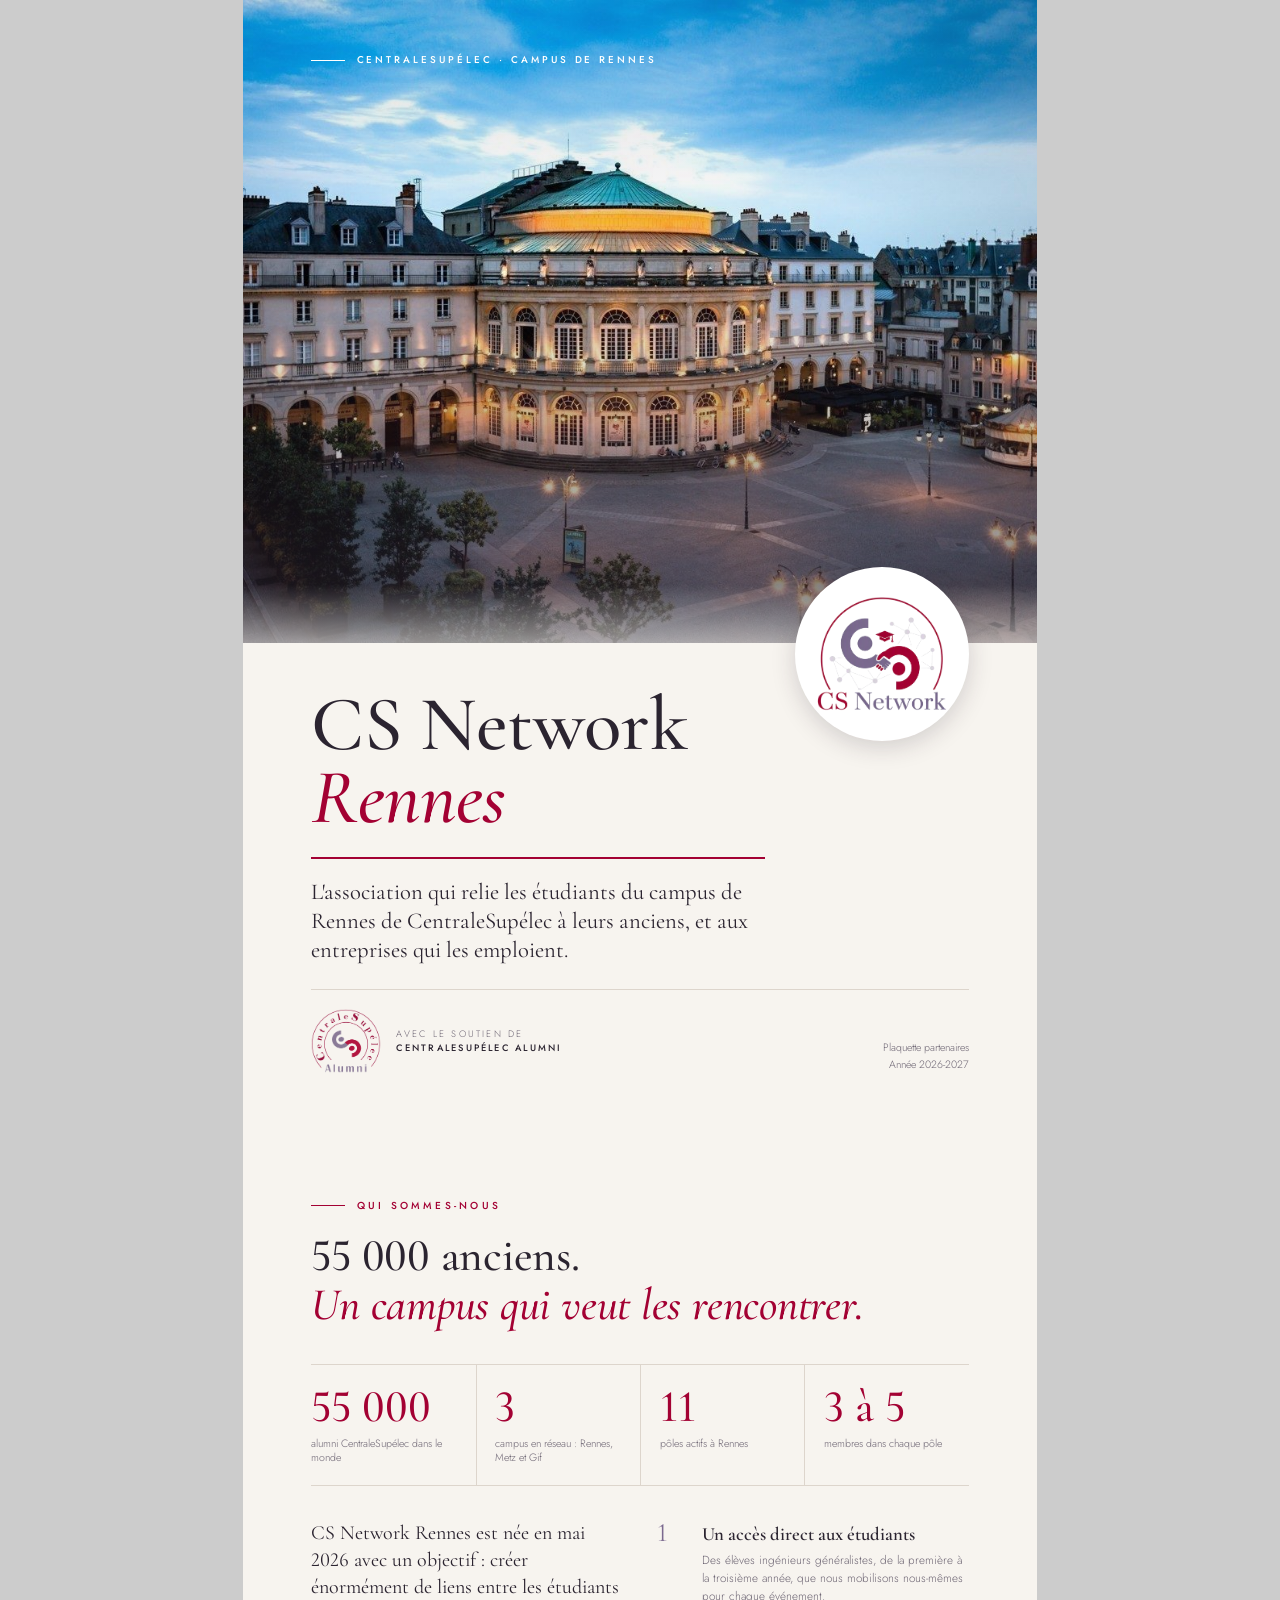
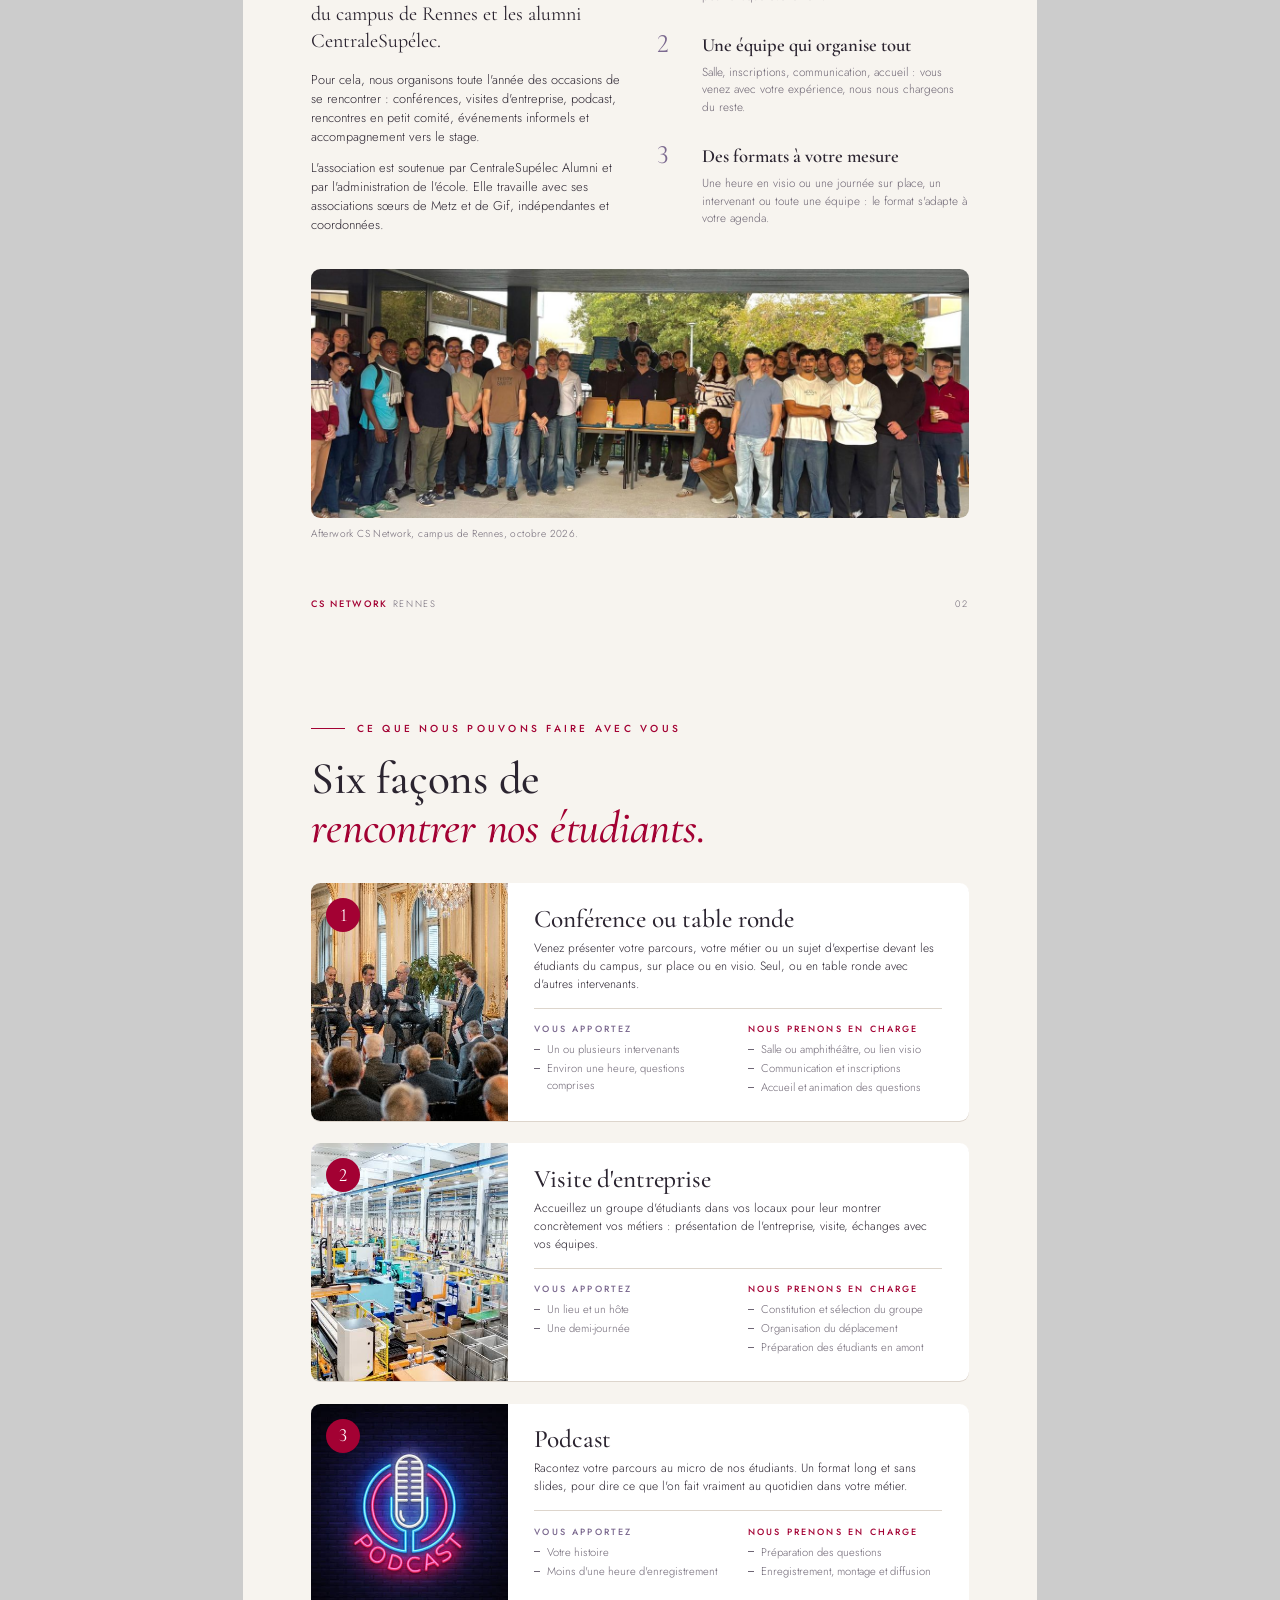
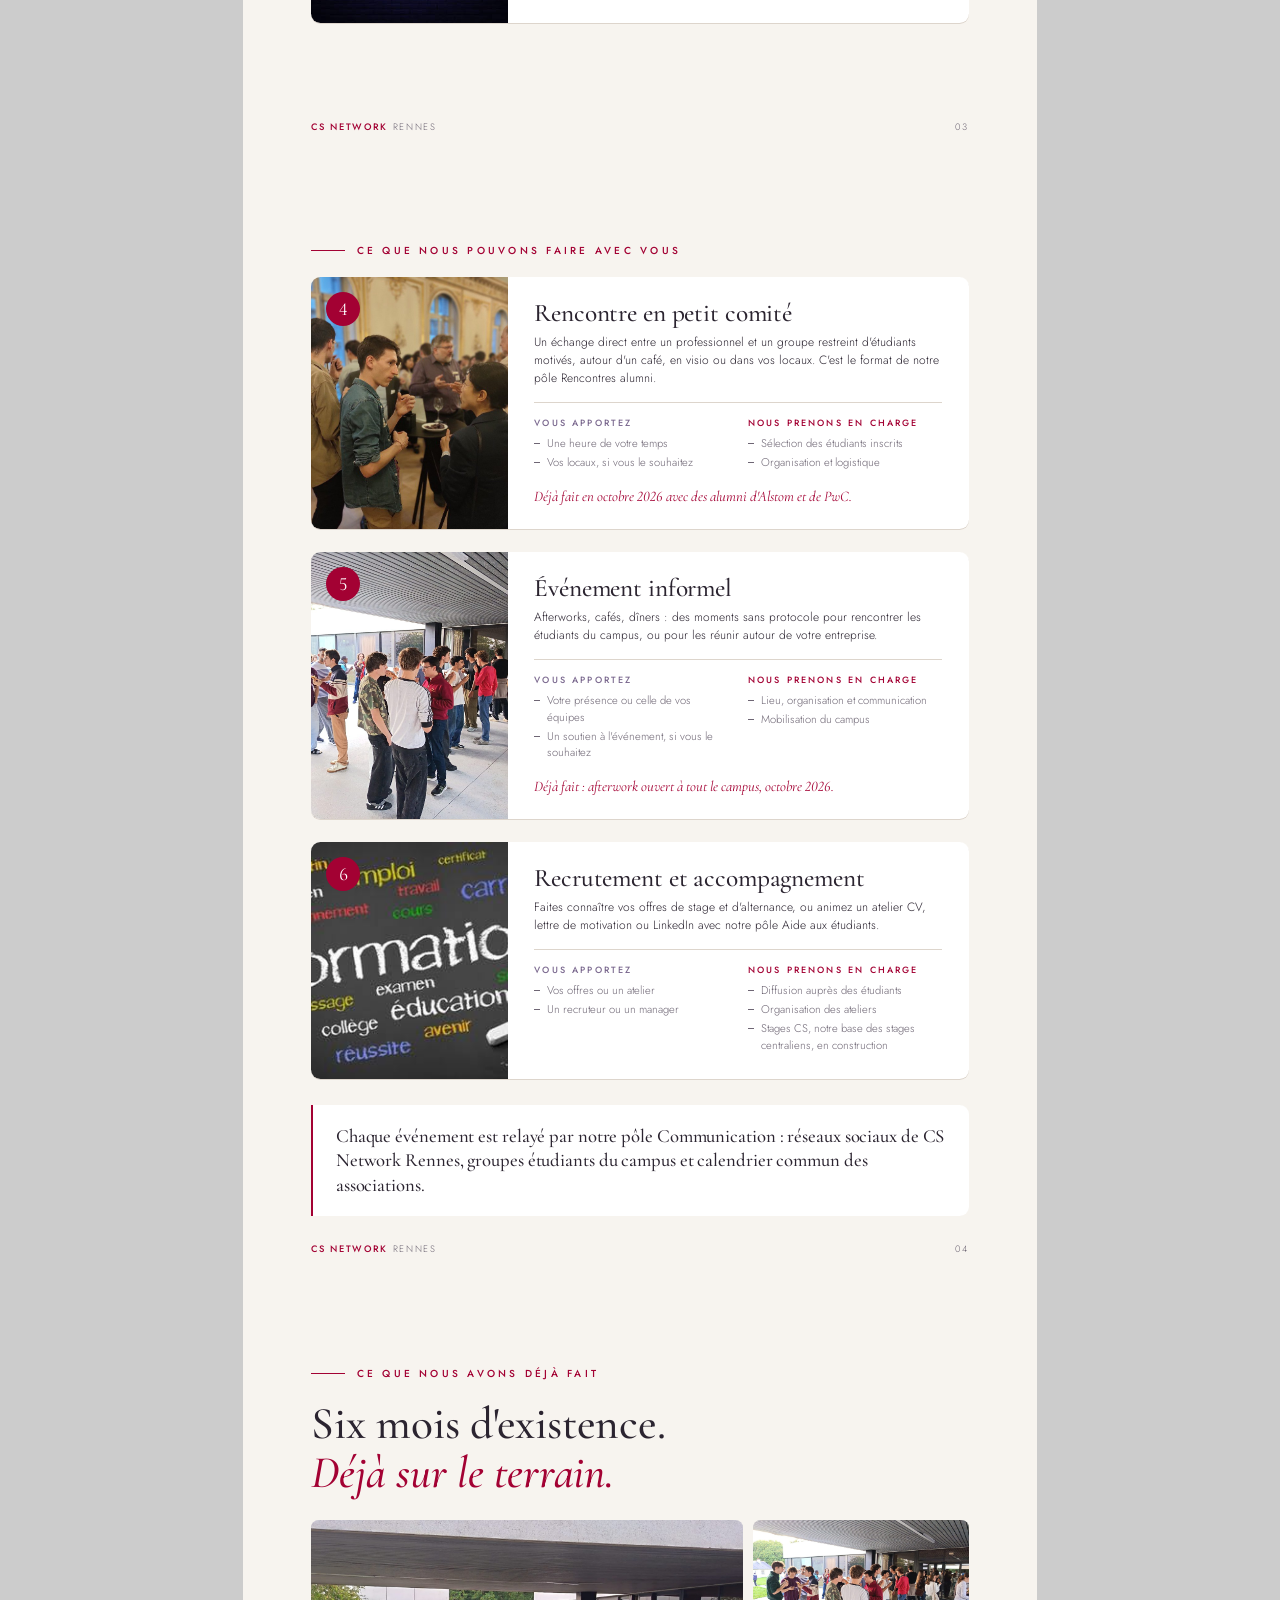
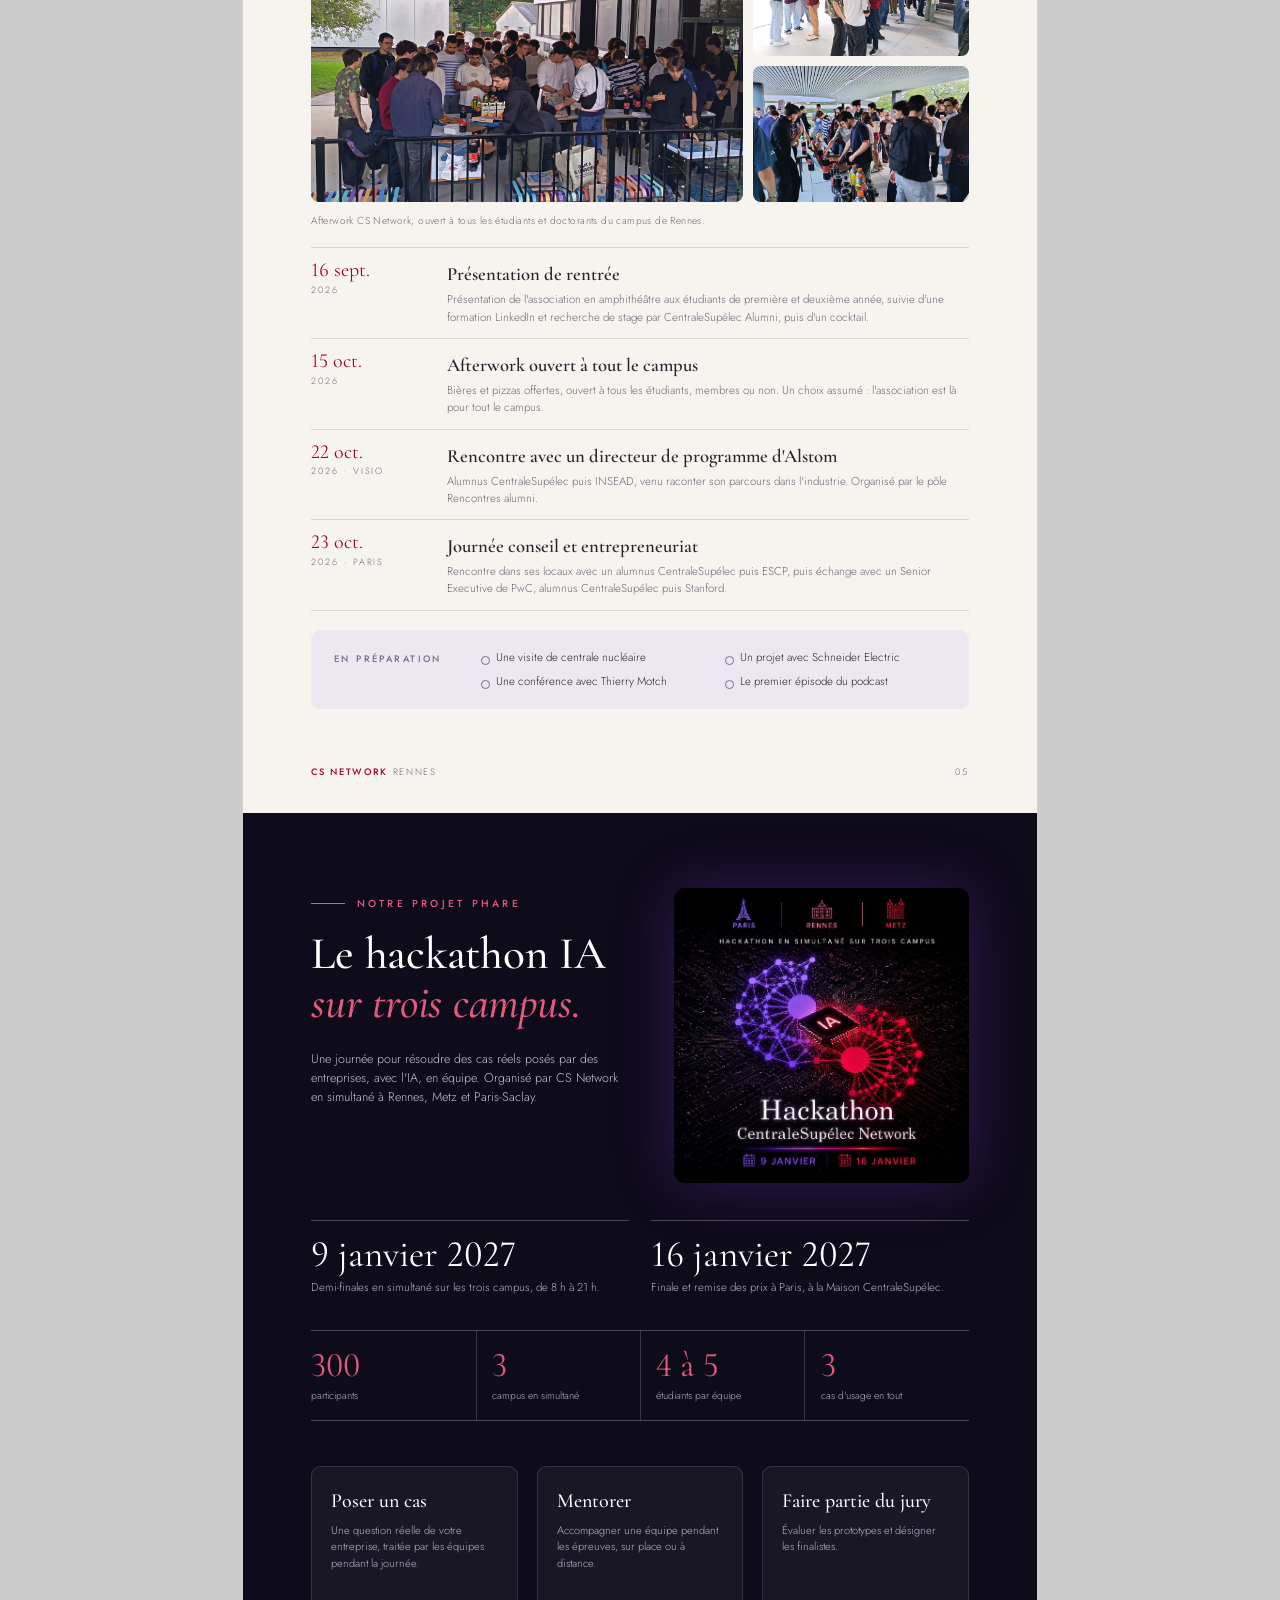
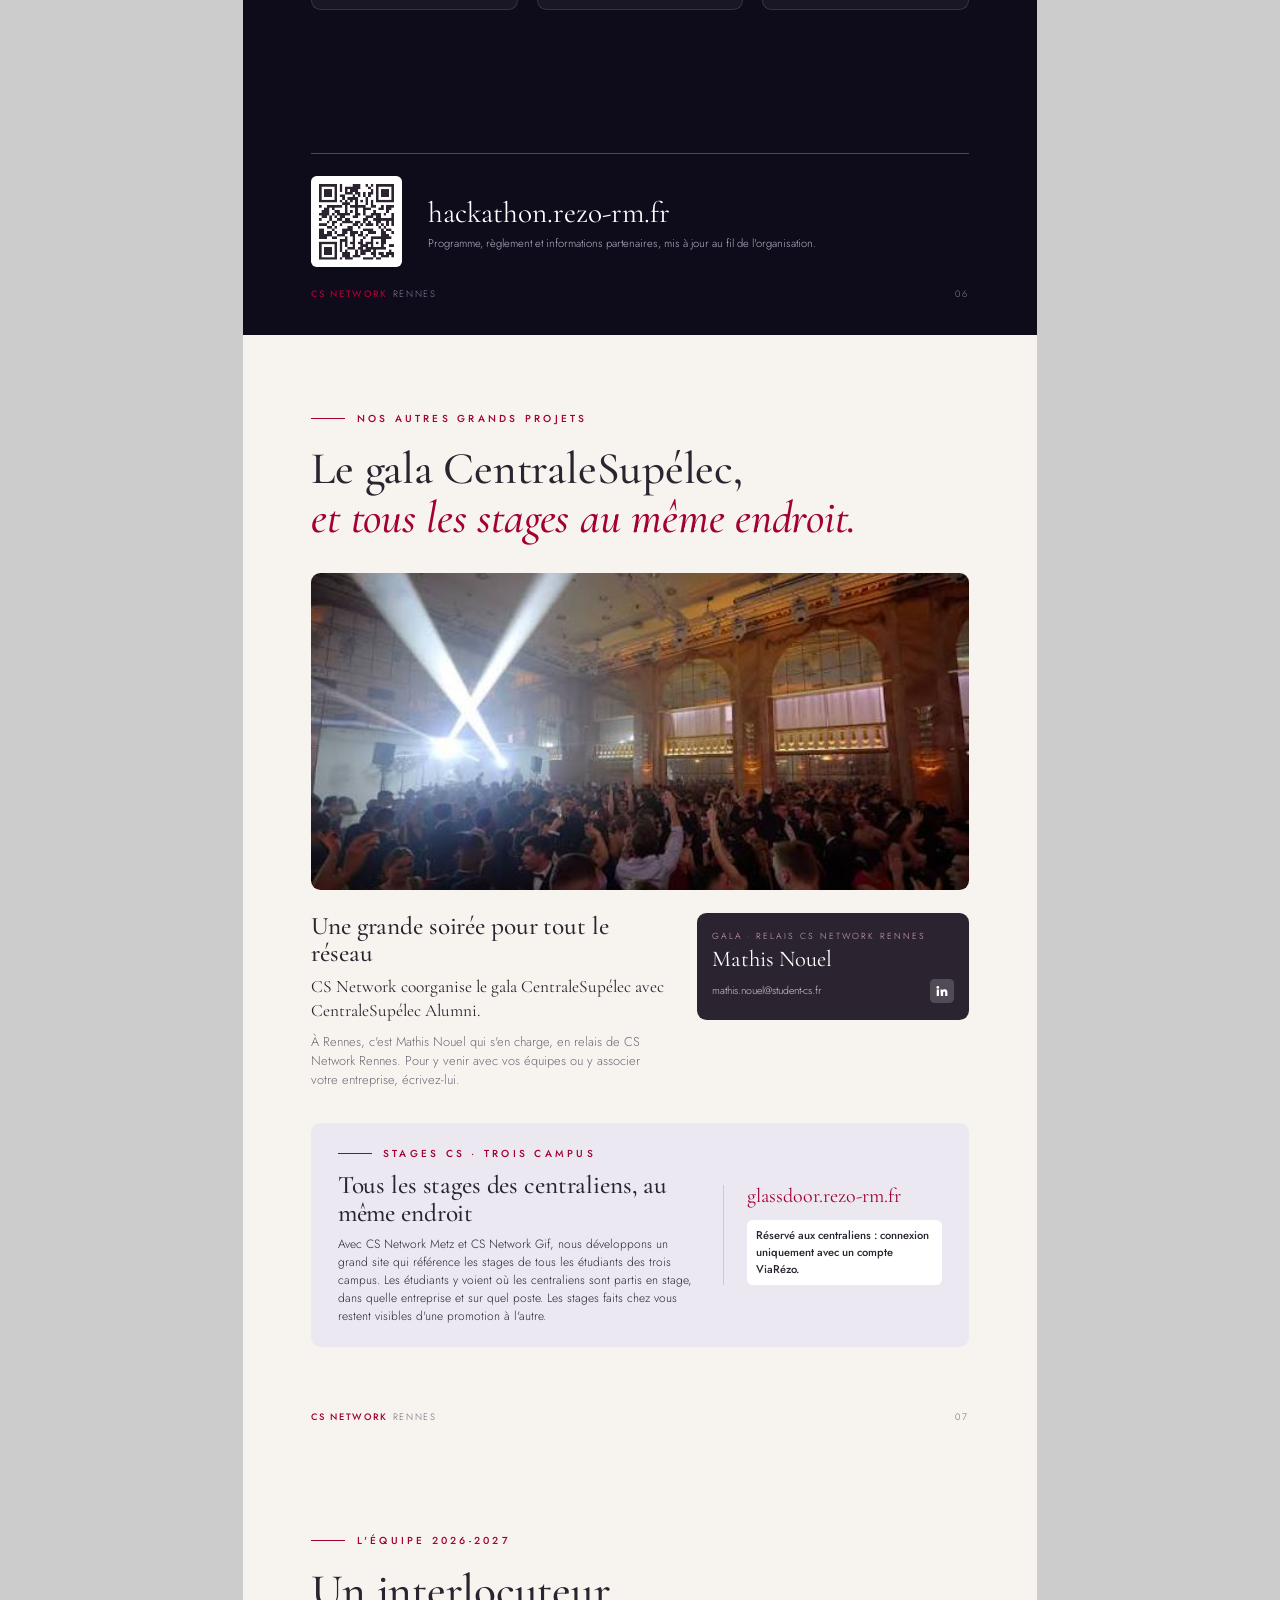
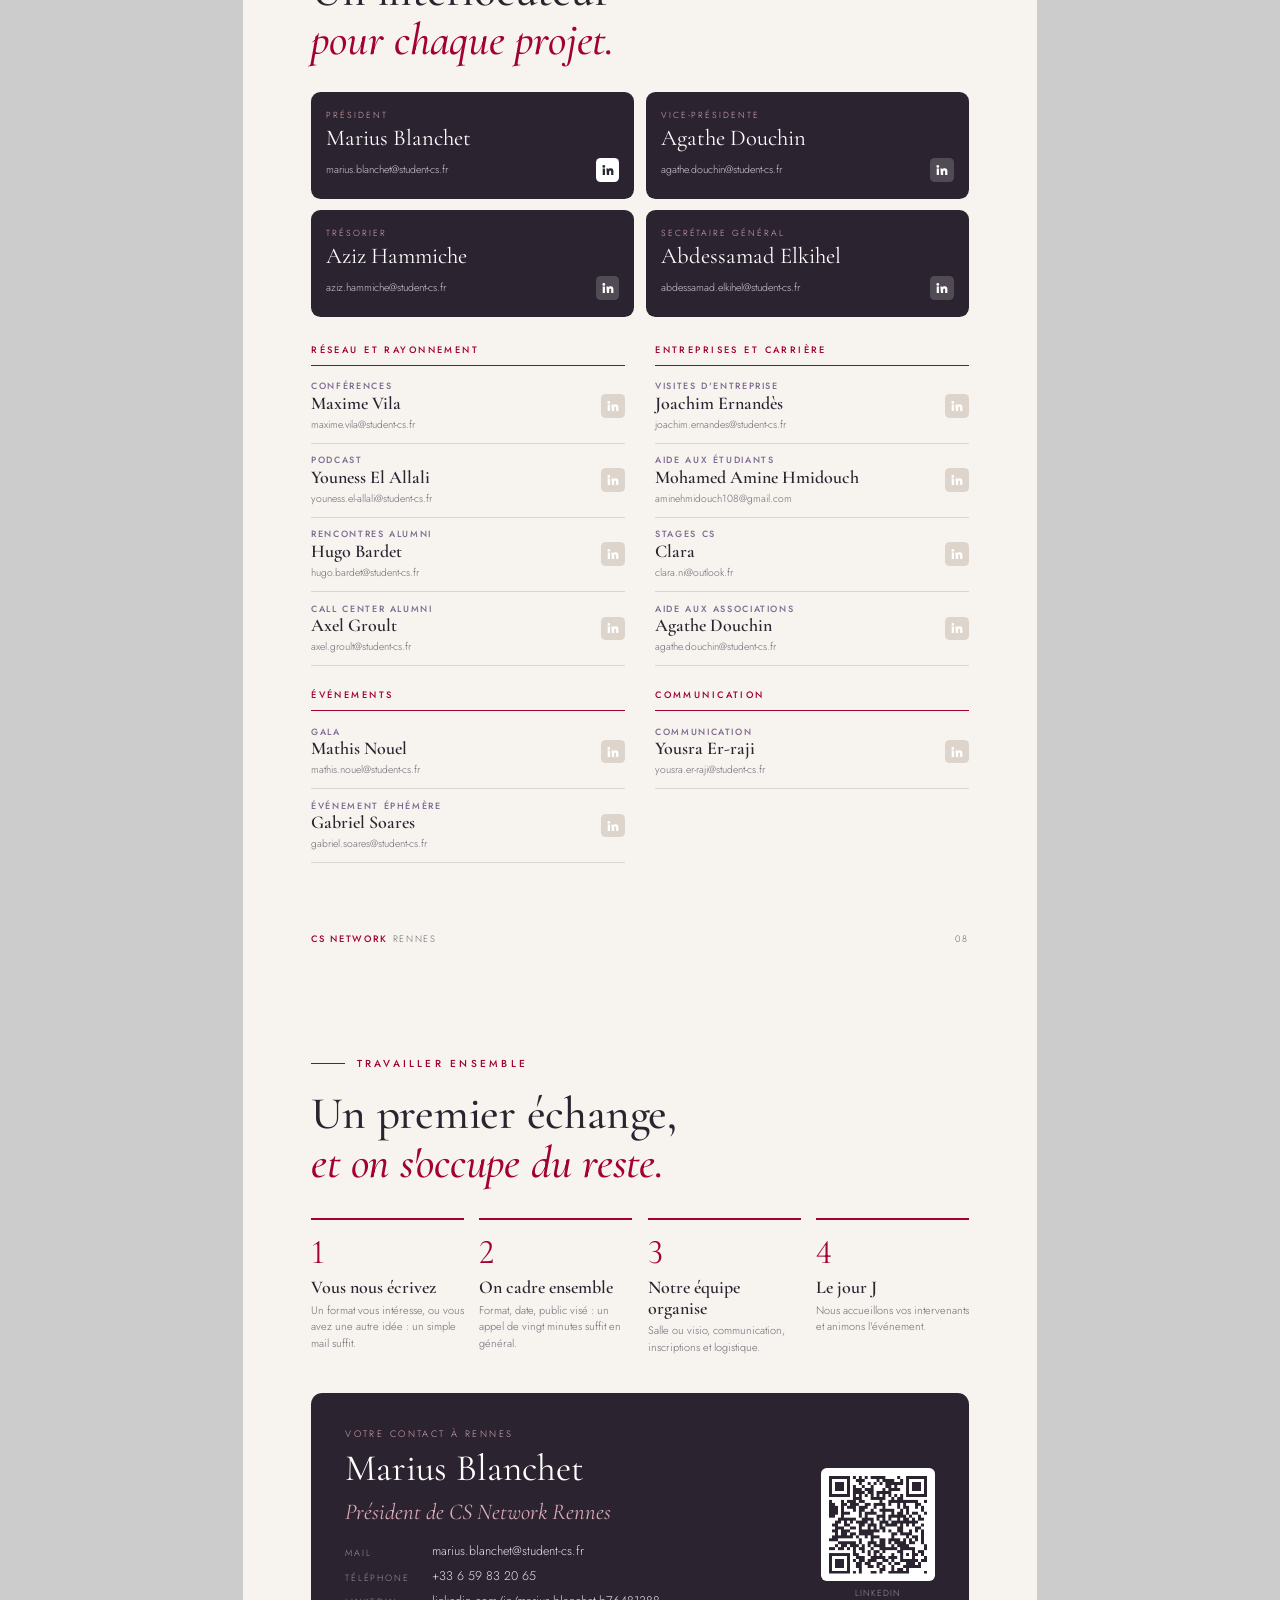
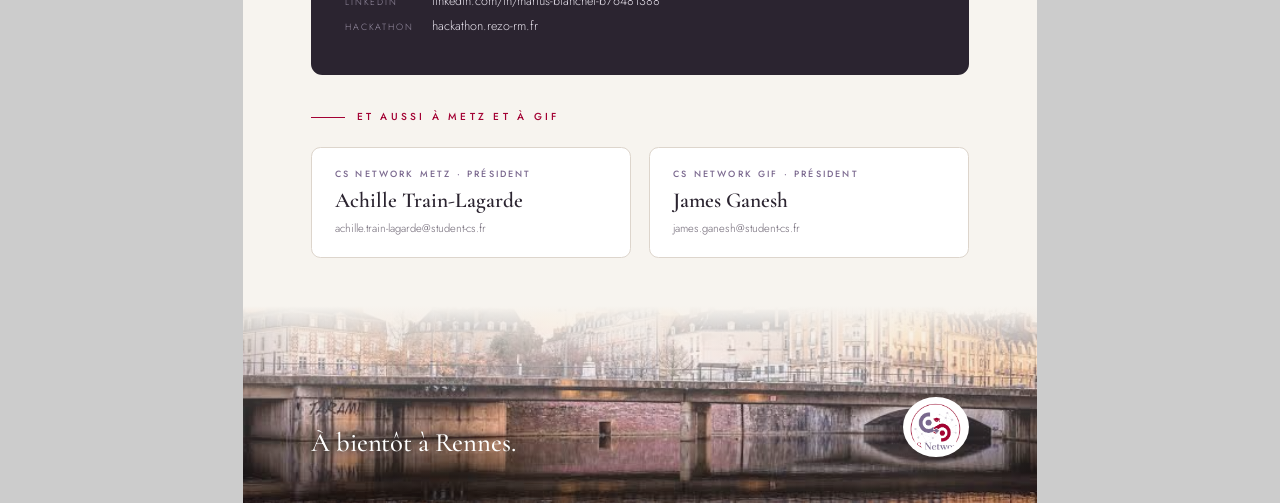
<file: index.html>
<!doctype html>
<html lang="fr">
<head>
<meta charset="utf-8">
<title>CS Network Rennes</title>
<style>
@font-face{font-family:"Cormorant";src:url(fonts/cormorant-garamond-latin-400-normal.woff2);font-weight:400}
@font-face{font-family:"Cormorant";src:url(fonts/cormorant-garamond-latin-500-normal.woff2);font-weight:500}
@font-face{font-family:"Cormorant";src:url(fonts/cormorant-garamond-latin-600-normal.woff2);font-weight:600}
@font-face{font-family:"Cormorant";src:url(fonts/cormorant-garamond-latin-400-italic.woff2);font-weight:400;font-style:italic}
@font-face{font-family:"Cormorant";src:url(fonts/cormorant-garamond-latin-500-italic.woff2);font-weight:500;font-style:italic}
@font-face{font-family:"Jost";src:url(fonts/jost-latin-300-normal.woff2);font-weight:300}
@font-face{font-family:"Jost";src:url(fonts/jost-latin-400-normal.woff2);font-weight:400}
@font-face{font-family:"Jost";src:url(fonts/jost-latin-500-normal.woff2);font-weight:500}

:root{
  --red:#A30133; --red-soft:#F3E3E7; --violet:#7B698F; --violet-soft:#ECE8F1;
  --ink:#2B2430; --muted:#6E6674; --cream:#F7F4EF; --line:#DDD5CC; --white:#fff;
}
@page{size:A4;margin:0}
*{box-sizing:border-box;margin:0;padding:0}
html,body{background:#ccc}
body{font-variant-numeric:lining-nums;font-family:"Jost",sans-serif;font-weight:300;color:var(--ink);font-size:9.6pt;line-height:1.5;-webkit-print-color-adjust:exact;print-color-adjust:exact}
.page{width:210mm;height:297mm;position:relative;overflow:hidden;background:var(--cream);page-break-after:always;margin:0 auto}
.pad{padding:20mm 18mm 18mm}
h1,h2,h3,.serif{font-family:"Cormorant",serif;font-weight:500;line-height:1.08;letter-spacing:-.005em}
h2{font-size:34pt;color:var(--ink)}
h2 em,h1 em{font-style:italic;color:var(--red)}
h3{font-size:16pt}
.kicker{font-family:"Jost";font-weight:500;font-size:7.6pt;letter-spacing:.32em;text-transform:uppercase;color:var(--red);margin-bottom:5mm;display:flex;align-items:center;gap:3mm}
.kicker::before{content:"";width:9mm;height:1px;background:var(--red)}
.lead{font-family:"Cormorant";font-size:15pt;line-height:1.35;color:var(--ink);font-weight:400}
.muted{color:var(--muted)}
.folio{position:absolute;bottom:9mm;left:18mm;right:18mm;display:flex;justify-content:space-between;font-size:7pt;letter-spacing:.18em;text-transform:uppercase;color:var(--muted)}
.folio b{font-weight:500;color:var(--red)}
img{display:block}
.photo{width:100%;height:100%;object-fit:cover}

/* ---------- COVER ---------- */
.cover{background:var(--ink)}
.cover .hero{position:absolute;inset:0 0 auto 0;height:182mm}
.cover .hero::after{content:"";position:absolute;inset:0;background:linear-gradient(180deg,rgba(43,36,48,.15) 0%,rgba(43,36,48,0) 40%,rgba(43,36,48,.55) 85%,var(--cream) 100%)}
.cover .panel{position:absolute;left:0;right:0;bottom:0;height:127mm;background:var(--cream);padding:6mm 18mm 0}
.cover .badge{position:absolute;top:14mm;left:18mm;display:flex;align-items:center;gap:3mm;color:#fff;font-size:7.4pt;letter-spacing:.3em;text-transform:uppercase;font-weight:500}
.cover .badge span{width:9mm;height:1px;background:#fff}
.cover .logo{position:absolute;right:18mm;top:150mm;width:46mm;height:46mm;border-radius:50%;background:#fff;padding:5mm;box-shadow:0 6px 24px rgba(43,36,48,.18)}
.cover .logo img{width:100%;height:100%;object-fit:contain}
.cover h1{font-size:58pt;line-height:.95;color:var(--ink);margin-top:6mm}
.cover h1 em{display:block}
.cover .rule{width:120mm;height:1.2px;background:var(--red);margin:6mm 0 5mm}
.cover .tag{font-family:"Cormorant";font-size:17pt;line-height:1.3;max-width:120mm}
.cover .bottom{position:absolute;left:18mm;right:18mm;bottom:13mm;display:flex;align-items:flex-end;justify-content:space-between;border-top:1px solid var(--line);padding-top:5mm}
.cover .partner{display:flex;align-items:center;gap:4mm;font-size:7pt;letter-spacing:.24em;text-transform:uppercase;color:var(--muted)}
.cover .partner img{height:17mm}
.cover .where{text-align:right;font-size:8pt;color:var(--muted);line-height:1.6}

/* ---------- STATS ---------- */
.stats{display:grid;grid-template-columns:repeat(4,1fr);border-top:1px solid var(--line);border-bottom:1px solid var(--line);margin:9mm 0}
.stat{padding:5mm 4mm 5mm 0}
.stat+.stat{padding-left:5mm;border-left:1px solid var(--line)}
.stat .n{font-family:"Cormorant";font-size:34pt;color:var(--red);line-height:1;font-weight:500}
.stat .l{font-size:8pt;color:var(--muted);margin-top:2mm;line-height:1.35}

.two{display:grid;grid-template-columns:1fr 1fr;gap:9mm}
.pillars{display:grid;gap:5mm}
.pillar{display:grid;grid-template-columns:9mm 1fr;gap:3mm}
.pillar .num{font-family:"Cormorant";font-size:20pt;color:var(--violet);line-height:1}
.pillar h4{font-family:"Cormorant";font-size:14pt;font-weight:600;margin-bottom:1mm}
.pillar p{font-size:8.8pt;color:var(--muted)}

/* ---------- OFFERS ---------- */
.offers{display:grid;gap:6mm;margin-top:8mm}
.offer{display:grid;grid-template-columns:52mm 1fr;background:#fff;border-radius:2.5mm;overflow:hidden;box-shadow:0 1px 0 var(--line)}
.offer .img{height:100%;min-height:58mm;position:relative}
.offer .img .tagn{position:absolute;left:4mm;top:4mm;background:var(--red);color:#fff;font-family:"Cormorant";font-size:14pt;width:9mm;height:9mm;border-radius:50%;display:flex;align-items:center;justify-content:center;line-height:1}
.offer .body{padding:6mm 7mm 6mm}
.offer h3{font-size:19pt;margin-bottom:1.5mm}
.offer .desc{font-size:9pt;color:var(--ink);margin-bottom:4mm}
.split{display:grid;grid-template-columns:1fr 1fr;gap:5mm;border-top:1px solid var(--line);padding-top:3.5mm}
.split h5{font-size:6.8pt;letter-spacing:.24em;text-transform:uppercase;font-weight:500;margin-bottom:1.4mm}
.split .you h5{color:var(--violet)}
.split .us h5{color:var(--red)}
.split ul{list-style:none;font-size:8.4pt;color:var(--muted)}
.split li{padding-left:3.5mm;position:relative;margin-bottom:.6mm}
.split li::before{content:"";position:absolute;left:0;top:2.1mm;width:1.6mm;height:1px;background:currentColor}
.proof{margin-top:3mm;font-size:8pt;color:var(--red);font-style:italic;font-family:"Cormorant";font-size:11pt}
.offer.noimg{grid-template-columns:1fr}
.duo{display:grid;grid-template-columns:1fr 1fr;gap:6mm}
.duo .offer{grid-template-columns:1fr}
.duo .offer .img{min-height:36mm;height:36mm}
.icon-head{display:flex;align-items:center;gap:3mm;margin-bottom:2mm}

/* ---------- DONE ---------- */
.mosaic{display:grid;grid-template-columns:2fr 1fr;grid-template-rows:36mm 36mm;gap:2.5mm;margin:6mm 0 3mm}
.mosaic div{overflow:hidden;border-radius:2mm}
.mosaic .big{grid-row:span 2}
.caption{font-size:7.6pt;color:var(--muted);letter-spacing:.04em}
.timeline{margin-top:5mm;display:grid;gap:0}
.ev{display:grid;grid-template-columns:30mm 1fr;gap:6mm;padding:3.2mm 0;border-top:1px solid var(--line)}
.ev:last-child{border-bottom:1px solid var(--line)}
.ev .d{font-family:"Cormorant";font-size:15pt;color:var(--red);line-height:1.05}
.ev .d small{display:block;font-family:"Jost";font-size:6.8pt;letter-spacing:.2em;text-transform:uppercase;color:var(--muted);margin-top:1mm}
.ev h4{font-family:"Cormorant";font-size:14pt;font-weight:600;margin-bottom:.8mm}
.ev p{font-size:8.6pt;color:var(--muted)}
.prep{margin-top:5mm;background:var(--violet-soft);border-radius:2.5mm;padding:5mm 6mm;display:grid;grid-template-columns:34mm 1fr;gap:5mm;align-items:start}
.prep h5{font-size:7pt;letter-spacing:.26em;text-transform:uppercase;color:var(--violet);font-weight:500;padding-top:1mm}
.prep ul{list-style:none;display:grid;grid-template-columns:1fr 1fr;gap:1.8mm 6mm;font-size:8.6pt}
.prep li{padding-left:4mm;position:relative}
.prep li::before{content:"";position:absolute;left:0;top:2mm;width:1.8mm;height:1.8mm;border-radius:50%;border:1px solid var(--violet)}

/* ---------- HACKATHON ---------- */
.hk{background:#0E0B1A;color:#EDEAF4}
.hk .visual{position:absolute;top:20mm;right:18mm;width:78mm;height:78mm;border-radius:3mm;overflow:hidden;box-shadow:0 0 60px rgba(160,60,255,.25)}

.hk .kicker{color:#E25A7E}.hk .kicker::before{background:#E25A7E}
.hk h2{color:#fff;font-size:34pt;max-width:92mm}
.hk h2 .nw{white-space:nowrap}
.hk h2 em{color:#E25A7E}
.hk .content{position:absolute;left:18mm;right:18mm;top:22mm}
.hk .dates{margin-top:30mm;display:grid;grid-template-columns:1fr 1fr;gap:6mm}
.hk .date{border-top:1px solid rgba(255,255,255,.25);padding-top:4mm}
.hk .date .n{font-family:"Cormorant";font-size:28pt;color:#fff;line-height:1}
.hk .date p{font-size:8.6pt;color:#B9B2C9;margin-top:1.5mm}
.hk .figs{display:grid;grid-template-columns:repeat(4,1fr);gap:0;margin-top:9mm;border-top:1px solid rgba(255,255,255,.25);border-bottom:1px solid rgba(255,255,255,.25)}
.hk .fig{padding:4.5mm 3mm 4.5mm 0}
.hk .fig+.fig{padding-left:4mm;border-left:1px solid rgba(255,255,255,.18)}
.hk .fig .n{font-family:"Cormorant";font-size:26pt;color:#E25A7E;line-height:1}
.hk .fig .l{font-size:7.8pt;color:#B9B2C9;margin-top:1.5mm;line-height:1.35}
.hk .roles{display:grid;grid-template-columns:repeat(3,1fr);gap:5mm;margin-top:12mm}
.hk .role{min-height:38mm}
.hk .role{background:rgba(255,255,255,.05);border:1px solid rgba(255,255,255,.12);border-radius:2.5mm;padding:5mm}
.hk .role h4{font-family:"Cormorant";font-size:15pt;color:#fff;font-weight:500;margin-bottom:1.5mm}
.hk .role p{font-size:8.3pt;color:#B9B2C9}
.hk .cta{position:absolute;left:18mm;right:18mm;bottom:18mm;display:flex;align-items:center;gap:7mm;border-top:1px solid rgba(255,255,255,.25);padding-top:6mm}
.hk .cta img{width:24mm;height:24mm;background:#fff;padding:2mm;border-radius:1.5mm}
.hk .cta .url{font-family:"Cormorant";font-size:22pt;color:#fff}
.hk .cta p{font-size:8.4pt;color:#B9B2C9}
.hk .folio{color:#8A82A0}

/* ---------- GALA ET STAGES ---------- */
.gala-ph{position:relative;height:84mm;border-radius:2.5mm;overflow:hidden;margin-top:8mm}
.gala-ph .gd{position:absolute;right:5mm;bottom:5mm;width:26mm;height:26mm;border-radius:50%;background:var(--ink);color:#fff;display:flex;flex-direction:column;align-items:center;justify-content:center;font-family:"Cormorant";font-size:17pt;line-height:1}
.gala-ph .gd span{font-family:"Jost";font-size:6pt;letter-spacing:.24em;text-transform:uppercase;color:#D9A9B7;margin-bottom:1.2mm}
.gala-row{display:grid;grid-template-columns:1fr 72mm;gap:8mm;margin-top:6mm;align-items:start}
.gala-row h3,.stg h3{font-size:19pt}
.stg{margin-top:9mm;background:var(--violet-soft);border-radius:2.5mm;padding:6mm 7mm;display:grid;grid-template-columns:1fr 58mm;gap:7mm;align-items:center}
.stg p{font-size:9pt}
.stg-url{border-left:1px solid #CFC5DA;padding-left:6mm}
.stg-url .u{font-family:"Cormorant";font-size:15pt;color:var(--red);line-height:1.15}
.stg-url p{font-size:7.8pt;color:var(--muted);margin-top:2mm}
.stg-url .acc{font-size:8.4pt;color:var(--ink);font-weight:500;background:#fff;border-radius:1.5mm;padding:2mm 2.5mm;margin-top:3mm}

/* ---------- TEAM ---------- */
.bureau{display:grid;grid-template-columns:repeat(2,1fr);gap:3mm;margin:7mm 0 7mm}
.b{background:var(--ink);color:#fff;border-radius:2.5mm;padding:4.5mm 4mm}
.b .r{font-size:6.6pt;letter-spacing:.22em;text-transform:uppercase;color:#D9A9B7}
.b .nm{font-family:"Cormorant";font-size:17pt;line-height:1.1;margin:1mm 0 2mm}
.b .ct{display:flex;align-items:center;justify-content:space-between;gap:2mm;font-size:8pt;color:#CFC8D6}
.groups{display:grid;grid-template-columns:1fr 1fr;gap:6mm 8mm}
.group h5{font-size:7pt;letter-spacing:.26em;text-transform:uppercase;color:var(--red);font-weight:500;padding-bottom:2mm;border-bottom:1px solid var(--red);margin-bottom:1mm}
.p{display:grid;grid-template-columns:1fr auto;align-items:center;gap:3mm;padding:2.6mm 0;border-bottom:1px solid var(--line)}
.p .pole{font-size:6.8pt;letter-spacing:.18em;text-transform:uppercase;color:var(--violet);font-weight:500}
.p .nm{font-family:"Cormorant";font-size:13.5pt;font-weight:600;line-height:1.15}
.p .mail{font-size:7.8pt;color:var(--muted)}
.li{width:6.2mm;height:6.2mm;border-radius:1.2mm;display:flex;align-items:center;justify-content:center;flex:none}
.li svg{width:3.6mm;height:3.6mm;fill:#fff}
.li.on{background:var(--violet)}
.li.off{background:var(--line)}
.b .li.on{background:#fff}.b .li.on svg{fill:var(--ink)}
.b .li.off{background:rgba(255,255,255,.18)}
a{color:inherit;text-decoration:none}

/* ---------- CONTACT ---------- */
.steps{display:grid;grid-template-columns:repeat(4,1fr);gap:4mm;margin:8mm 0 10mm}
.step{border-top:2px solid var(--red);padding-top:4mm}
.step .n{font-family:"Cormorant";font-size:26pt;color:var(--red);line-height:1}
.step h4{font-family:"Cormorant";font-size:13.5pt;font-weight:600;margin:2mm 0 1mm;line-height:1.15}
.step p{font-size:8.2pt;color:var(--muted)}
.contact-card{background:var(--ink);color:#fff;border-radius:3mm;padding:9mm 9mm;display:grid;grid-template-columns:1fr 30mm;gap:8mm;align-items:center}
.contact-card .r{font-size:7pt;letter-spacing:.26em;text-transform:uppercase;color:#D9A9B7}
.contact-card .nm{font-family:"Cormorant";font-size:28pt;line-height:1.05;margin:2mm 0 4mm}
.contact-card .line{display:flex;gap:3mm;font-size:9.4pt;color:#E7E2EC;margin-bottom:1.6mm}
.contact-card .line span{width:20mm;font-size:6.8pt;letter-spacing:.2em;text-transform:uppercase;color:#9C93A8;padding-top:1mm}
.contact-card img{width:30mm;height:30mm;background:#fff;padding:2mm;border-radius:1.5mm}
.contact-card .qrl{font-size:6.6pt;color:#9C93A8;text-align:center;margin-top:1.5mm;letter-spacing:.12em;text-transform:uppercase}
.campus{display:grid;grid-template-columns:1fr 1fr;gap:5mm;margin-top:6mm}
.cp{border:1px solid var(--line);border-radius:2.5mm;padding:5mm 6mm;background:#fff}
.cp .r{font-size:6.8pt;letter-spacing:.24em;text-transform:uppercase;color:var(--violet);font-weight:500}
.cp .nm{font-family:"Cormorant";font-size:16pt;font-weight:600;margin:1mm 0 .5mm}
.cp .mail{font-size:8.4pt;color:var(--muted)}
.end{position:absolute;left:0;right:0;bottom:0;height:52mm}
.end::before{content:"";position:absolute;inset:0;background:linear-gradient(180deg,var(--cream) 0%,rgba(247,244,239,.2) 45%,rgba(43,36,48,.25) 100%);z-index:1}
.end .sign{position:absolute;z-index:2;left:18mm;right:18mm;bottom:12mm;display:flex;justify-content:space-between;align-items:flex-end;color:#fff}
.end .sign .serif{font-size:20pt;text-shadow:0 1px 8px rgba(0,0,0,.35)}
.end .sign img{height:16mm;background:#fff;border-radius:50%;padding:1.5mm}
</style>
</head>
<body>

<!-- ============ 1. COUVERTURE ============ -->
<section class="page cover">
  <div class="hero"><img class="photo" src="img/opera.jpg" alt="Place de la Mairie et Opéra de Rennes"></div>
  <div class="badge"><span></span>CentraleSupélec · Campus de Rennes</div>
  <div class="panel">
    <h1>CS Network<em>Rennes</em></h1>
    <div class="rule"></div>
    <p class="tag">L'association qui relie les étudiants du campus de Rennes de CentraleSupélec à leurs anciens, et aux entreprises qui les emploient.</p>
    <div class="bottom">
      <div class="partner"><img src="img/logo-csa.png" alt="CentraleSupélec Alumni"><div>Avec le soutien de<br><b style="color:var(--ink);font-weight:500">CentraleSupélec Alumni</b></div></div>
      <div class="where">Plaquette partenaires<br>Année 2026-2027</div>
    </div>
  </div>
  <div class="logo"><img src="img/logo-csn.png" alt="CS Network"></div>
</section>

<!-- ============ 2. QUI SOMMES-NOUS ============ -->
<section class="page"><div class="pad">
  <div class="kicker">Qui sommes-nous</div>
  <h2>55 000 anciens.<br><em>Un campus qui veut les rencontrer.</em></h2>
  <div class="stats">
    <div class="stat"><div class="n">55 000</div><div class="l">alumni CentraleSupélec dans le monde</div></div>
    <div class="stat"><div class="n">3</div><div class="l">campus en réseau : Rennes, Metz et Gif</div></div>
    <div class="stat"><div class="n">11</div><div class="l">pôles actifs à Rennes</div></div>
    <div class="stat"><div class="n">3 à 5</div><div class="l">membres dans chaque pôle</div></div>
  </div>
  <div class="two">
    <div>
      <p class="lead">CS Network Rennes est née en mai 2026 avec un objectif&nbsp;: créer énormément de liens entre les étudiants du campus de Rennes et les alumni CentraleSupélec.</p>
      <p style="margin-top:4mm">Pour cela, nous organisons toute l'année des occasions de se rencontrer&nbsp;: conférences, visites d'entreprise, podcast, rencontres en petit comité, événements informels et accompagnement vers le stage.</p>
      <p style="margin-top:3mm">L'association est soutenue par CentraleSupélec Alumni et par l'administration de l'école. Elle travaille avec ses associations sœurs de Metz et de Gif, indépendantes et coordonnées.</p>
    </div>
    <div class="pillars">
      <div class="pillar"><div class="num">1</div><div><h4>Un accès direct aux étudiants</h4><p>Des élèves ingénieurs généralistes, de la première à la troisième année, que nous mobilisons nous-mêmes pour chaque événement.</p></div></div>
      <div class="pillar"><div class="num">2</div><div><h4>Une équipe qui organise tout</h4><p>Salle, inscriptions, communication, accueil&nbsp;: vous venez avec votre expérience, nous nous chargeons du reste.</p></div></div>
      <div class="pillar"><div class="num">3</div><div><h4>Des formats à votre mesure</h4><p>Une heure en visio ou une journée sur place, un intervenant ou toute une équipe&nbsp;: le format s'adapte à votre agenda.</p></div></div>
    </div>
  </div>
  <div style="margin-top:9mm;height:66mm;border-radius:2.5mm;overflow:hidden"><img class="photo" src="img/aw3.jpg" style="object-position:50% 62%" alt="L'équipe et les étudiants lors de l'afterwork"></div>
  <p class="caption" style="margin-top:2mm">Afterwork CS Network, campus de Rennes, octobre 2026.</p>
</div>
<div class="folio"><span><b>CS Network</b> Rennes</span><span>02</span></div></section>

<!-- ============ 3. OFFRES (1/2) ============ -->
<section class="page"><div class="pad">
  <div class="kicker">Ce que nous pouvons faire avec vous</div>
  <h2>Six façons de<br><em>rencontrer nos étudiants.</em></h2>
  <div class="offers">
    <div class="offer">
      <div class="img"><img class="photo" src="img/conference.jpg" alt=""><div class="tagn">1</div></div>
      <div class="body">
        <h3>Conférence ou table ronde</h3>
        <p class="desc">Venez présenter votre parcours, votre métier ou un sujet d'expertise devant les étudiants du campus, sur place ou en visio. Seul, ou en table ronde avec d'autres intervenants.</p>
        <div class="split">
          <div class="you"><h5>Vous apportez</h5><ul><li>Un ou plusieurs intervenants</li><li>Environ une heure, questions comprises</li></ul></div>
          <div class="us"><h5>Nous prenons en charge</h5><ul><li>Salle ou amphithéâtre, ou lien visio</li><li>Communication et inscriptions</li><li>Accueil et animation des questions</li></ul></div>
        </div>
      </div>
    </div>
    <div class="offer">
      <div class="img"><img class="photo" src="img/usine.jpg" alt=""><div class="tagn">2</div></div>
      <div class="body">
        <h3>Visite d'entreprise</h3>
        <p class="desc">Accueillez un groupe d'étudiants dans vos locaux pour leur montrer concrètement vos métiers&nbsp;: présentation de l'entreprise, visite, échanges avec vos équipes.</p>
        <div class="split">
          <div class="you"><h5>Vous apportez</h5><ul><li>Un lieu et un hôte</li><li>Une demi-journée</li></ul></div>
          <div class="us"><h5>Nous prenons en charge</h5><ul><li>Constitution et sélection du groupe</li><li>Organisation du déplacement</li><li>Préparation des étudiants en amont</li></ul></div>
        </div>
      </div>
    </div>
    <div class="offer">
      <div class="img"><img class="photo" src="img/podcast.jpg" alt=""><div class="tagn">3</div></div>
      <div class="body">
        <h3>Podcast</h3>
        <p class="desc">Racontez votre parcours au micro de nos étudiants. Un format long et sans slides, pour dire ce que l'on fait vraiment au quotidien dans votre métier.</p>
        <div class="split">
          <div class="you"><h5>Vous apportez</h5><ul><li>Votre histoire</li><li>Moins d'une heure d'enregistrement</li></ul></div>
          <div class="us"><h5>Nous prenons en charge</h5><ul><li>Préparation des questions</li><li>Enregistrement, montage et diffusion</li></ul></div>
        </div>
      </div>
    </div>
  </div>
</div>
<div class="folio"><span><b>CS Network</b> Rennes</span><span>03</span></div></section>

<!-- ============ 4. OFFRES (2/2) ============ -->
<section class="page"><div class="pad">
  <div class="kicker">Ce que nous pouvons faire avec vous</div>
  <div class="offers" style="margin-top:0">
    <div class="offer">
      <div class="img"><img class="photo" src="img/cocktail.jpg" alt=""><div class="tagn">4</div></div>
      <div class="body">
        <h3>Rencontre en petit comité</h3>
        <p class="desc">Un échange direct entre un professionnel et un groupe restreint d'étudiants motivés, autour d'un café, en visio ou dans vos locaux. C'est le format de notre pôle Rencontres alumni.</p>
        <div class="split">
          <div class="you"><h5>Vous apportez</h5><ul><li>Une heure de votre temps</li><li>Vos locaux, si vous le souhaitez</li></ul></div>
          <div class="us"><h5>Nous prenons en charge</h5><ul><li>Sélection des étudiants inscrits</li><li>Organisation et logistique</li></ul></div>
        </div>
        <p class="proof">Déjà fait en octobre 2026 avec des alumni d'Alstom et de PwC.</p>
      </div>
    </div>
    <div class="offer">
      <div class="img"><img class="photo" src="img/aw4.jpg" style="object-position:45% 50%" alt=""><div class="tagn">5</div></div>
      <div class="body">
        <h3>Événement informel</h3>
        <p class="desc">Afterworks, cafés, dîners&nbsp;: des moments sans protocole pour rencontrer les étudiants du campus, ou pour les réunir autour de votre entreprise.</p>
        <div class="split">
          <div class="you"><h5>Vous apportez</h5><ul><li>Votre présence ou celle de vos équipes</li><li>Un soutien à l'événement, si vous le souhaitez</li></ul></div>
          <div class="us"><h5>Nous prenons en charge</h5><ul><li>Lieu, organisation et communication</li><li>Mobilisation du campus</li></ul></div>
        </div>
        <p class="proof">Déjà fait&nbsp;: afterwork ouvert à tout le campus, octobre 2026.</p>
      </div>
    </div>
    <div class="offer">
      <div class="img"><img class="photo" src="img/formation.jpg" alt=""><div class="tagn">6</div></div>
      <div class="body">
        <h3>Recrutement et accompagnement</h3>
        <p class="desc">Faites connaître vos offres de stage et d'alternance, ou animez un atelier CV, lettre de motivation ou LinkedIn avec notre pôle Aide aux étudiants.</p>
        <div class="split">
          <div class="you"><h5>Vous apportez</h5><ul><li>Vos offres ou un atelier</li><li>Un recruteur ou un manager</li></ul></div>
          <div class="us"><h5>Nous prenons en charge</h5><ul><li>Diffusion auprès des étudiants</li><li>Organisation des ateliers</li><li>Stages CS, notre base des stages centraliens, en construction</li></ul></div>
        </div>
      </div>
    </div>
  </div>
  <div style="margin-top:7mm;padding:5mm 6mm;border-left:2px solid var(--red);background:#fff;border-radius:0 2.5mm 2.5mm 0">
    <p class="serif" style="font-size:14pt;line-height:1.3">Chaque événement est relayé par notre pôle Communication&nbsp;: réseaux sociaux de CS Network Rennes, groupes étudiants du campus et calendrier commun des associations.</p>
  </div>
</div>
<div class="folio"><span><b>CS Network</b> Rennes</span><span>04</span></div></section>

<!-- ============ 5. DÉJÀ RÉALISÉ ============ -->
<section class="page"><div class="pad">
  <div class="kicker">Ce que nous avons déjà fait</div>
  <h2>Six mois d'existence.<br><em>Déjà sur le terrain.</em></h2>
  <div class="mosaic">
    <div class="big"><img class="photo" src="img/aw2.jpg" alt=""></div>
    <div><img class="photo" src="img/aw4.jpg" alt=""></div>
    <div><img class="photo" src="img/aw1.jpg" alt=""></div>
  </div>
  <p class="caption">Afterwork CS Network, ouvert à tous les étudiants et doctorants du campus de Rennes.</p>
  <div class="timeline">
    <div class="ev"><div class="d">16 sept.<small>2026</small></div><div><h4>Présentation de rentrée</h4><p>Présentation de l'association en amphithéâtre aux étudiants de première et deuxième année, suivie d'une formation LinkedIn et recherche de stage par CentraleSupélec Alumni, puis d'un cocktail.</p></div></div>
    <div class="ev"><div class="d">15 oct.<small>2026</small></div><div><h4>Afterwork ouvert à tout le campus</h4><p>Bières et pizzas offertes, ouvert à tous les étudiants, membres ou non. Un choix assumé&nbsp;: l'association est là pour tout le campus.</p></div></div>
    <div class="ev"><div class="d">22 oct.<small>2026 · visio</small></div><div><h4>Rencontre avec un directeur de programme d'Alstom</h4><p>Alumnus CentraleSupélec puis INSEAD, venu raconter son parcours dans l'industrie. Organisé par le pôle Rencontres alumni.</p></div></div>
    <div class="ev"><div class="d">23 oct.<small>2026 · Paris</small></div><div><h4>Journée conseil et entrepreneuriat</h4><p>Rencontre dans ses locaux avec un alumnus CentraleSupélec puis ESCP, puis échange avec un Senior Executive de PwC, alumnus CentraleSupélec puis Stanford.</p></div></div>
  </div>
  <div class="prep">
    <h5>En préparation</h5>
    <ul>
      <li>Une visite de centrale nucléaire</li>
      <li>Un projet avec Schneider Electric</li>
      <li>Une conférence avec Thierry Motch</li>
      <li>Le premier épisode du podcast</li>
    </ul>
  </div>
</div>
<div class="folio"><span><b>CS Network</b> Rennes</span><span>05</span></div></section>

<!-- ============ 6. HACKATHON ============ -->
<section class="page hk">
  <div class="visual"><img class="photo" src="img/hk-visual.jpg" alt=""></div>
  <div class="content">
    <div class="kicker">Notre projet phare</div>
    <h2><span class="nw">Le hackathon IA</span><br><em>sur trois campus.</em></h2>
    <p style="max-width:82mm;margin-top:6mm;color:#C9C2D8;font-size:9.4pt">Une journée pour résoudre des cas réels posés par des entreprises, avec l'IA, en équipe. Organisé par CS Network en simultané à Rennes, Metz et Paris-Saclay.</p>
    <div class="dates">
      <div class="date"><div class="n">9 janvier 2027</div><p>Demi-finales en simultané sur les trois campus, de 8 h à 21 h.</p></div>
      <div class="date"><div class="n">16 janvier 2027</div><p>Finale et remise des prix à Paris, à la Maison CentraleSupélec.</p></div>
    </div>
    <div class="figs">
      <div class="fig"><div class="n">300</div><div class="l">participants</div></div>
      <div class="fig"><div class="n">3</div><div class="l">campus en simultané</div></div>
      <div class="fig"><div class="n">4 à 5</div><div class="l">étudiants par équipe</div></div>
      <div class="fig"><div class="n">3</div><div class="l">cas d'usage en tout</div></div>
    </div>
    <div class="roles">
      <div class="role"><h4>Poser un cas</h4><p>Une question réelle de votre entreprise, traitée par les équipes pendant la journée.</p></div>
      <div class="role"><h4>Mentorer</h4><p>Accompagner une équipe pendant les épreuves, sur place ou à distance.</p></div>
      <div class="role"><h4>Faire partie du jury</h4><p>Évaluer les prototypes et désigner les finalistes.</p></div>
    </div>
  </div>
  <div class="cta">
    <img src="img/qr-hackathon.png" alt="QR code du site du hackathon">
    <div><div class="url"><a href="https://hackathon.rezo-rm.fr/">hackathon.rezo-rm.fr</a></div><p>Programme, règlement et informations partenaires, mis à jour au fil de l'organisation.</p></div>
  </div>
  <div class="folio"><span><b>CS Network</b> Rennes</span><span>06</span></div>
</section>

<!-- ============ 7. GALA ET STAGES CS ============ -->
<section class="page"><div class="pad">
  <div class="kicker">Nos autres grands projets</div>
  <h2>Le gala CentraleSupélec,<br><em>et tous les stages au même endroit.</em></h2>
  <div class="gala-ph"><img class="photo" src="img/gala.jpg" alt="Salle de réception d'un gala"></div>
  <div class="gala-row">
    <div>
      <h3>Une grande soirée pour tout le réseau</h3>
      <p class="lead" style="font-size:13pt;margin-top:2mm">CS Network coorganise le gala CentraleSupélec avec CentraleSupélec Alumni.</p>
      <p class="muted" style="margin-top:2.5mm">À Rennes, c'est Mathis Nouel qui s'en charge, en relais de CS Network Rennes. Pour y venir avec vos équipes ou y associer votre entreprise, écrivez-lui.</p>
    </div>
    <div class="b"><div class="r">Gala · Relais CS Network Rennes</div><div class="nm">Mathis Nouel</div><div class="ct"><a href="mailto:mathis.nouel@student-cs.fr">mathis.nouel@student-cs.fr</a><span class="li off">LI</span></div></div>
  </div>
  <div class="stg">
    <div>
      <div class="kicker" style="margin-bottom:3mm">Stages CS · Trois campus</div>
      <h3>Tous les stages des centraliens, au même endroit</h3>
      <p style="margin-top:2mm">Avec CS Network Metz et CS Network Gif, nous développons un grand site qui référence les stages de tous les étudiants des trois campus. Les étudiants y voient où les centraliens sont partis en stage, dans quelle entreprise et sur quel poste. Les stages faits chez vous restent visibles d'une promotion à l'autre.</p>
    </div>
    <div class="stg-url"><div class="u"><a href="https://glassdoor.rezo-rm.fr/">glassdoor.rezo-rm.fr</a></div><p class="acc">Réservé aux centraliens&nbsp;: connexion uniquement avec un compte ViaRézo.</p></div>
  </div>
</div>
<div class="folio"><span><b>CS Network</b> Rennes</span><span>07</span></div></section>

<!-- ============ 8. ÉQUIPE ============ -->
<section class="page"><div class="pad">
  <div class="kicker">L'équipe 2026-2027</div>
  <h2>Un interlocuteur<br><em>pour chaque projet.</em></h2>
  <div class="bureau">
    <div class="b"><div class="r">Président</div><div class="nm">Marius Blanchet</div><div class="ct"><a href="mailto:marius.blanchet@student-cs.fr">marius.blanchet@student-cs.fr</a><a class="li on" href="https://www.linkedin.com/in/marius-blanchet-b76481388/">LI</a></div></div>
    <div class="b"><div class="r">Vice-présidente</div><div class="nm">Agathe Douchin</div><div class="ct"><a href="mailto:agathe.douchin@student-cs.fr">agathe.douchin@student-cs.fr</a><span class="li off" data-li="agathe">LI</span></div></div>
    <div class="b"><div class="r">Trésorier</div><div class="nm">Aziz Hammiche</div><div class="ct"><a href="mailto:aziz.hammiche@student-cs.fr">aziz.hammiche@student-cs.fr</a><span class="li off" data-li="aziz">LI</span></div></div>
    <div class="b"><div class="r">Secrétaire général</div><div class="nm">Abdessamad Elkihel</div><div class="ct"><a href="mailto:abdessamad.elkihel@student-cs.fr">abdessamad.elkihel@student-cs.fr</a><span class="li off" data-li="abdessamad">LI</span></div></div>
  </div>
  <div class="groups">
    <div class="group"><h5>Réseau et rayonnement</h5>
      <div class="p"><div><div class="pole">Conférences</div><div class="nm">Maxime Vila</div><a class="mail" href="mailto:maxime.vila@student-cs.fr">maxime.vila@student-cs.fr</a></div><span class="li off" data-li="maxime">LI</span></div>
      <div class="p"><div><div class="pole">Podcast</div><div class="nm">Youness El Allali</div><a class="mail" href="mailto:youness.el-allali@student-cs.fr">youness.el-allali@student-cs.fr</a></div><span class="li off" data-li="youness">LI</span></div>
      <div class="p"><div><div class="pole">Rencontres alumni</div><div class="nm">Hugo Bardet</div><a class="mail" href="mailto:hugo.bardet@student-cs.fr">hugo.bardet@student-cs.fr</a></div><span class="li off" data-li="hugo">LI</span></div>
      <div class="p"><div><div class="pole">Call center alumni</div><div class="nm">Axel Groult</div><a class="mail" href="mailto:axel.groult@student-cs.fr">axel.groult@student-cs.fr</a></div><span class="li off" data-li="axel">LI</span></div>
    </div>
    <div class="group"><h5>Entreprises et carrière</h5>
      <div class="p"><div><div class="pole">Visites d'entreprise</div><div class="nm">Joachim Ernandès</div><a class="mail" href="mailto:joachim.ernandes@student-cs.fr">joachim.ernandes@student-cs.fr</a></div><span class="li off" data-li="joachim">LI</span></div>
      <div class="p"><div><div class="pole">Aide aux étudiants</div><div class="nm">Mohamed Amine Hmidouch</div><a class="mail" href="mailto:aminehmidouch108@gmail.com">aminehmidouch108@gmail.com</a></div><span class="li off" data-li="mohamed">LI</span></div>
      <div class="p"><div><div class="pole">Stages CS</div><div class="nm">Clara</div><a class="mail" href="mailto:clara.ni@outlook.fr">clara.ni@outlook.fr</a></div><span class="li off" data-li="clara">LI</span></div>
      <div class="p"><div><div class="pole">Aide aux associations</div><div class="nm">Agathe Douchin</div><a class="mail" href="mailto:agathe.douchin@student-cs.fr">agathe.douchin@student-cs.fr</a></div><span class="li off" data-li="agathe">LI</span></div>
    </div>
    <div class="group"><h5>Événements</h5>
      <div class="p"><div><div class="pole">Gala</div><div class="nm">Mathis Nouel</div><a class="mail" href="mailto:mathis.nouel@student-cs.fr">mathis.nouel@student-cs.fr</a></div><span class="li off" data-li="mathis">LI</span></div>
      <div class="p"><div><div class="pole">Événement éphémère</div><div class="nm">Gabriel Soares</div><a class="mail" href="mailto:gabriel.soares@student-cs.fr">gabriel.soares@student-cs.fr</a></div><span class="li off" data-li="gabriel">LI</span></div>
    </div>
    <div class="group"><h5>Communication</h5>
      <div class="p"><div><div class="pole">Communication</div><div class="nm">Yousra Er-raji</div><a class="mail" href="mailto:yousra.er-raji@student-cs.fr">yousra.er-raji@student-cs.fr</a></div><span class="li off" data-li="yousra">LI</span></div>
    </div>
  </div>
</div>
<div class="folio"><span><b>CS Network</b> Rennes</span><span>08</span></div></section>

<!-- ============ 9. CONTACT ============ -->
<section class="page"><div class="pad">
  <div class="kicker">Travailler ensemble</div>
  <h2>Un premier échange,<br><em>et on s'occupe du reste.</em></h2>
  <div class="steps">
    <div class="step"><div class="n">1</div><h4>Vous nous écrivez</h4><p>Un format vous intéresse, ou vous avez une autre idée&nbsp;: un simple mail suffit.</p></div>
    <div class="step"><div class="n">2</div><h4>On cadre ensemble</h4><p>Format, date, public visé&nbsp;: un appel de vingt minutes suffit en général.</p></div>
    <div class="step"><div class="n">3</div><h4>Notre équipe organise</h4><p>Salle ou visio, communication, inscriptions et logistique.</p></div>
    <div class="step"><div class="n">4</div><h4>Le jour J</h4><p>Nous accueillons vos intervenants et animons l'événement.</p></div>
  </div>
  <div class="contact-card">
    <div>
      <div class="r">Votre contact à Rennes</div>
      <div class="nm">Marius Blanchet<br><span style="font-style:italic;color:#D9A9B7;font-size:17pt">Président de CS Network Rennes</span></div>
      <div class="line"><span>Mail</span><a href="mailto:marius.blanchet@student-cs.fr">marius.blanchet@student-cs.fr</a></div>
      <div class="line"><span>Téléphone</span>+33 6 59 83 20 65</div>
      <div class="line"><span>LinkedIn</span><a href="https://www.linkedin.com/in/marius-blanchet-b76481388/">linkedin.com/in/marius-blanchet-b76481388</a></div>
      <div class="line"><span>Hackathon</span><a href="https://hackathon.rezo-rm.fr/">hackathon.rezo-rm.fr</a></div>
    </div>
    <div><img src="img/qr-marius.png" alt="QR code LinkedIn"><div class="qrl">LinkedIn</div></div>
  </div>
  <div class="kicker" style="margin-top:9mm;margin-bottom:0">Et aussi à Metz et à Gif</div>
  <div class="campus">
    <div class="cp"><div class="r">CS Network Metz · Président</div><div class="nm">Achille Train-Lagarde</div><a class="mail" href="mailto:achille.train-lagarde@student-cs.fr">achille.train-lagarde@student-cs.fr</a></div>
    <div class="cp"><div class="r">CS Network Gif · Président</div><div class="nm">James Ganesh</div><a class="mail" href="mailto:james.ganesh@student-cs.fr">james.ganesh@student-cs.fr</a></div>
  </div>
</div>
<div class="end"><img class="photo" src="img/vilaine.jpg" style="object-position:50% 60%" alt=""><div class="sign"><div class="serif">À bientôt à Rennes.</div><img src="img/logo-csn.png" alt=""></div></div>
</section>

<script>
const svg='<svg viewBox="0 0 24 24"><path d="M4.98 3.5a2.5 2.5 0 1 1 0 5 2.5 2.5 0 0 1 0-5zM3 9.75h4V21H3zM9.5 9.75h3.8v1.6h.06c.53-1 1.83-2.05 3.77-2.05 4.03 0 4.77 2.65 4.77 6.1V21h-4v-4.9c0-1.17-.02-2.68-1.63-2.68-1.64 0-1.89 1.28-1.89 2.6V21h-4z"/></svg>';
document.querySelectorAll('.li').forEach(e=>e.innerHTML=svg);
</script>
</body>
</html>
</file>
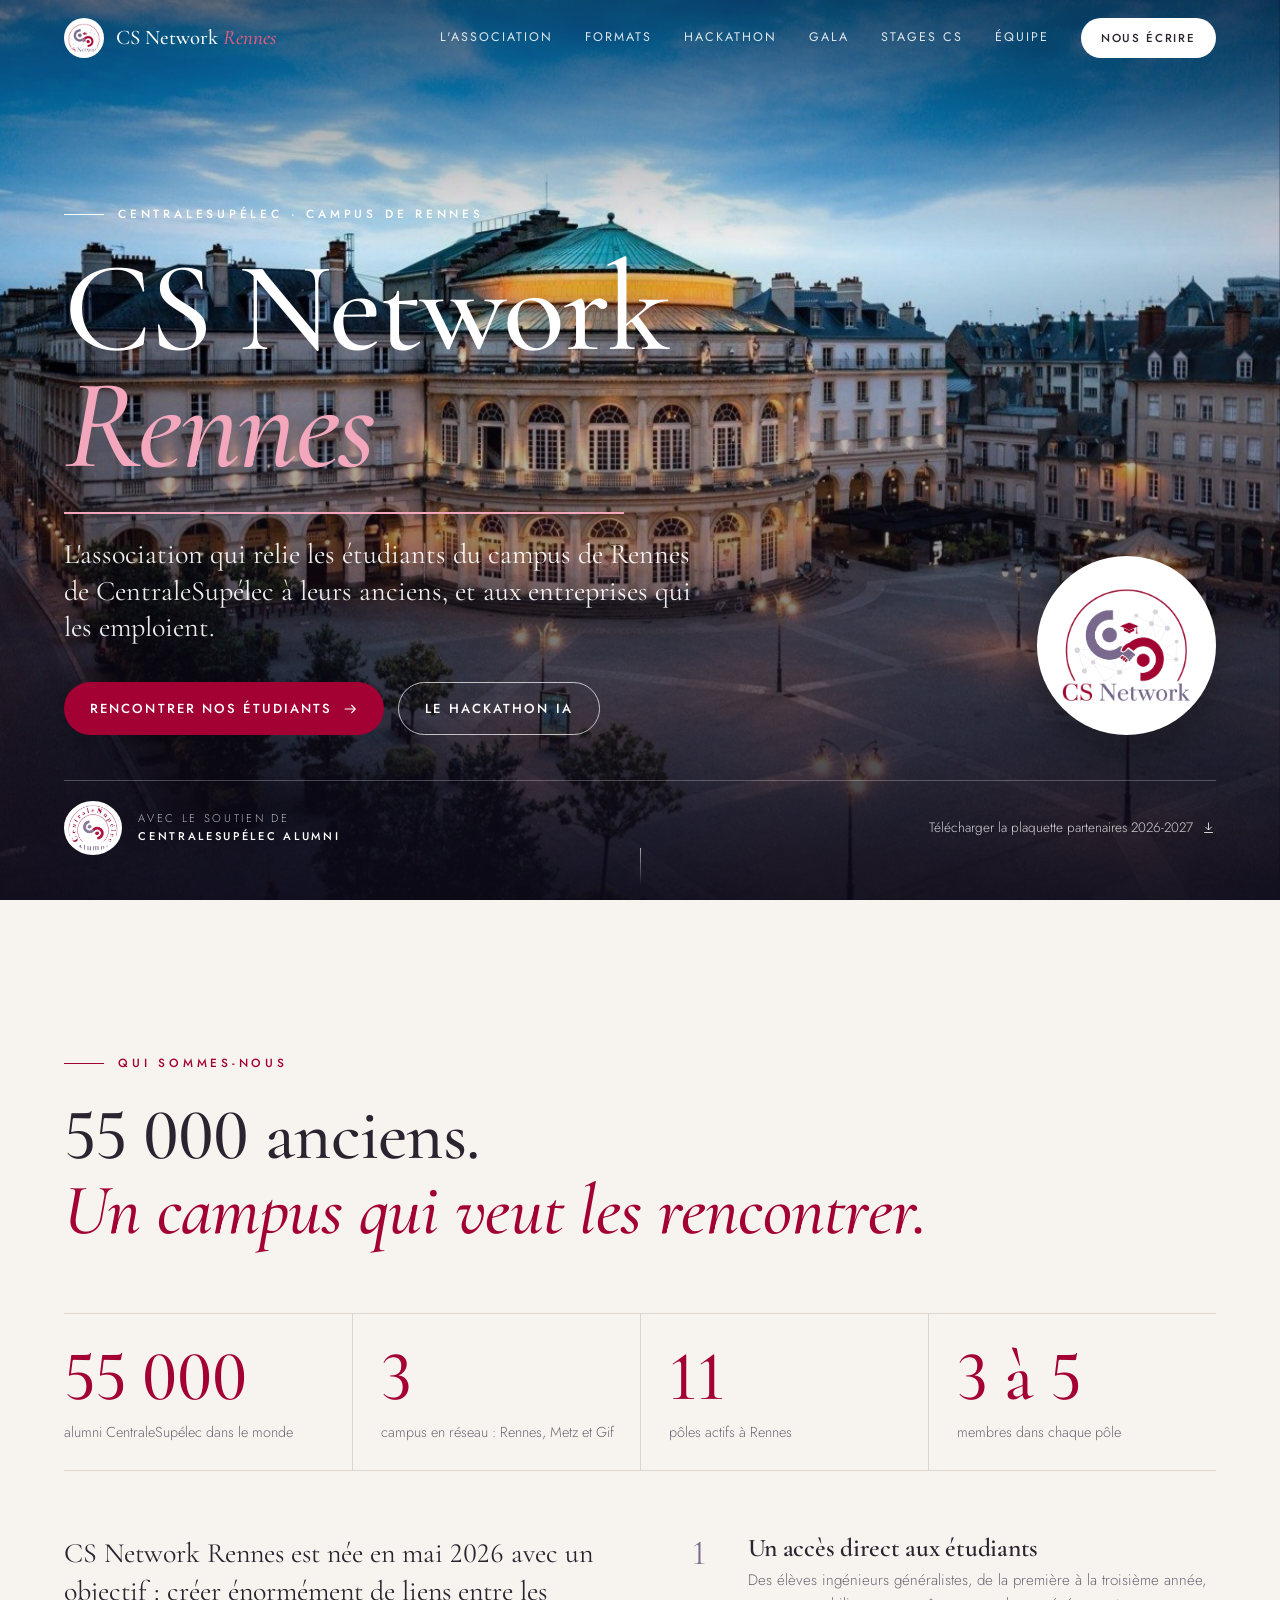
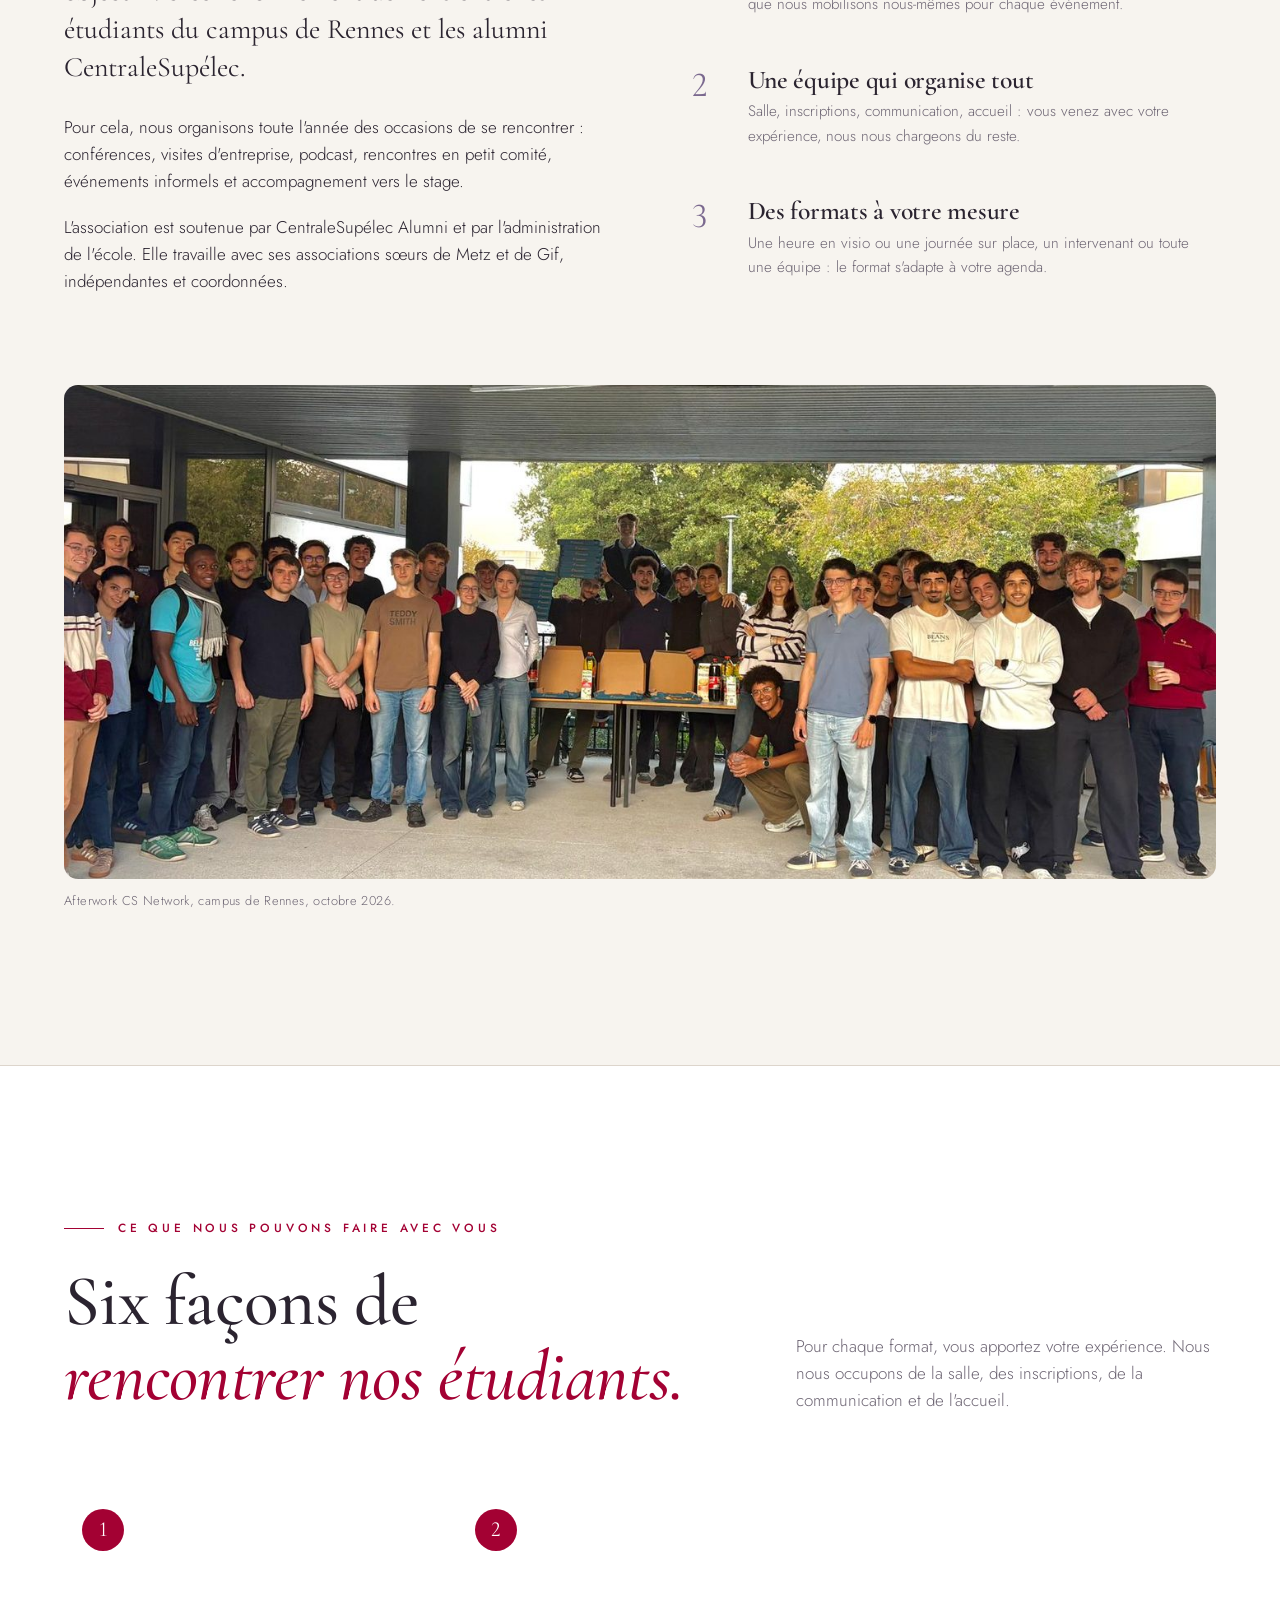
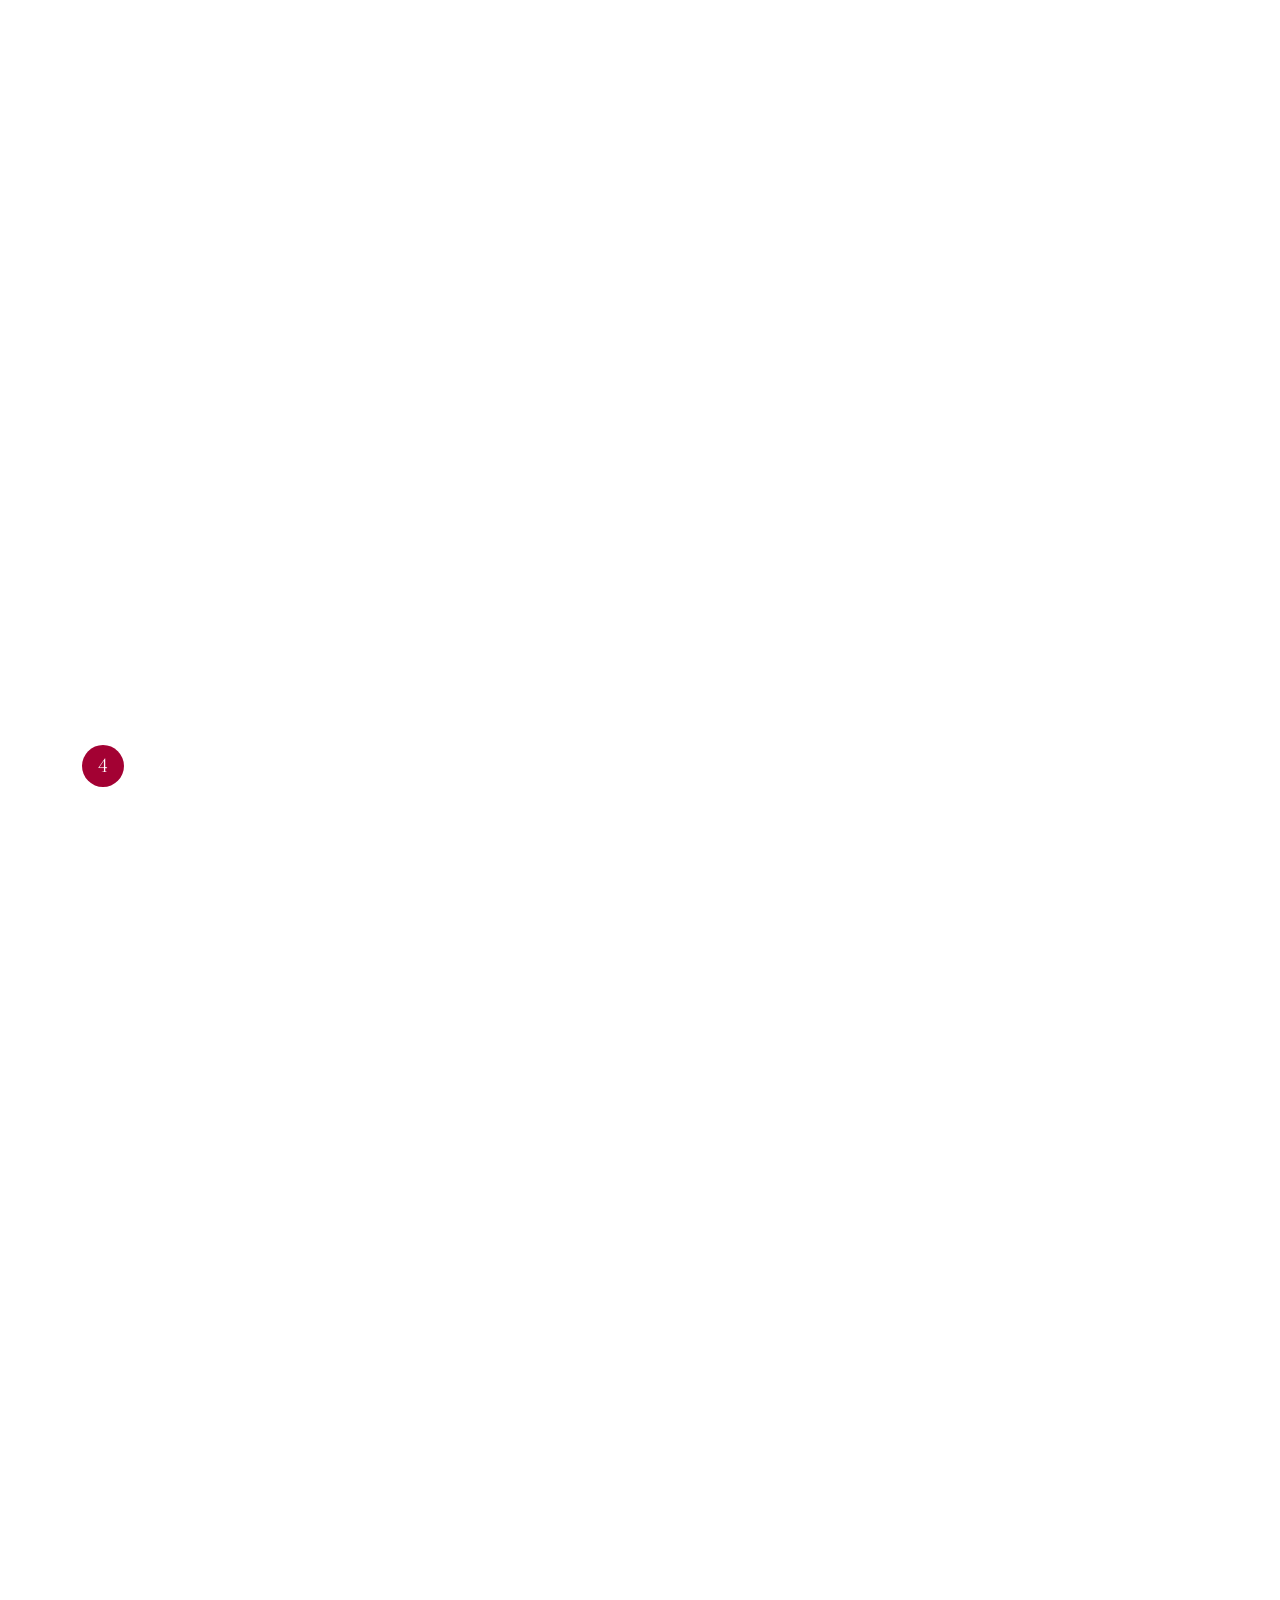
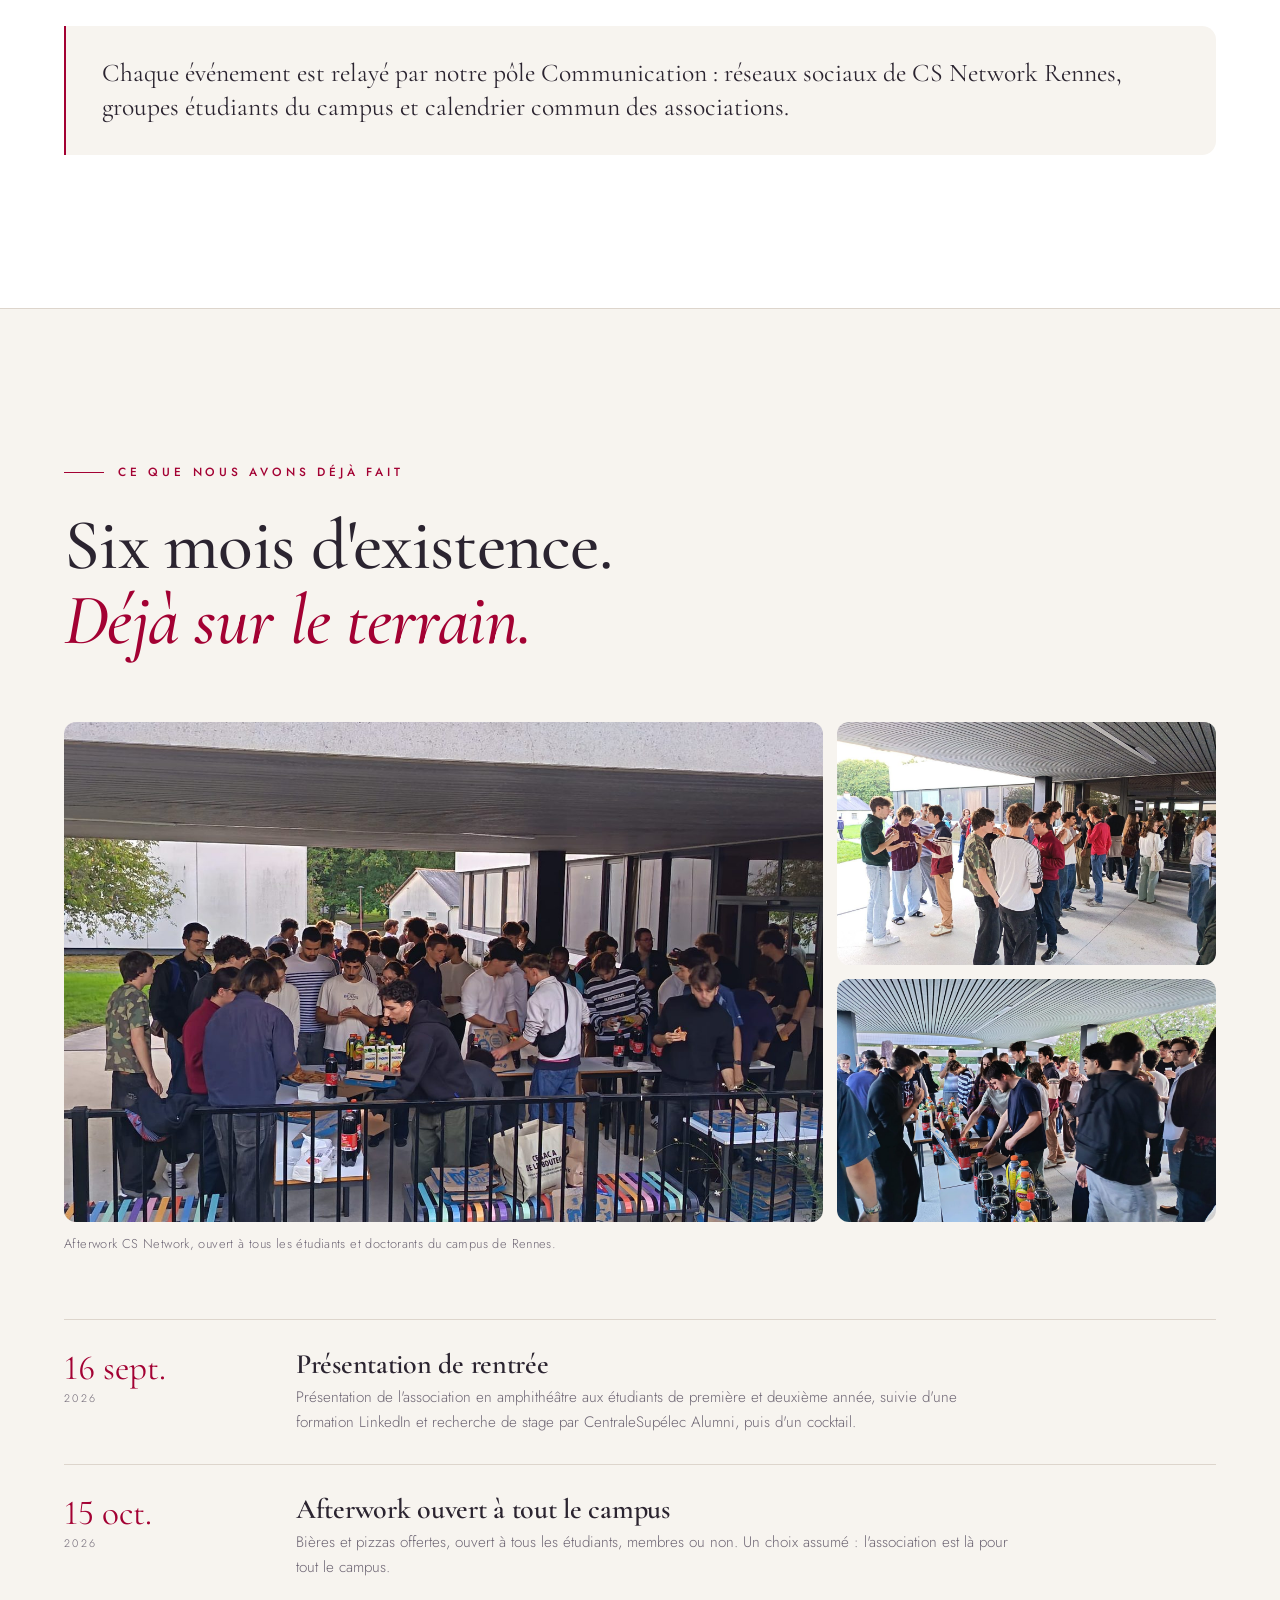
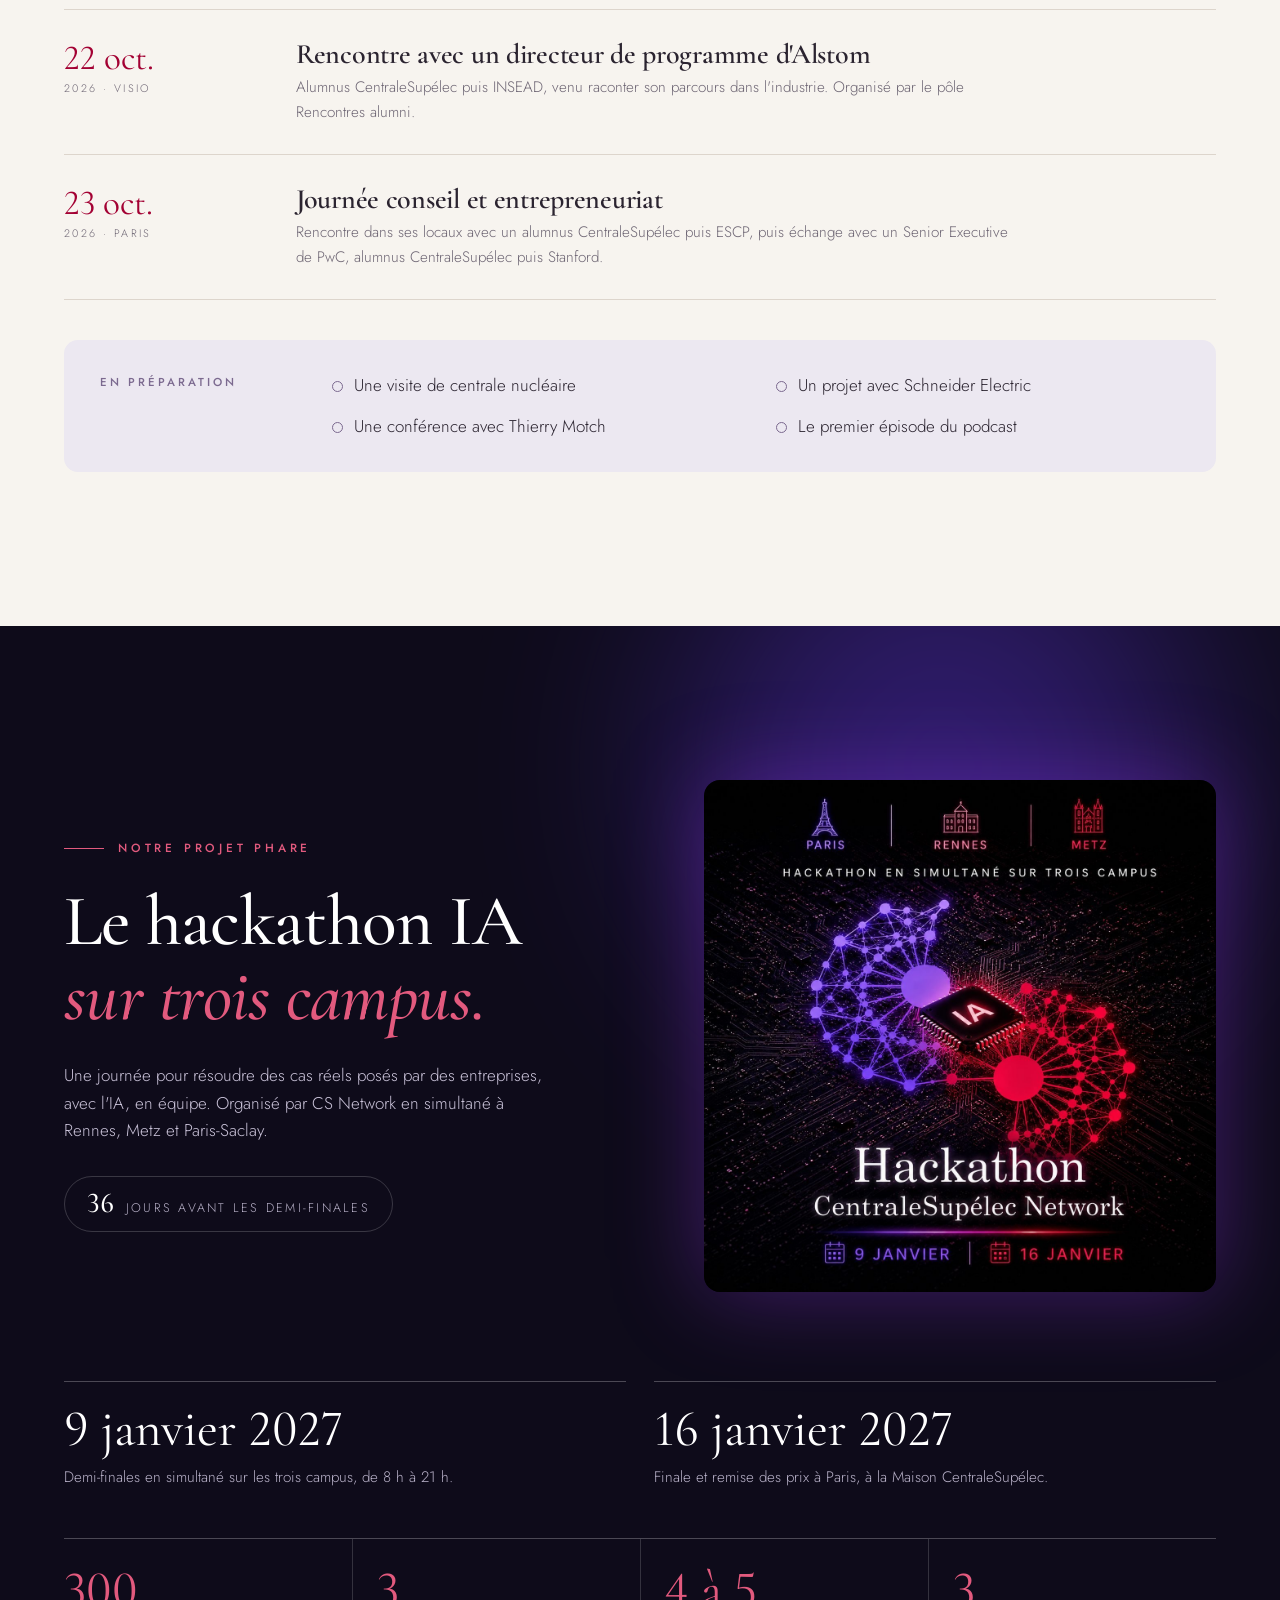
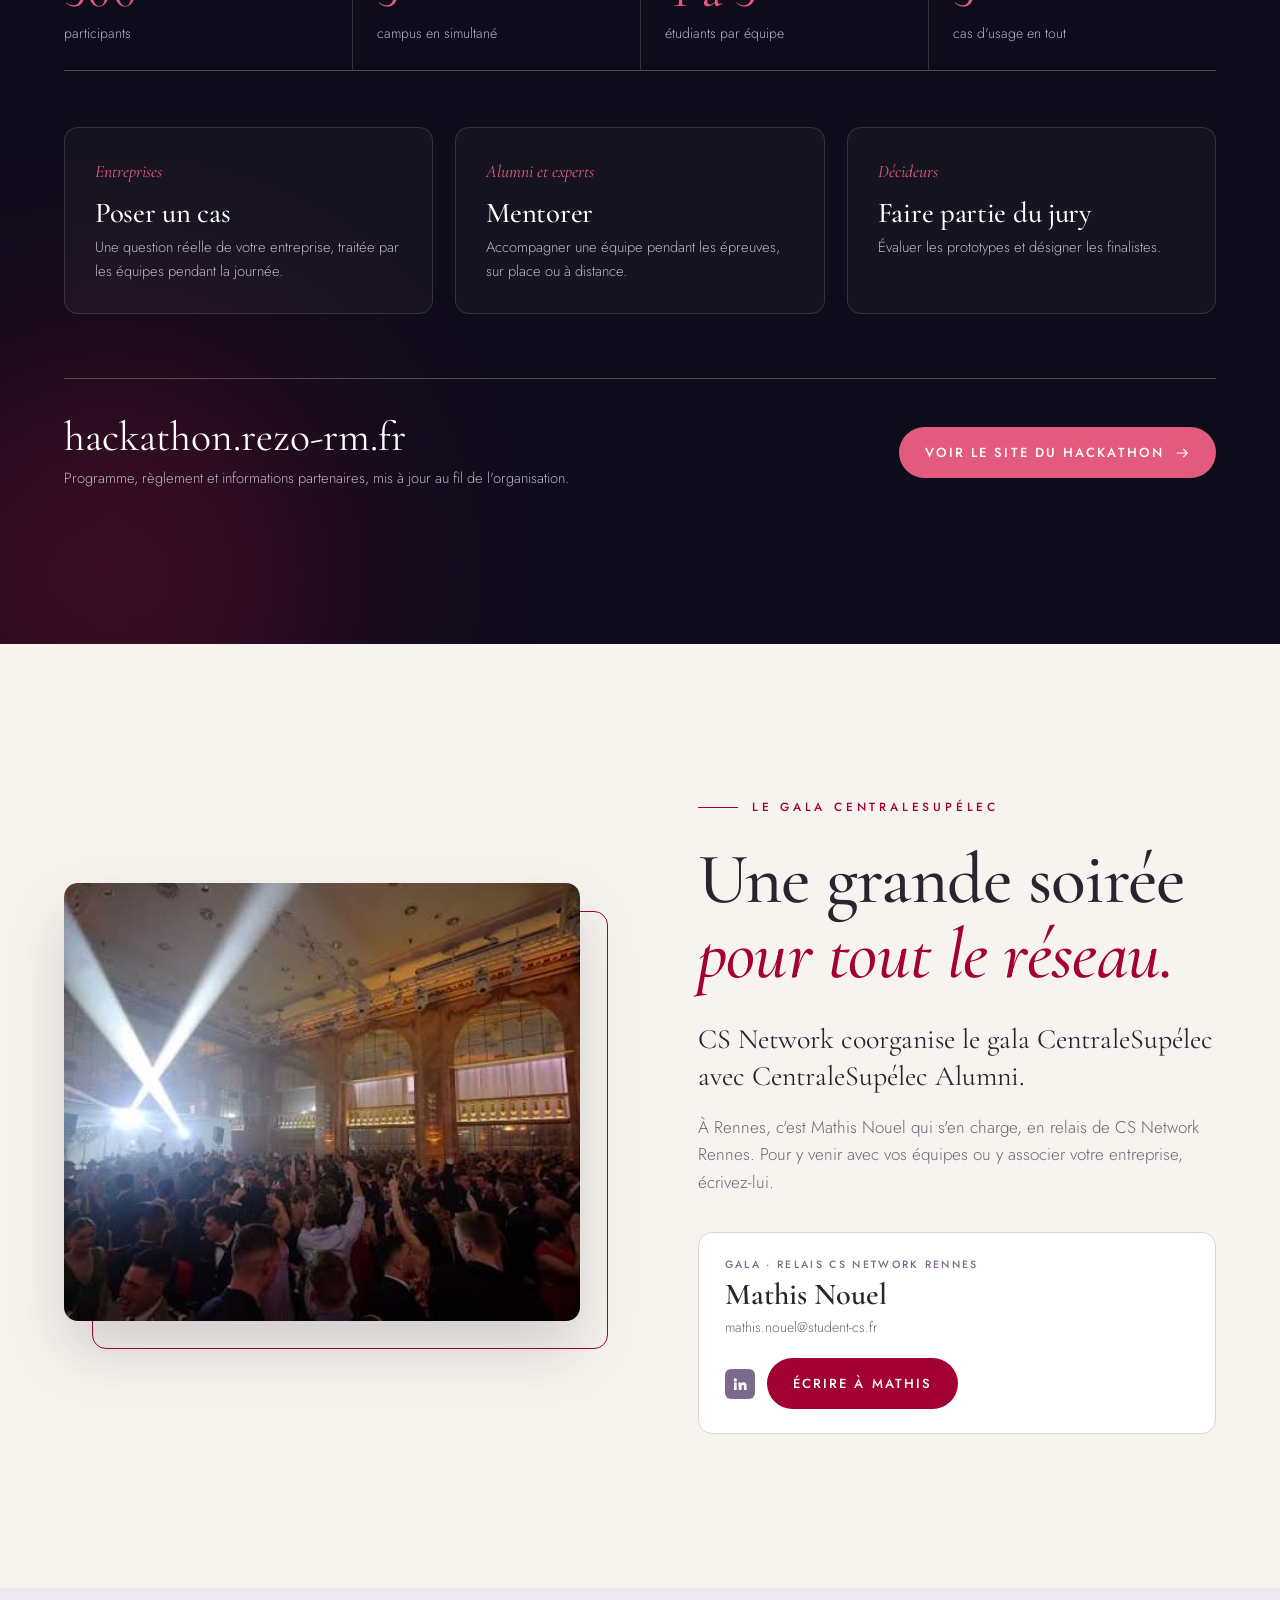
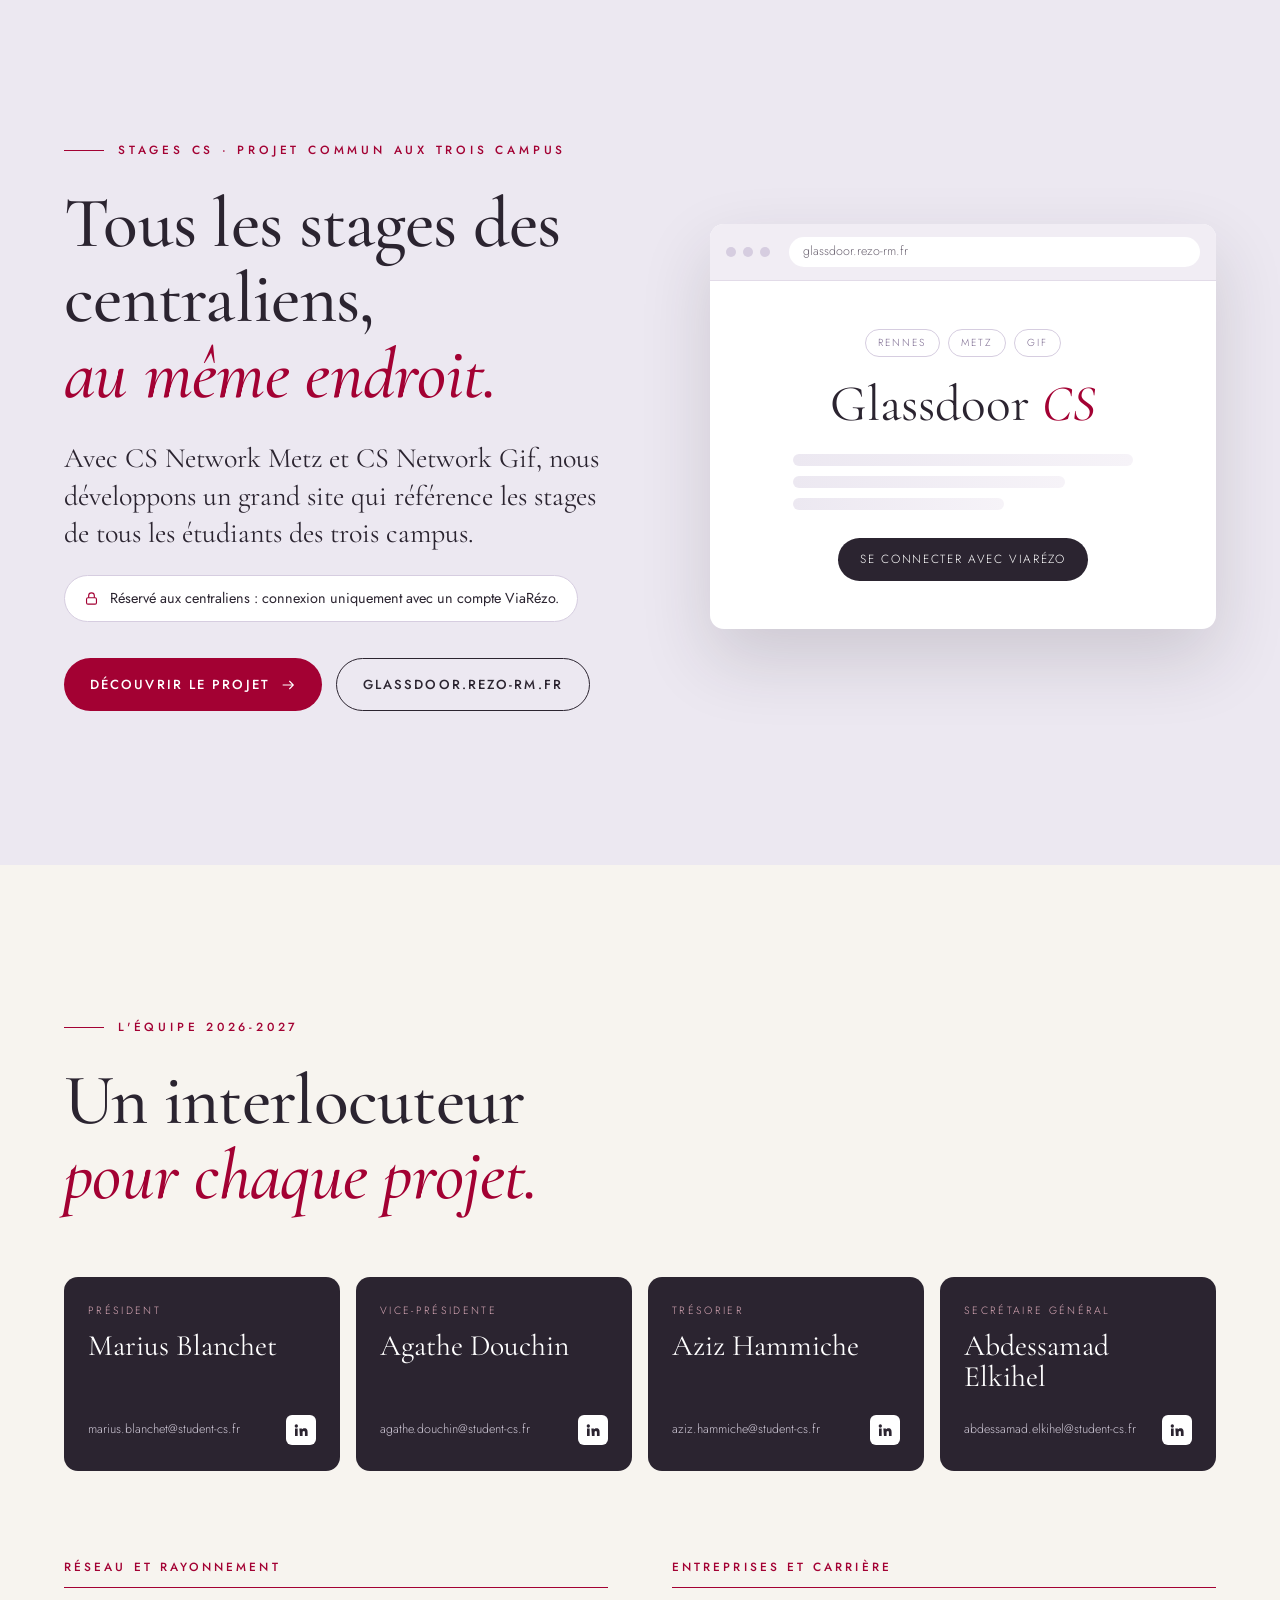
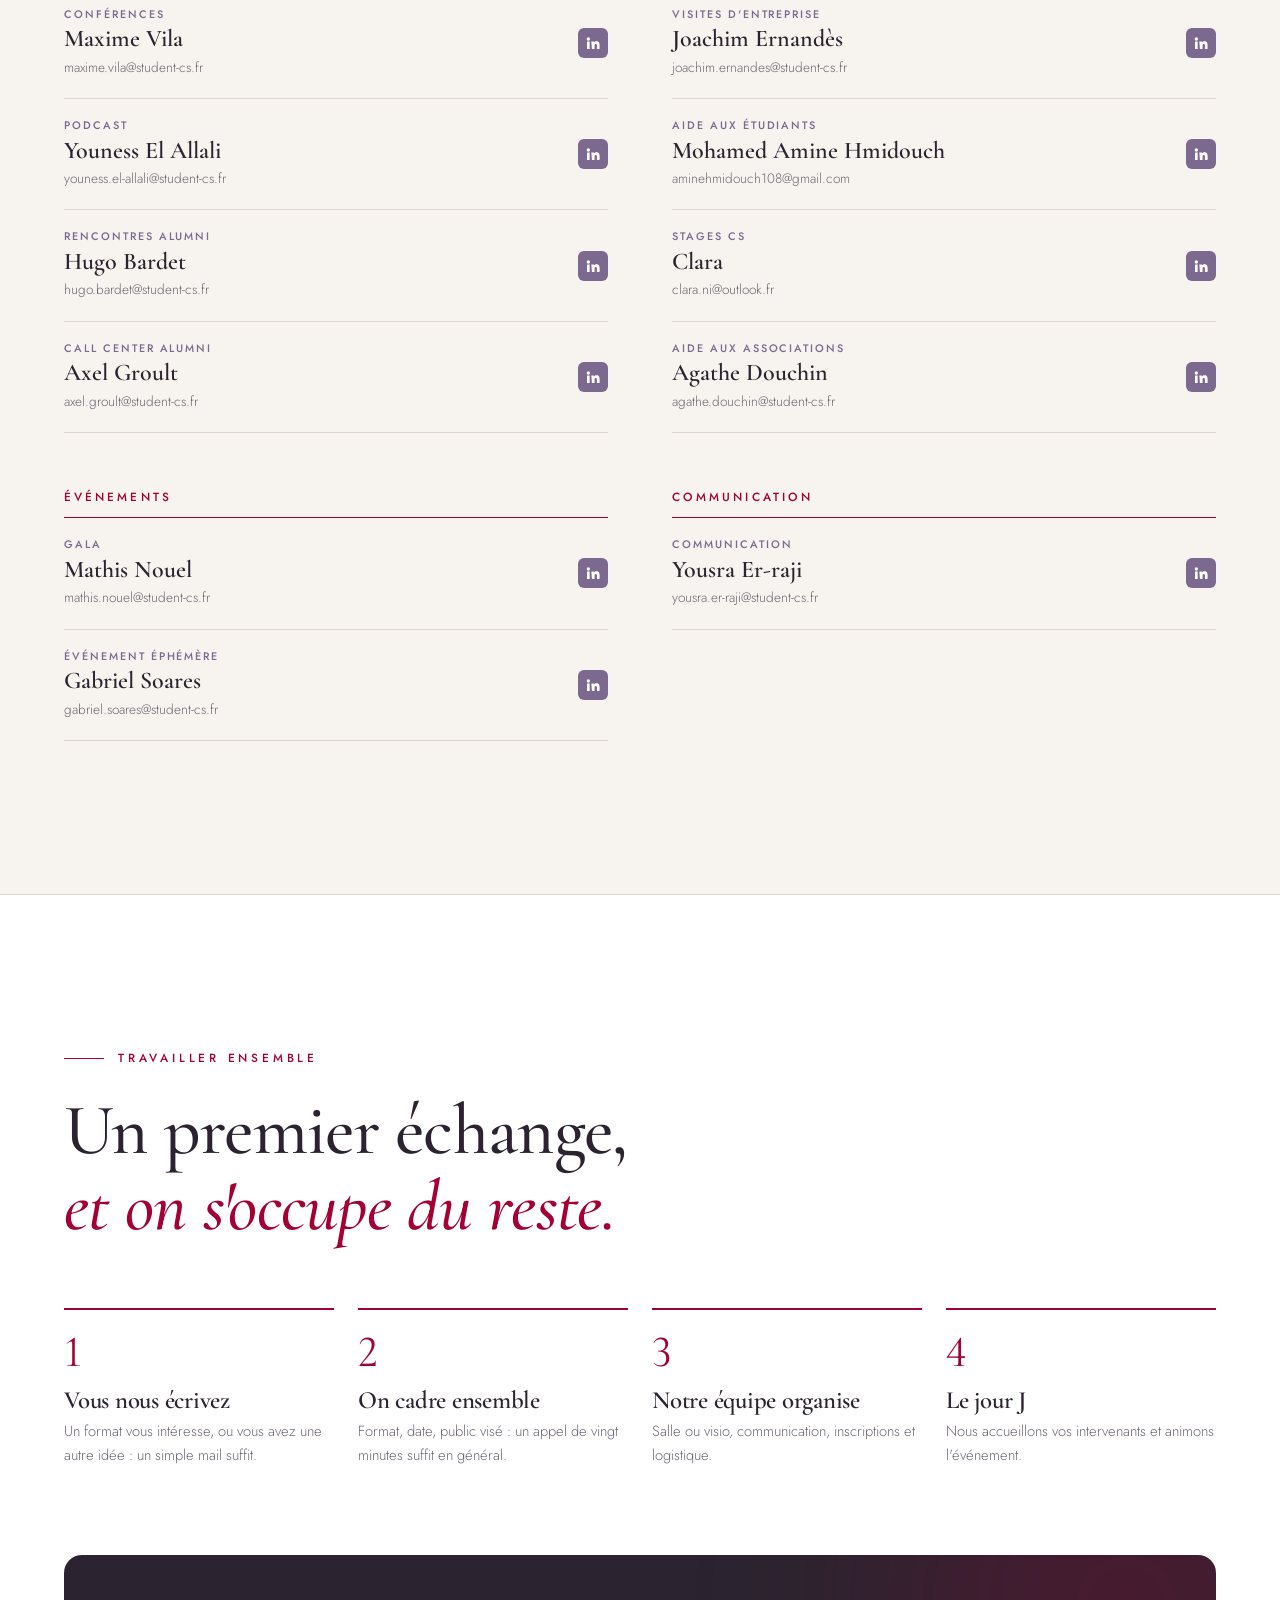
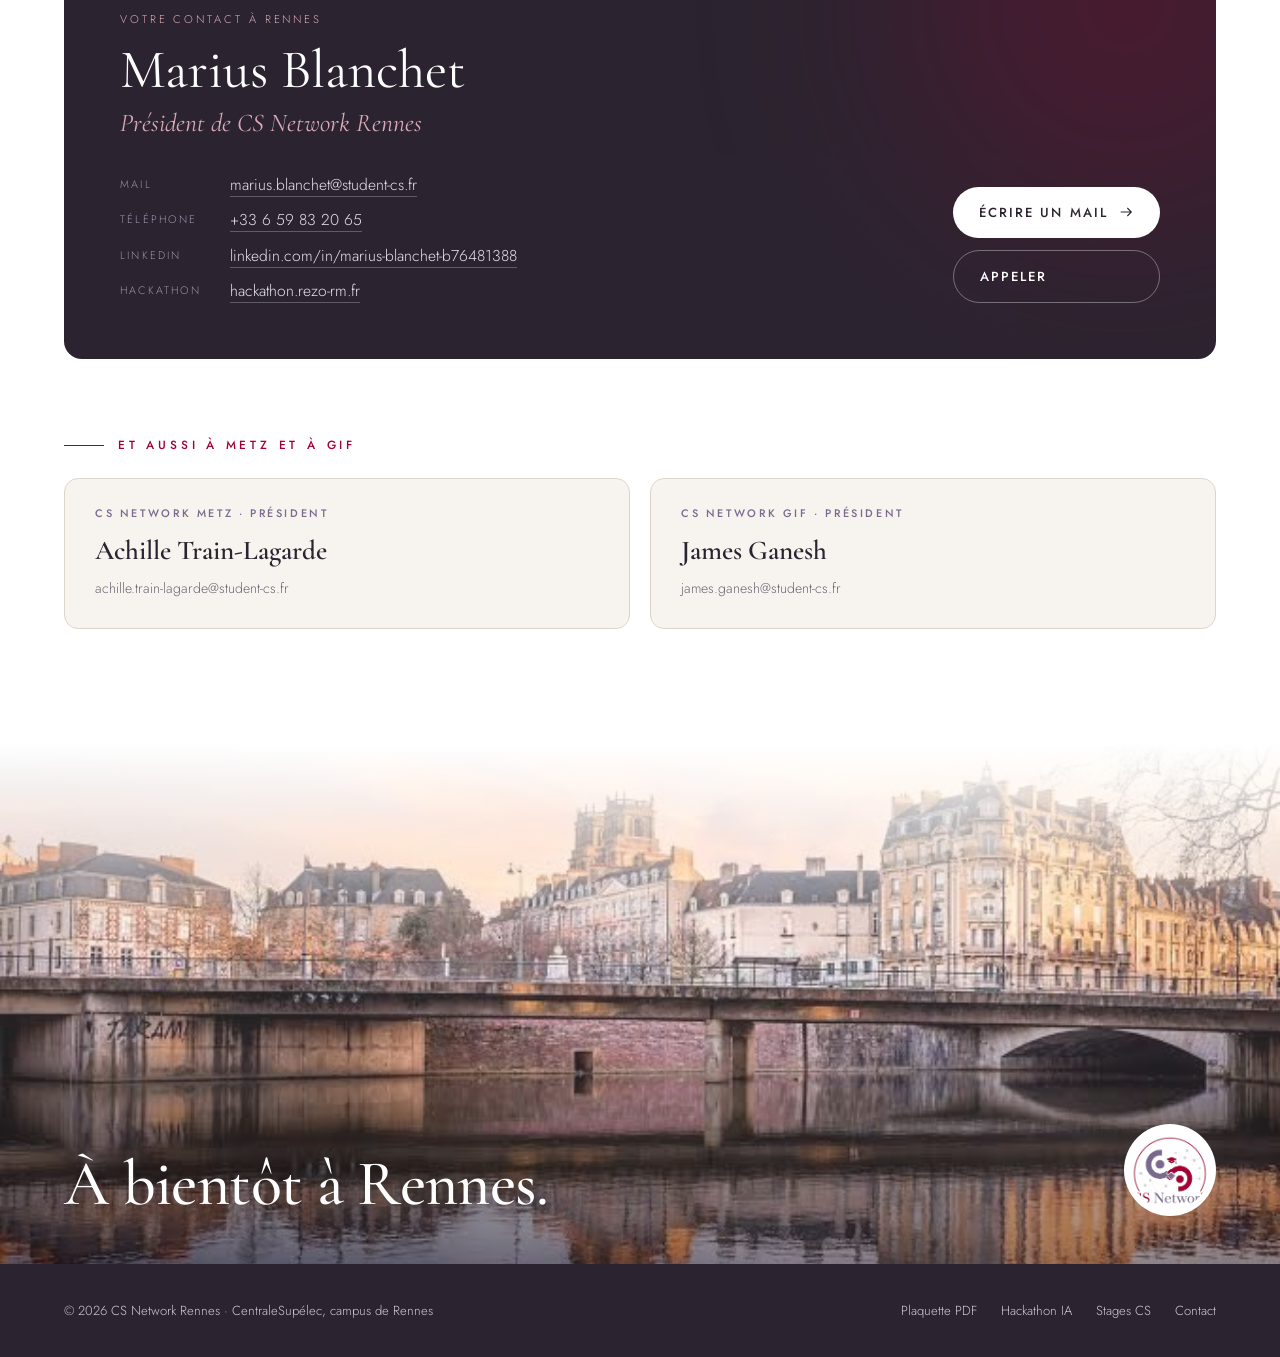
<file: site/index.html>
<!doctype html>
<html lang="fr">
<head>
<meta charset="utf-8">
<meta name="viewport" content="width=device-width, initial-scale=1">
<title>CS Network Rennes</title>
<meta name="description" content="L'association qui relie les étudiants du campus de Rennes de CentraleSupélec à leurs anciens, et aux entreprises qui les emploient.">
<meta property="og:title" content="CS Network Rennes">
<meta property="og:description" content="Conférences, visites d'entreprise, podcast, hackathon IA : rencontrez les étudiants du campus de Rennes de CentraleSupélec.">
<meta property="og:image" content="img/opera.jpg">
<link rel="icon" href="img/logo-csn.png">
<script>document.documentElement.classList.add('js')</script>
<link rel="stylesheet" href="style.css">
</head>
<body>

<header class="nav" id="nav">
  <div class="wrap">
    <a class="brand" href="#top" aria-label="CS Network Rennes, retour en haut"><img src="img/logo-csn.png" alt=""><span>CS Network <em>Rennes</em></span></a>
    <button class="burger" id="burger" aria-label="Ouvrir le menu" aria-expanded="false" aria-controls="menu"><span></span><span></span></button>
    <nav class="nav-links" id="menu">
      <a href="#qui">L'association</a>
      <a href="#formats">Formats</a>
      <a href="#hackathon">Hackathon</a>
      <a href="#gala">Gala</a>
      <a href="#stages">Stages CS</a>
      <a href="#equipe">Équipe</a>
      <a class="btn btn-red" href="#contact">Nous écrire</a>
    </nav>
  </div>
</header>

<main id="top">

<!-- ============ HERO ============ -->
<section class="hero">
  <div class="hero-media"><img class="photo" src="img/opera.jpg" alt="Place de la Mairie et Opéra de Rennes au crépuscule" fetchpriority="high"></div>
  <div class="wrap hero-body">
    <div class="hero-grid">
      <div>
        <div class="kicker rv">CentraleSupélec · Campus de Rennes</div>
        <h1 class="rv d1">CS Network<em>Rennes</em></h1>
        <div class="rule rv"></div>
        <p class="tag rv d2">L'association qui relie les étudiants du campus de Rennes de CentraleSupélec à leurs anciens, et aux entreprises qui les emploient.</p>
        <div class="ctas rv d3">
          <a class="btn btn-red" href="#formats">Rencontrer nos étudiants <svg viewBox="0 0 24 24" fill="none" stroke="currentColor" stroke-width="1.6"><path d="M4 12h16m-6-6 6 6-6 6"/></svg></a>
          <a class="btn btn-line" href="#hackathon">Le hackathon IA</a>
        </div>
      </div>
      <div class="hero-logo rv d3"><img src="img/logo-csn.png" alt="Logo CS Network"></div>
    </div>
    <div class="hero-foot rv d4">
      <div class="partner"><img src="img/logo-csa.png" alt="CentraleSupélec Alumni"><div>Avec le soutien de<b>CentraleSupélec Alumni</b></div></div>
      <a class="dl" href="CS_Network_Rennes_plaquette.pdf" download>Télécharger la plaquette partenaires 2026-2027 <svg viewBox="0 0 24 24" fill="none" stroke="currentColor" stroke-width="1.6"><path d="M12 4v12m-5-5 5 5 5-5M5 20h14"/></svg></a>
    </div>
  </div>
  <div class="scroll-cue" aria-hidden="true"></div>
</section>

<!-- ============ QUI SOMMES-NOUS ============ -->
<section id="qui">
  <div class="wrap">
    <div class="kicker rv">Qui sommes-nous</div>
    <h2 class="rv d1">55 000 anciens.<em>Un campus qui veut les rencontrer.</em></h2>
    <div class="stats">
      <div class="stat rv"><div class="n" data-count="55000">55 000</div><div class="l">alumni CentraleSupélec dans le monde</div></div>
      <div class="stat rv d1"><div class="n" data-count="3">3</div><div class="l">campus en réseau&nbsp;: Rennes, Metz et Gif</div></div>
      <div class="stat rv d2"><div class="n" data-count="11">11</div><div class="l">pôles actifs à Rennes</div></div>
      <div class="stat rv d3"><div class="n">3 à 5</div><div class="l">membres dans chaque pôle</div></div>
    </div>
    <div class="two">
      <div class="rv">
        <p class="lead">CS Network Rennes est née en mai 2026 avec un objectif&nbsp;: créer énormément de liens entre les étudiants du campus de Rennes et les alumni CentraleSupélec.</p>
        <p class="body" style="margin-top:1.6em">Pour cela, nous organisons toute l'année des occasions de se rencontrer&nbsp;: conférences, visites d'entreprise, podcast, rencontres en petit comité, événements informels et accompagnement vers le stage.</p>
        <p class="body">L'association est soutenue par CentraleSupélec Alumni et par l'administration de l'école. Elle travaille avec ses associations sœurs de Metz et de Gif, indépendantes et coordonnées.</p>
      </div>
      <div class="pillars">
        <div class="pillar rv d1"><div class="num">1</div><div><h3>Un accès direct aux étudiants</h3><p>Des élèves ingénieurs généralistes, de la première à la troisième année, que nous mobilisons nous-mêmes pour chaque événement.</p></div></div>
        <div class="pillar rv d2"><div class="num">2</div><div><h3>Une équipe qui organise tout</h3><p>Salle, inscriptions, communication, accueil&nbsp;: vous venez avec votre expérience, nous nous chargeons du reste.</p></div></div>
        <div class="pillar rv d3"><div class="num">3</div><div><h3>Des formats à votre mesure</h3><p>Une heure en visio ou une journée sur place, un intervenant ou toute une équipe&nbsp;: le format s'adapte à votre agenda.</p></div></div>
      </div>
    </div>
    <figure class="rv">
      <div class="wide"><img class="photo" src="img/aw3.jpg" alt="L'équipe et les étudiants lors de l'afterwork CS Network" loading="lazy"></div>
      <figcaption class="caption">Afterwork CS Network, campus de Rennes, octobre 2026.</figcaption>
    </figure>
  </div>
</section>

<!-- ============ FORMATS ============ -->
<section id="formats">
  <div class="wrap">
    <div class="sec-head">
      <div>
        <div class="kicker rv">Ce que nous pouvons faire avec vous</div>
        <h2 class="rv d1">Six façons de<em>rencontrer nos étudiants.</em></h2>
      </div>
      <p class="rv d2">Pour chaque format, vous apportez votre expérience. Nous nous occupons de la salle, des inscriptions, de la communication et de l'accueil.</p>
    </div>
    <div class="offers">
      <article class="offer rv" data-contact="maxime" data-pole="Conférences">
        <div class="img"><img class="photo" src="img/conference.jpg" alt="" loading="lazy"><div class="tagn">1</div></div>
        <div class="body">
          <h3>Conférence ou table ronde</h3>
          <p class="desc">Venez présenter votre parcours, votre métier ou un sujet d'expertise devant les étudiants du campus, sur place ou en visio. Seul, ou en table ronde avec d'autres intervenants.</p>
          <div class="split">
            <div class="you"><h4>Vous apportez</h4><ul><li>Un ou plusieurs intervenants</li><li>Environ une heure, questions comprises</li></ul></div>
            <div class="us"><h4>Nous prenons en charge</h4><ul><li>Salle ou amphithéâtre, ou lien visio</li><li>Communication et inscriptions</li><li>Accueil et animation des questions</li></ul></div>
          </div>
        </div>
      </article>
      <article class="offer rv d1" data-contact="joachim" data-pole="Visites d'entreprise">
        <div class="img"><img class="photo" src="img/usine.jpg" alt="" loading="lazy"><div class="tagn">2</div></div>
        <div class="body">
          <h3>Visite d'entreprise</h3>
          <p class="desc">Accueillez un groupe d'étudiants dans vos locaux pour leur montrer concrètement vos métiers&nbsp;: présentation de l'entreprise, visite, échanges avec vos équipes.</p>
          <div class="split">
            <div class="you"><h4>Vous apportez</h4><ul><li>Un lieu et un hôte</li><li>Une demi-journée</li></ul></div>
            <div class="us"><h4>Nous prenons en charge</h4><ul><li>Constitution et sélection du groupe</li><li>Organisation du déplacement</li><li>Préparation des étudiants en amont</li></ul></div>
          </div>
        </div>
      </article>
      <article class="offer rv d2" data-contact="youness" data-pole="Podcast">
        <div class="img"><img class="photo" src="img/podcast.jpg" alt="" loading="lazy"><div class="tagn">3</div></div>
        <div class="body">
          <h3>Podcast</h3>
          <p class="desc">Racontez votre parcours au micro de nos étudiants. Un format long et sans slides, pour dire ce que l'on fait vraiment au quotidien dans votre métier.</p>
          <div class="split">
            <div class="you"><h4>Vous apportez</h4><ul><li>Votre histoire</li><li>Moins d'une heure d'enregistrement</li></ul></div>
            <div class="us"><h4>Nous prenons en charge</h4><ul><li>Préparation des questions</li><li>Enregistrement, montage et diffusion</li></ul></div>
          </div>
        </div>
      </article>
      <article class="offer rv" data-contact="hugo" data-pole="Rencontres alumni">
        <div class="img"><img class="photo" src="img/cocktail.jpg" alt="" loading="lazy"><div class="tagn">4</div></div>
        <div class="body">
          <h3>Rencontre en petit comité</h3>
          <p class="desc">Un échange direct entre un professionnel et un groupe restreint d'étudiants motivés, autour d'un café, en visio ou dans vos locaux. C'est le format de notre pôle Rencontres alumni.</p>
          <div class="split">
            <div class="you"><h4>Vous apportez</h4><ul><li>Une heure de votre temps</li><li>Vos locaux, si vous le souhaitez</li></ul></div>
            <div class="us"><h4>Nous prenons en charge</h4><ul><li>Sélection des étudiants inscrits</li><li>Organisation et logistique</li></ul></div>
          </div>
          <p class="proof">Déjà fait en octobre 2026 avec des alumni d'Alstom et de PwC.</p>
        </div>
      </article>
      <article class="offer rv d1" data-contact="gabriel" data-pole="Événement éphémère">
        <div class="img"><img class="photo" src="img/aw4.jpg" style="object-position:45% 50%" alt="" loading="lazy"><div class="tagn">5</div></div>
        <div class="body">
          <h3>Événement informel</h3>
          <p class="desc">Afterworks, cafés, dîners&nbsp;: des moments sans protocole pour rencontrer les étudiants du campus, ou pour les réunir autour de votre entreprise.</p>
          <div class="split">
            <div class="you"><h4>Vous apportez</h4><ul><li>Votre présence ou celle de vos équipes</li><li>Un soutien à l'événement, si vous le souhaitez</li></ul></div>
            <div class="us"><h4>Nous prenons en charge</h4><ul><li>Lieu, organisation et communication</li><li>Mobilisation du campus</li></ul></div>
          </div>
          <p class="proof">Déjà fait&nbsp;: afterwork ouvert à tout le campus, octobre 2026.</p>
        </div>
      </article>
      <article class="offer rv d2" data-contact="mohamed" data-pole="Aide aux étudiants">
        <div class="img"><img class="photo" src="img/formation.jpg" alt="" loading="lazy"><div class="tagn">6</div></div>
        <div class="body">
          <h3>Recrutement et accompagnement</h3>
          <p class="desc">Faites connaître vos offres de stage et d'alternance, ou animez un atelier CV, lettre de motivation ou LinkedIn avec notre pôle Aide aux étudiants.</p>
          <div class="split">
            <div class="you"><h4>Vous apportez</h4><ul><li>Vos offres ou un atelier</li><li>Un recruteur ou un manager</li></ul></div>
            <div class="us"><h4>Nous prenons en charge</h4><ul><li>Diffusion auprès des étudiants</li><li>Organisation des ateliers</li><li>Stages CS, notre base des stages centraliens, en construction</li></ul></div>
          </div>
        </div>
      </article>
    </div>
    <div class="relay rv"><p>Chaque événement est relayé par notre pôle Communication&nbsp;: réseaux sociaux de CS Network Rennes, groupes étudiants du campus et calendrier commun des associations.</p></div>
  </div>
</section>

<!-- ============ RÉALISATIONS ============ -->
<section id="realisations">
  <div class="wrap">
    <div class="kicker rv">Ce que nous avons déjà fait</div>
    <h2 class="rv d1">Six mois d'existence.<em>Déjà sur le terrain.</em></h2>
    <figure>
      <div class="mosaic rv d2">
        <div class="big"><img class="photo" src="img/aw2.jpg" alt="Afterwork CS Network sous le préau du campus" loading="lazy"></div>
        <div><img class="photo" src="img/aw4.jpg" alt="" loading="lazy"></div>
        <div><img class="photo" src="img/aw1.jpg" alt="" loading="lazy"></div>
      </div>
      <figcaption class="caption">Afterwork CS Network, ouvert à tous les étudiants et doctorants du campus de Rennes.</figcaption>
    </figure>
    <div class="timeline">
      <div class="ev rv"><div class="d">16 sept.<small>2026</small></div><div><h3>Présentation de rentrée</h3><p>Présentation de l'association en amphithéâtre aux étudiants de première et deuxième année, suivie d'une formation LinkedIn et recherche de stage par CentraleSupélec Alumni, puis d'un cocktail.</p></div></div>
      <div class="ev rv"><div class="d">15 oct.<small>2026</small></div><div><h3>Afterwork ouvert à tout le campus</h3><p>Bières et pizzas offertes, ouvert à tous les étudiants, membres ou non. Un choix assumé&nbsp;: l'association est là pour tout le campus.</p></div></div>
      <div class="ev rv"><div class="d">22 oct.<small>2026 · visio</small></div><div><h3>Rencontre avec un directeur de programme d'Alstom</h3><p>Alumnus CentraleSupélec puis INSEAD, venu raconter son parcours dans l'industrie. Organisé par le pôle Rencontres alumni.</p></div></div>
      <div class="ev rv"><div class="d">23 oct.<small>2026 · Paris</small></div><div><h3>Journée conseil et entrepreneuriat</h3><p>Rencontre dans ses locaux avec un alumnus CentraleSupélec puis ESCP, puis échange avec un Senior Executive de PwC, alumnus CentraleSupélec puis Stanford.</p></div></div>
    </div>
    <div class="prep rv">
      <h3>En préparation</h3>
      <ul>
        <li>Une visite de centrale nucléaire</li>
        <li>Un projet avec Schneider Electric</li>
        <li>Une conférence avec Thierry Motch</li>
        <li>Le premier épisode du podcast</li>
      </ul>
    </div>
  </div>
</section>

<!-- ============ HACKATHON ============ -->
<section id="hackathon">
  <div class="wrap">
    <div class="hk-top">
      <div>
        <div class="kicker rv">Notre projet phare</div>
        <h2 class="rv d1">Le hackathon IA<em>sur trois campus.</em></h2>
        <p class="rv d2">Une journée pour résoudre des cas réels posés par des entreprises, avec l'IA, en équipe. Organisé par CS Network en simultané à Rennes, Metz et Paris-Saclay.</p>
        <div class="countdown rv d3" id="countdown" hidden><b id="days">0</b><span>jours avant les demi-finales</span></div>
      </div>
      <div class="hk-visual rv d2"><img class="photo" src="img/hk-visual.jpg" alt="Affiche du hackathon CentraleSupélec Network, 9 et 16 janvier" loading="lazy"></div>
    </div>
    <div class="hk-dates">
      <div class="hk-date rv"><div class="n">9 janvier 2027</div><p>Demi-finales en simultané sur les trois campus, de 8 h à 21 h.</p></div>
      <div class="hk-date rv d1"><div class="n">16 janvier 2027</div><p>Finale et remise des prix à Paris, à la Maison CentraleSupélec.</p></div>
    </div>
    <div class="figs">
      <div class="fig rv"><div class="n">300</div><div class="l">participants</div></div>
      <div class="fig rv d1"><div class="n">3</div><div class="l">campus en simultané</div></div>
      <div class="fig rv d2"><div class="n">4 à 5</div><div class="l">étudiants par équipe</div></div>
      <div class="fig rv d3"><div class="n">3</div><div class="l">cas d'usage en tout</div></div>
    </div>
    <div class="roles">
      <div class="role rv"><div class="i">Entreprises</div><h3>Poser un cas</h3><p>Une question réelle de votre entreprise, traitée par les équipes pendant la journée.</p></div>
      <div class="role rv d1"><div class="i">Alumni et experts</div><h3>Mentorer</h3><p>Accompagner une équipe pendant les épreuves, sur place ou à distance.</p></div>
      <div class="role rv d2"><div class="i">Décideurs</div><h3>Faire partie du jury</h3><p>Évaluer les prototypes et désigner les finalistes.</p></div>
    </div>
    <div class="hk-cta rv">
      <div><div class="url">hackathon.rezo-rm.fr</div><p>Programme, règlement et informations partenaires, mis à jour au fil de l'organisation.</p></div>
      <a class="btn btn-rose" href="https://hackathon.rezo-rm.fr/" target="_blank" rel="noopener">Voir le site du hackathon <svg viewBox="0 0 24 24" fill="none" stroke="currentColor" stroke-width="1.6"><path d="M4 12h16m-6-6 6 6-6 6"/></svg></a>
    </div>
  </div>
</section>

<!-- ============ GALA ============ -->
<section id="gala">
  <div class="wrap gala">
    <figure class="gala-visual rv">
      <div class="gala-photo"><img class="photo" src="img/gala.jpg" alt="Salle de réception d'un gala, sous les dorures et les lustres" loading="lazy"></div>
    </figure>
    <div>
      <div class="kicker rv">Le gala CentraleSupélec</div>
      <h2 class="rv d1">Une grande soirée<em>pour tout le réseau.</em></h2>
      <p class="lead rv d2" style="margin-top:28px">CS Network coorganise le gala CentraleSupélec avec CentraleSupélec Alumni.</p>
      <p class="rv d2" style="margin-top:18px;color:var(--muted)">À Rennes, c'est Mathis Nouel qui s'en charge, en relais de CS Network Rennes. Pour y venir avec vos équipes ou y associer votre entreprise, écrivez-lui.</p>
      <div class="gala-card rv d3">
        <div>
          <div class="r">Gala · Relais CS Network Rennes</div>
          <div class="nm">Mathis Nouel</div>
          <a class="mail" href="mailto:mathis.nouel@student-cs.fr">mathis.nouel@student-cs.fr</a>
        </div>
        <div class="gala-actions">
          <span class="li off" data-li="mathis"></span>
          <a class="btn btn-red" href="mailto:mathis.nouel@student-cs.fr?subject=Gala%20CentraleSup%C3%A9lec">Écrire à Mathis</a>
        </div>
      </div>
    </div>
  </div>
</section>

<!-- ============ STAGES CS ============ -->
<section id="stages">
  <div class="wrap stages">
    <div>
      <div class="kicker rv">Stages CS · Projet commun aux trois campus</div>
      <h2 class="rv d1">Tous les stages des centraliens,<em>au même endroit.</em></h2>
      <p class="lead rv d2" style="margin-top:28px">Avec CS Network Metz et CS Network Gif, nous développons un grand site qui référence les stages de tous les étudiants des trois campus.</p>
      <p class="access rv d3"><svg viewBox="0 0 24 24" fill="none" stroke="currentColor" stroke-width="1.6"><rect x="5" y="11" width="14" height="9" rx="2"/><path d="M8 11V8a4 4 0 0 1 8 0v3"/></svg>Réservé aux centraliens&nbsp;: connexion uniquement avec un compte ViaRézo.</p>
      <div class="ctas rv d3">
        <a class="btn btn-red" href="stages.html">Découvrir le projet <svg viewBox="0 0 24 24" fill="none" stroke="currentColor" stroke-width="1.6"><path d="M4 12h16m-6-6 6 6-6 6"/></svg></a>
        <a class="btn btn-line" href="https://glassdoor.rezo-rm.fr/" target="_blank" rel="noopener">glassdoor.rezo-rm.fr</a>
      </div>
    </div>
    <a class="browser rv d2" href="https://glassdoor.rezo-rm.fr/" target="_blank" rel="noopener" aria-label="Ouvrir glassdoor.rezo-rm.fr">
      <div class="bar"><i></i><i></i><i></i><span>glassdoor.rezo-rm.fr</span></div>
      <div class="screen">
        <div class="campuses"><span>Rennes</span><span>Metz</span><span>Gif</span></div>
        <div class="t">Glassdoor <em>CS</em></div>
        <div class="rows"><b></b><b></b><b></b></div>
        <div class="login">Se connecter avec ViaRézo</div>
      </div>
    </a>
  </div>
</section>

<!-- ============ ÉQUIPE ============ -->
<section id="equipe">
  <div class="wrap">
    <div class="kicker rv">L'équipe 2026-2027</div>
    <h2 class="rv d1">Un interlocuteur<em>pour chaque projet.</em></h2>
    <div class="bureau">
      <div class="b rv"><div class="r">Président</div><div class="nm">Marius Blanchet</div><div class="ct"><a href="mailto:marius.blanchet@student-cs.fr">marius.blanchet@student-cs.fr</a><a class="li" href="https://www.linkedin.com/in/marius-blanchet-b76481388/" target="_blank" rel="noopener" aria-label="LinkedIn de Marius Blanchet"></a></div></div>
      <div class="b rv d1"><div class="r">Vice-présidente</div><div class="nm">Agathe Douchin</div><div class="ct"><a href="mailto:agathe.douchin@student-cs.fr">agathe.douchin@student-cs.fr</a><span class="li off" data-li="agathe"></span></div></div>
      <div class="b rv d2"><div class="r">Trésorier</div><div class="nm">Aziz Hammiche</div><div class="ct"><a href="mailto:aziz.hammiche@student-cs.fr">aziz.hammiche@student-cs.fr</a><span class="li off" data-li="aziz"></span></div></div>
      <div class="b rv d3"><div class="r">Secrétaire général</div><div class="nm">Abdessamad Elkihel</div><div class="ct"><a href="mailto:abdessamad.elkihel@student-cs.fr">abdessamad.elkihel@student-cs.fr</a><span class="li off" data-li="abdessamad"></span></div></div>
    </div>
    <div class="groups">
      <div class="group rv"><h3>Réseau et rayonnement</h3>
        <div class="p"><div><div class="pole">Conférences</div><div class="nm">Maxime Vila</div><a class="mail" href="mailto:maxime.vila@student-cs.fr">maxime.vila@student-cs.fr</a></div><span class="li off" data-li="maxime"></span></div>
        <div class="p"><div><div class="pole">Podcast</div><div class="nm">Youness El Allali</div><a class="mail" href="mailto:youness.el-allali@student-cs.fr">youness.el-allali@student-cs.fr</a></div><span class="li off" data-li="youness"></span></div>
        <div class="p"><div><div class="pole">Rencontres alumni</div><div class="nm">Hugo Bardet</div><a class="mail" href="mailto:hugo.bardet@student-cs.fr">hugo.bardet@student-cs.fr</a></div><span class="li off" data-li="hugo"></span></div>
        <div class="p"><div><div class="pole">Call center alumni</div><div class="nm">Axel Groult</div><a class="mail" href="mailto:axel.groult@student-cs.fr">axel.groult@student-cs.fr</a></div><span class="li off" data-li="axel"></span></div>
      </div>
      <div class="group rv d1"><h3>Entreprises et carrière</h3>
        <div class="p"><div><div class="pole">Visites d'entreprise</div><div class="nm">Joachim Ernandès</div><a class="mail" href="mailto:joachim.ernandes@student-cs.fr">joachim.ernandes@student-cs.fr</a></div><span class="li off" data-li="joachim"></span></div>
        <div class="p"><div><div class="pole">Aide aux étudiants</div><div class="nm">Mohamed Amine Hmidouch</div><a class="mail" href="mailto:aminehmidouch108@gmail.com">aminehmidouch108@gmail.com</a></div><span class="li off" data-li="mohamed"></span></div>
        <div class="p"><div><div class="pole">Stages CS</div><div class="nm">Clara</div><a class="mail" href="mailto:clara.ni@outlook.fr">clara.ni@outlook.fr</a></div><span class="li off" data-li="clara"></span></div>
        <div class="p"><div><div class="pole">Aide aux associations</div><div class="nm">Agathe Douchin</div><a class="mail" href="mailto:agathe.douchin@student-cs.fr">agathe.douchin@student-cs.fr</a></div><span class="li off" data-li="agathe"></span></div>
      </div>
      <div class="group rv"><h3>Événements</h3>
        <div class="p"><div><div class="pole">Gala</div><div class="nm">Mathis Nouel</div><a class="mail" href="mailto:mathis.nouel@student-cs.fr">mathis.nouel@student-cs.fr</a></div><span class="li off" data-li="mathis"></span></div>
        <div class="p"><div><div class="pole">Événement éphémère</div><div class="nm">Gabriel Soares</div><a class="mail" href="mailto:gabriel.soares@student-cs.fr">gabriel.soares@student-cs.fr</a></div><span class="li off" data-li="gabriel"></span></div>
      </div>
      <div class="group rv d1"><h3>Communication</h3>
        <div class="p"><div><div class="pole">Communication</div><div class="nm">Yousra Er-raji</div><a class="mail" href="mailto:yousra.er-raji@student-cs.fr">yousra.er-raji@student-cs.fr</a></div><span class="li off" data-li="yousra"></span></div>
      </div>
    </div>
  </div>
</section>

<!-- ============ CONTACT ============ -->
<section id="contact">
  <div class="wrap">
    <div class="kicker rv">Travailler ensemble</div>
    <h2 class="rv d1">Un premier échange,<em>et on s'occupe du reste.</em></h2>
    <div class="steps">
      <div class="step rv"><div class="n">1</div><h3>Vous nous écrivez</h3><p>Un format vous intéresse, ou vous avez une autre idée&nbsp;: un simple mail suffit.</p></div>
      <div class="step rv d1"><div class="n">2</div><h3>On cadre ensemble</h3><p>Format, date, public visé&nbsp;: un appel de vingt minutes suffit en général.</p></div>
      <div class="step rv d2"><div class="n">3</div><h3>Notre équipe organise</h3><p>Salle ou visio, communication, inscriptions et logistique.</p></div>
      <div class="step rv d3"><div class="n">4</div><h3>Le jour J</h3><p>Nous accueillons vos intervenants et animons l'événement.</p></div>
    </div>
    <div class="card rv">
      <div>
        <div class="r">Votre contact à Rennes</div>
        <div class="nm">Marius Blanchet</div>
        <div class="role-t">Président de CS Network Rennes</div>
        <dl>
          <dt>Mail</dt><dd><a href="mailto:marius.blanchet@student-cs.fr">marius.blanchet@student-cs.fr</a></dd>
          <dt>Téléphone</dt><dd><a href="tel:+33659832065">+33 6 59 83 20 65</a></dd>
          <dt>LinkedIn</dt><dd><a href="https://www.linkedin.com/in/marius-blanchet-b76481388/" target="_blank" rel="noopener">linkedin.com/in/marius-blanchet-b76481388</a></dd>
          <dt>Hackathon</dt><dd><a href="https://hackathon.rezo-rm.fr/" target="_blank" rel="noopener">hackathon.rezo-rm.fr</a></dd>
        </dl>
      </div>
      <div class="actions">
        <a class="btn btn-light" href="mailto:marius.blanchet@student-cs.fr?subject=Partenariat%20CS%20Network%20Rennes">Écrire un mail <svg viewBox="0 0 24 24" fill="none" stroke="currentColor" stroke-width="1.6"><path d="M4 12h16m-6-6 6 6-6 6"/></svg></a>
        <a class="btn btn-ghost" href="tel:+33659832065">Appeler</a>
      </div>
    </div>
    <div class="kicker rv" style="margin:clamp(56px,6vw,80px) 0 0">Et aussi à Metz et à Gif</div>
    <div class="campus">
      <div class="cp rv"><div class="r">CS Network Metz · Président</div><div class="nm">Achille Train-Lagarde</div><a class="mail" href="mailto:achille.train-lagarde@student-cs.fr">achille.train-lagarde@student-cs.fr</a></div>
      <div class="cp rv d1"><div class="r">CS Network Gif · Président</div><div class="nm">James Ganesh</div><a class="mail" href="mailto:james.ganesh@student-cs.fr">james.ganesh@student-cs.fr</a></div>
    </div>
  </div>
  <div class="end">
    <img class="photo" src="img/vilaine.jpg" alt="Les quais de la Vilaine à Rennes" loading="lazy">
    <div class="sign"><div class="wrap"><div class="serif">À bientôt à Rennes.</div><img src="img/logo-csn.png" alt=""></div></div>
  </div>
</section>

</main>

<footer>
  <div class="wrap">
    <span>© 2026 CS Network Rennes · CentraleSupélec, campus de Rennes</span>
    <nav>
      <a href="CS_Network_Rennes_plaquette.pdf" download>Plaquette PDF</a>
      <a href="https://hackathon.rezo-rm.fr/" target="_blank" rel="noopener">Hackathon IA</a>
      <a href="stages.html">Stages CS</a>
      <a href="mailto:marius.blanchet@student-cs.fr">Contact</a>
    </nav>
  </div>
</footer>

<script>
(() => {
  // Membres de l'équipe : coller ici les liens LinkedIn, ils apparaissent
  // à la fois dans la section Équipe et au dos des cartes formats.
  const PEOPLE = {
    agathe:     {nom: 'Agathe Douchin',         mail: 'agathe.douchin@student-cs.fr',     linkedin: 'https://www.linkedin.com/in/agathe-douchin/'},
    aziz:       {nom: 'Aziz Hammiche',          mail: 'aziz.hammiche@student-cs.fr',      linkedin: 'https://www.linkedin.com/in/aziz-hammiche/'},
    abdessamad: {nom: 'Abdessamad Elkihel',     mail: 'abdessamad.elkihel@student-cs.fr', linkedin: 'https://www.linkedin.com/in/elkihel-abdessamad-73804b383/'},
    maxime:     {nom: 'Maxime Vila',            mail: 'maxime.vila@student-cs.fr',        linkedin: 'https://www.linkedin.com/in/maxime-vila'},
    youness:    {nom: 'Youness El Allali',      mail: 'youness.el-allali@student-cs.fr',  linkedin: 'https://www.linkedin.com/in/youness-el-allali/'},
    hugo:       {nom: 'Hugo Bardet',            mail: 'hugo.bardet@student-cs.fr',        linkedin: 'https://www.linkedin.com/in/hugo-bardet-centralesup%C3%A9lec/'},
    axel:       {nom: 'Axel Groult',            mail: 'axel.groult@student-cs.fr',        linkedin: 'https://www.linkedin.com/in/axel-groult-ba932341b/'},
    joachim:    {nom: 'Joachim Ernandès',       mail: 'joachim.ernandes@student-cs.fr',   linkedin: 'https://www.linkedin.com/in/joachim-ernand%C3%A8s-a1104443b/'},
    mohamed:    {nom: 'Mohamed Amine Hmidouch', mail: 'aminehmidouch108@gmail.com',       linkedin: 'https://www.linkedin.com/in/mohamed-amine-hmidouch-10bab2322/'},
    clara:      {nom: 'Clara',                  mail: 'clara.ni@outlook.fr',              linkedin: 'https://www.linkedin.com/in/clara-ni/'},
    mathis:     {nom: 'Mathis Nouel',           mail: 'mathis.nouel@student-cs.fr',       linkedin: 'https://www.linkedin.com/in/mathis-nouel-87655b439/'},
    gabriel:    {nom: 'Gabriel Soares',         mail: 'gabriel.soares@student-cs.fr',     linkedin: 'https://www.linkedin.com/in/gabriel-soares-20614a352'},
    yousra:     {nom: 'Yousra Er-raji',         mail: 'yousra.er-raji@student-cs.fr',     linkedin: 'https://www.linkedin.com/in/yousra-er-raji-884a25304'},
  };

  // Icône LinkedIn : grisée tant que le lien n'est pas renseigné
  const svg = '<svg viewBox="0 0 24 24"><path d="M4.98 3.5a2.5 2.5 0 1 1 0 5 2.5 2.5 0 0 1 0-5zM3 9.75h4V21H3zM9.5 9.75h3.8v1.6h.06c.53-1 1.83-2.05 3.77-2.05 4.03 0 4.77 2.65 4.77 6.1V21h-4v-4.9c0-1.17-.02-2.68-1.63-2.68-1.64 0-1.89 1.28-1.89 2.6V21h-4z"/></svg>';
  const liHTML = key => {
    const p = PEOPLE[key];
    return p && p.linkedin
      ? `<a class="li" href="${p.linkedin}" target="_blank" rel="noopener" aria-label="LinkedIn de ${p.nom}">${svg}</a>`
      : `<span class="li off" data-li="${key}">${svg}</span>`;
  };
  document.querySelectorAll('[data-li]').forEach(e => e.outerHTML = liHTML(e.dataset.li));
  document.querySelectorAll('.li:not([data-li])').forEach(e => { if (!e.innerHTML) e.innerHTML = svg; });

  // Cartes formats : clic sur la carte, elle se retourne sur le responsable du pôle
  const turn = '<svg viewBox="0 0 24 24" fill="none" stroke="currentColor" stroke-width="1.8"><path d="M20 12a8 8 0 1 1-2.34-5.66M20 4v5h-5"/></svg>';
  document.querySelectorAll('.offer[data-contact]').forEach(card => {
    const p = PEOPLE[card.dataset.contact];
    const titre = card.querySelector('h3').textContent;
    const num = card.querySelector('.tagn').textContent;
    const photo = card.querySelector('.img img').getAttribute('src');
    const prenom = p.nom.split(' ')[0];
    const objet = encodeURIComponent(`${titre} avec CS Network Rennes`);

    const front = document.createElement('div');
    front.className = 'face front';
    front.append(...card.children);
    front.querySelector('.img').insertAdjacentHTML('beforeend', `<span class="hint">${turn}Contacter le pôle</span>`);
    front.querySelector('.body').insertAdjacentHTML('beforeend',
      `<button class="who" type="button"><span><small>Votre interlocuteur</small><b>${p.nom}</b></span><i>${turn}</i></button>`);

    const back = document.createElement('div');
    back.className = 'face back';
    back.style.setProperty('--bg', `url("${photo}")`);
    back.innerHTML = `
      <div class="r">Format ${num} · ${titre}</div>
      <div class="pole">Pôle ${card.dataset.pole}</div>
      <div class="nm">${p.nom}</div>
      <p>Une question sur ce format, une date à proposer&nbsp;: écrivez directement à ${prenom}, qui organise ce type d'événement.</p>
      <a class="mail" href="mailto:${p.mail}?subject=${objet}">${p.mail}</a>
      <div class="actions">
        <a class="btn btn-light" href="mailto:${p.mail}?subject=${objet}">Écrire à ${prenom} <svg viewBox="0 0 24 24" fill="none" stroke="currentColor" stroke-width="1.6"><path d="M4 12h16m-6-6 6 6-6 6"/></svg></a>
        ${liHTML(card.dataset.contact)}
      </div>
      <button class="retour" type="button"><svg viewBox="0 0 24 24" width="14" height="14" fill="none" stroke="currentColor" stroke-width="1.6"><path d="M20 12H4m6-6-6 6 6 6"/></svg>Retour au format</button>`;

    const flip = document.createElement('div');
    flip.className = 'flip';
    flip.append(front, back);
    card.append(flip);

    const set = on => {
      card.classList.toggle('flipped', on);
      front.inert = on;
      back.inert = !on;
    };
    set(false);
    card.addEventListener('click', e => {
      if (e.target.closest('a')) return;
      if (e.target.closest('.retour')) return set(false);
      if (!card.classList.contains('flipped')) set(true);
    });
  });

  // Navigation : fond plein après le hero, menu mobile
  const nav = document.getElementById('nav');
  const burger = document.getElementById('burger');
  const onScroll = () => nav.classList.toggle('solid', scrollY > innerHeight * 0.85);
  addEventListener('scroll', onScroll, {passive: true});
  onScroll();
  burger.addEventListener('click', () => {
    const open = nav.classList.toggle('open');
    burger.setAttribute('aria-expanded', open);
  });
  document.querySelectorAll('#menu a').forEach(a => a.addEventListener('click', () => {
    nav.classList.remove('open');
    burger.setAttribute('aria-expanded', false);
  }));

  // Lien actif selon la section visible
  const links = [...document.querySelectorAll('#menu a[href^="#"]:not(.btn)')];
  const spy = new IntersectionObserver(entries => entries.forEach(e => {
    if (e.isIntersecting) links.forEach(l => l.classList.toggle('active', l.getAttribute('href') === '#' + e.target.id));
  }), {rootMargin: '-45% 0px -50% 0px'});
  document.querySelectorAll('main section[id]').forEach(s => spy.observe(s));

  // Apparition au défilement
  const rv = new IntersectionObserver(entries => entries.forEach(e => {
    if (e.isIntersecting) { e.target.classList.add('in'); rv.unobserve(e.target); }
  }), {threshold: 0.12, rootMargin: '0px 0px -40px 0px'});
  document.querySelectorAll('.rv').forEach(el => rv.observe(el));

  // Compteurs
  const reduce = matchMedia('(prefers-reduced-motion: reduce)').matches;
  const fmt = n => n.toLocaleString('fr-FR').replace(/ /g, ' ');
  const count = new IntersectionObserver(entries => entries.forEach(e => {
    if (!e.isIntersecting) return;
    count.unobserve(e.target);
    const end = +e.target.dataset.count;
    if (reduce) return;
    const t0 = performance.now(), dur = 1600;
    const tick = t => {
      const p = Math.min(1, (t - t0) / dur);
      e.target.textContent = fmt(Math.round(end * (1 - Math.pow(1 - p, 3))));
      if (p < 1) requestAnimationFrame(tick);
    };
    requestAnimationFrame(tick);
  }), {threshold: 0.6});
  document.querySelectorAll('[data-count]').forEach(el => count.observe(el));

  // Compte à rebours du hackathon
  const days = Math.ceil((new Date('2027-01-09T08:00:00+01:00') - Date.now()) / 864e5);
  if (days > 0) {
    document.getElementById('days').textContent = days;
    document.getElementById('countdown').hidden = false;
  }
})();
</script>
</body>
</html>
</file>
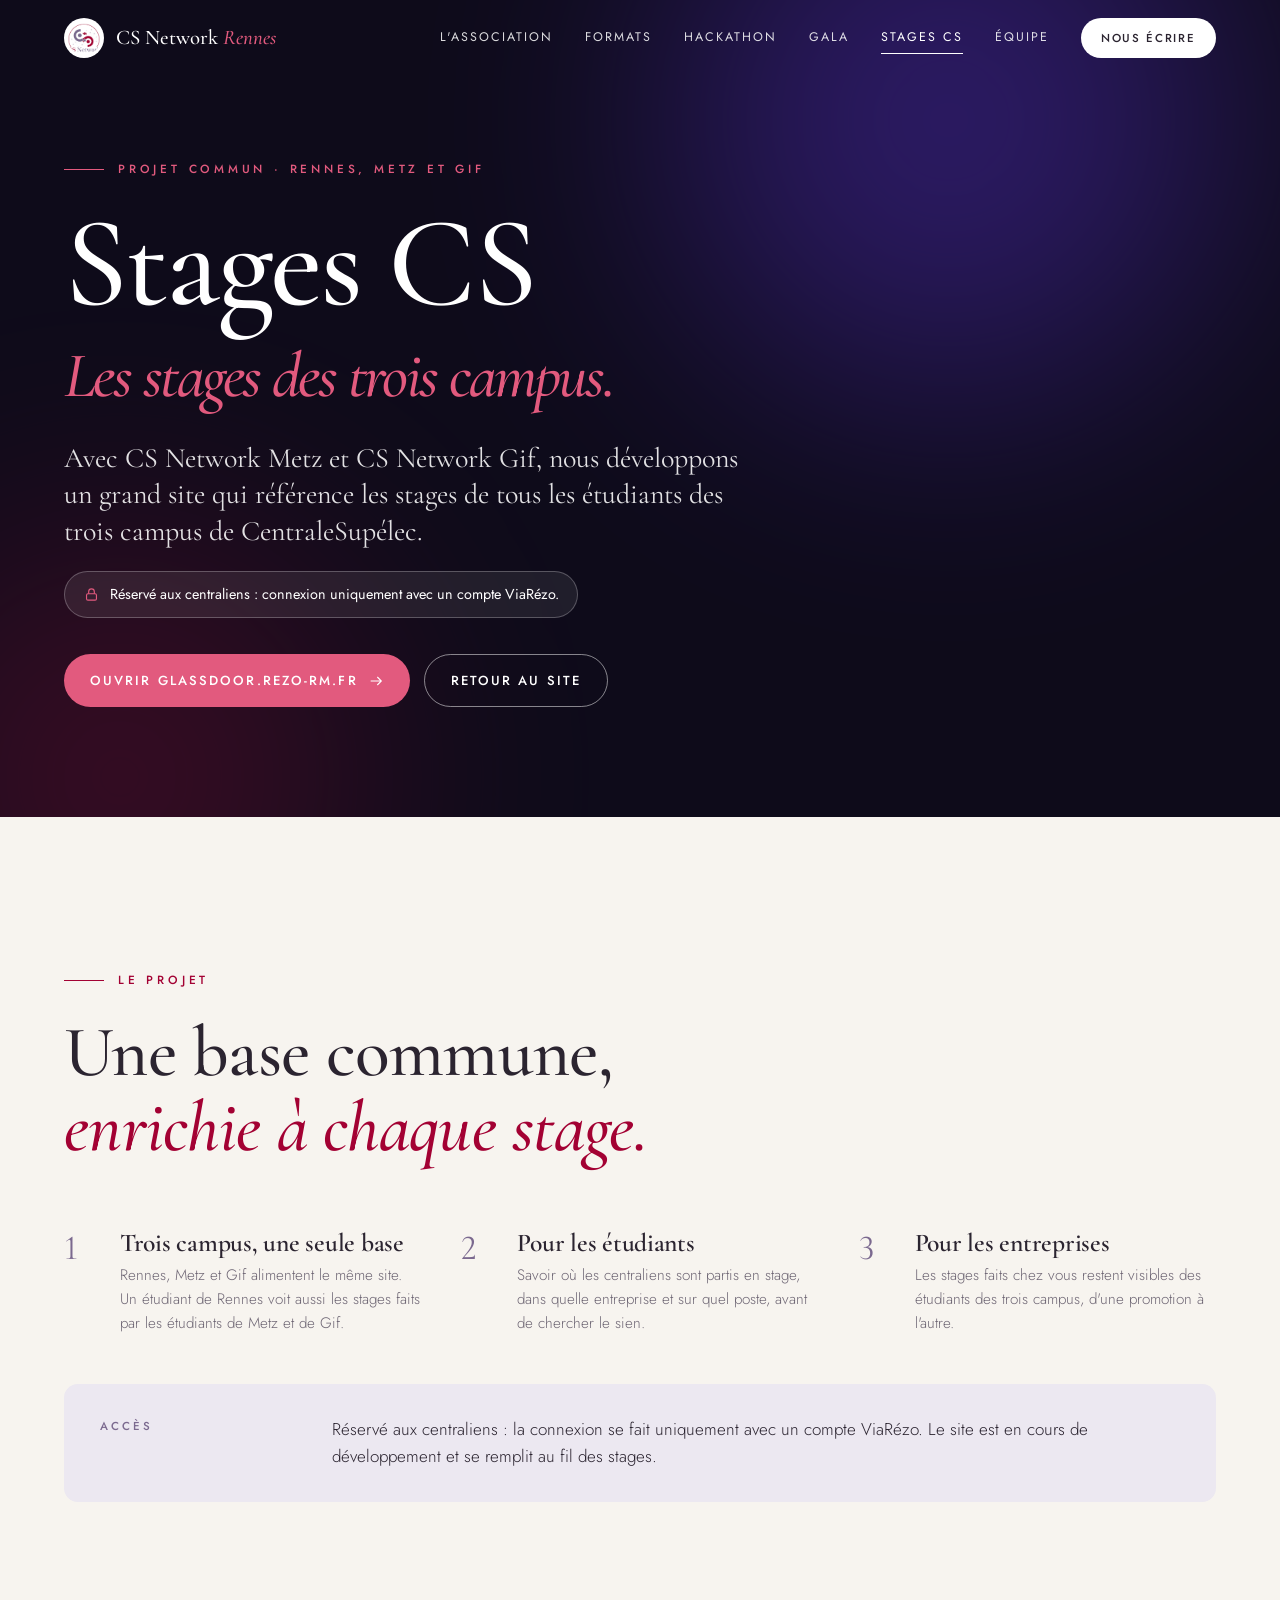
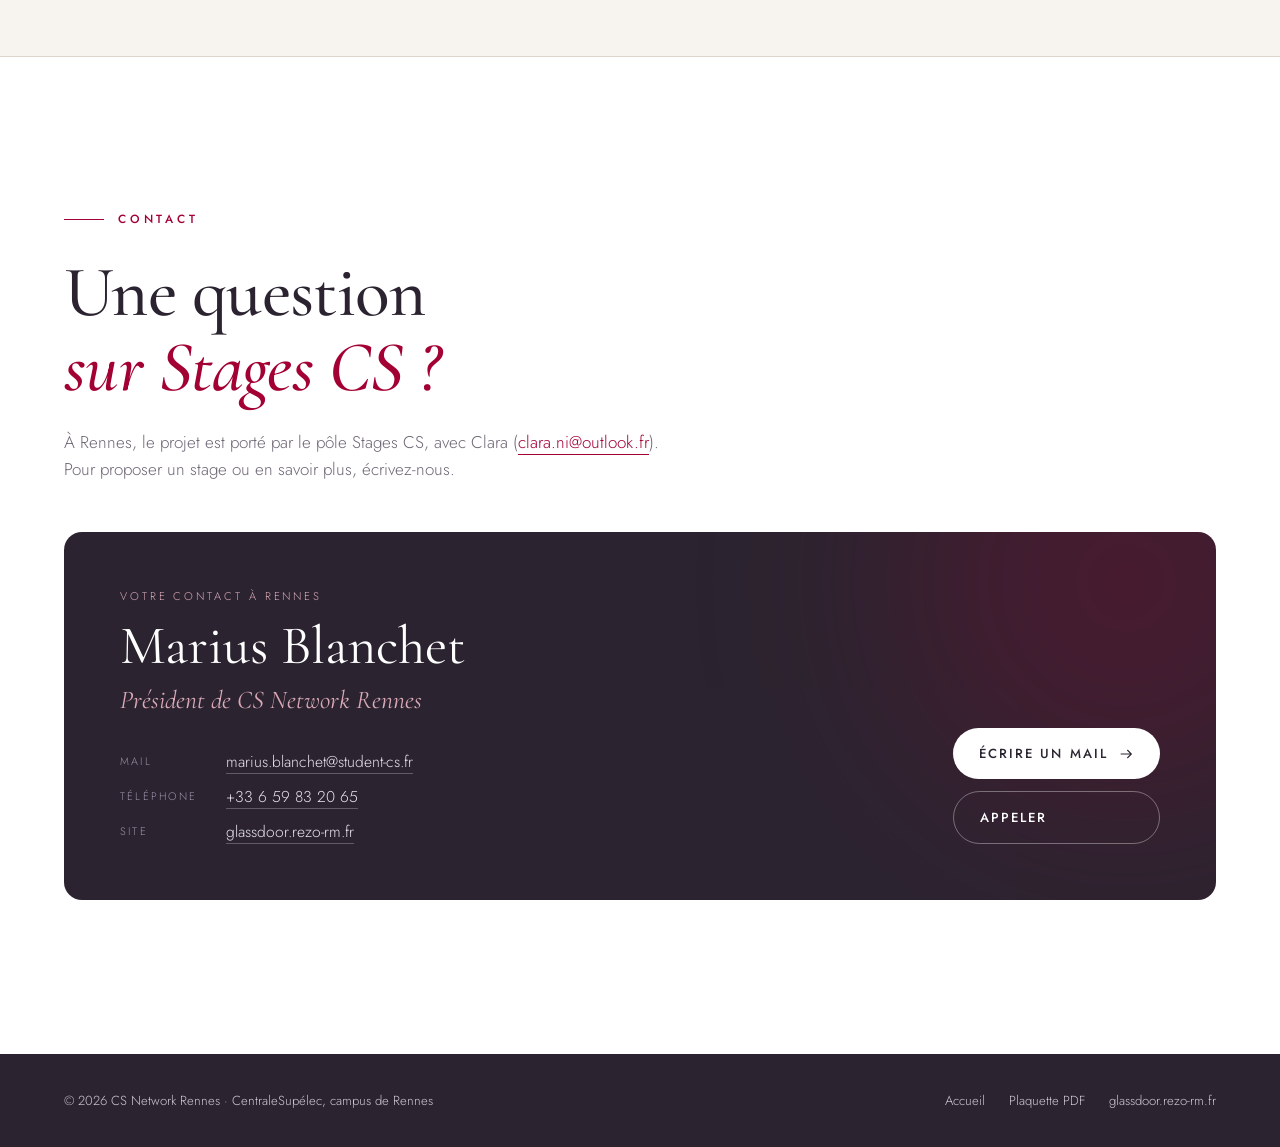
<file: stages.html>
<!doctype html>
<html lang="fr">
<head>
<meta charset="utf-8">
<meta name="viewport" content="width=device-width, initial-scale=1">
<title>Stages CS · CS Network</title>
<meta name="description" content="Stages CS : le site qui référence les stages des étudiants des trois campus de CentraleSupélec, Rennes, Metz et Gif.">
<meta property="og:title" content="Stages CS · CS Network">
<meta property="og:description" content="Tous les stages des centraliens des trois campus, au même endroit.">
<link rel="icon" href="img/logo-csn.png">
<script>document.documentElement.classList.add('js')</script>
<link rel="stylesheet" href="style.css">
</head>
<body>

<header class="nav" id="nav">
  <div class="wrap">
    <a class="brand" href="index.html" aria-label="CS Network Rennes, accueil"><img src="img/logo-csn.png" alt=""><span>CS Network <em>Rennes</em></span></a>
    <button class="burger" id="burger" aria-label="Ouvrir le menu" aria-expanded="false" aria-controls="menu"><span></span><span></span></button>
    <nav class="nav-links" id="menu">
      <a href="index.html#qui">L'association</a>
      <a href="index.html#formats">Formats</a>
      <a href="index.html#hackathon">Hackathon</a>
      <a href="index.html#gala">Gala</a>
      <a class="active" href="stages.html">Stages CS</a>
      <a href="index.html#equipe">Équipe</a>
      <a class="btn btn-red" href="index.html#contact">Nous écrire</a>
    </nav>
  </div>
</header>

<main>

<section class="page-head">
  <div class="wrap">
    <div class="kicker rv">Projet commun · Rennes, Metz et Gif</div>
    <h1 class="rv d1">Stages CS<em>Les stages des trois campus.</em></h1>
    <p class="tag rv d2">Avec CS Network Metz et CS Network Gif, nous développons un grand site qui référence les stages de tous les étudiants des trois campus de CentraleSupélec.</p>
    <p class="access access-dark rv d3"><svg viewBox="0 0 24 24" fill="none" stroke="currentColor" stroke-width="1.6"><rect x="5" y="11" width="14" height="9" rx="2"/><path d="M8 11V8a4 4 0 0 1 8 0v3"/></svg>Réservé aux centraliens&nbsp;: connexion uniquement avec un compte ViaRézo.</p>
    <div class="ctas rv d3">
      <a class="btn btn-rose" href="https://glassdoor.rezo-rm.fr/" target="_blank" rel="noopener">Ouvrir glassdoor.rezo-rm.fr <svg viewBox="0 0 24 24" fill="none" stroke="currentColor" stroke-width="1.6"><path d="M4 12h16m-6-6 6 6-6 6"/></svg></a>
      <a class="btn btn-ghost-light" href="index.html">Retour au site</a>
    </div>
  </div>
</section>

<section>
  <div class="wrap">
    <div class="kicker rv">Le projet</div>
    <h2 class="rv d1">Une base commune,<em>enrichie à chaque stage.</em></h2>
    <div class="trio">
      <div class="pillar rv"><div class="num">1</div><div><h3>Trois campus, une seule base</h3><p>Rennes, Metz et Gif alimentent le même site. Un étudiant de Rennes voit aussi les stages faits par les étudiants de Metz et de Gif.</p></div></div>
      <div class="pillar rv d1"><div class="num">2</div><div><h3>Pour les étudiants</h3><p>Savoir où les centraliens sont partis en stage, dans quelle entreprise et sur quel poste, avant de chercher le sien.</p></div></div>
      <div class="pillar rv d2"><div class="num">3</div><div><h3>Pour les entreprises</h3><p>Les stages faits chez vous restent visibles des étudiants des trois campus, d'une promotion à l'autre.</p></div></div>
    </div>
    <div class="prep rv">
      <h3>Accès</h3>
      <p>Réservé aux centraliens&nbsp;: la connexion se fait uniquement avec un compte ViaRézo. Le site est en cours de développement et se remplit au fil des stages.</p>
    </div>
  </div>
</section>

<section id="contact" style="padding-bottom:clamp(88px,12vw,160px)">
  <div class="wrap">
    <div class="kicker rv">Contact</div>
    <h2 class="rv d1">Une question<em>sur Stages CS&nbsp;?</em></h2>
    <p class="rv d2" style="margin-top:24px;max-width:620px;color:var(--muted)">À Rennes, le projet est porté par le pôle Stages CS, avec Clara (<a href="mailto:clara.ni@outlook.fr?subject=Stages%20CS" style="color:var(--red);border-bottom:1px solid currentColor">clara.ni@outlook.fr</a>). Pour proposer un stage ou en savoir plus, écrivez-nous.</p>
    <div class="card rv" style="margin-top:48px">
      <div>
        <div class="r">Votre contact à Rennes</div>
        <div class="nm">Marius Blanchet</div>
        <div class="role-t">Président de CS Network Rennes</div>
        <dl>
          <dt>Mail</dt><dd><a href="mailto:marius.blanchet@student-cs.fr">marius.blanchet@student-cs.fr</a></dd>
          <dt>Téléphone</dt><dd><a href="tel:+33659832065">+33 6 59 83 20 65</a></dd>
          <dt>Site</dt><dd><a href="https://glassdoor.rezo-rm.fr/" target="_blank" rel="noopener">glassdoor.rezo-rm.fr</a></dd>
        </dl>
      </div>
      <div class="actions">
        <a class="btn btn-light" href="mailto:marius.blanchet@student-cs.fr?subject=Stages%20CS">Écrire un mail <svg viewBox="0 0 24 24" fill="none" stroke="currentColor" stroke-width="1.6"><path d="M4 12h16m-6-6 6 6-6 6"/></svg></a>
        <a class="btn btn-ghost" href="tel:+33659832065">Appeler</a>
      </div>
    </div>
  </div>
</section>

</main>

<footer>
  <div class="wrap">
    <span>© 2026 CS Network Rennes · CentraleSupélec, campus de Rennes</span>
    <nav>
      <a href="index.html">Accueil</a>
      <a href="CS_Network_Rennes_plaquette.pdf" download>Plaquette PDF</a>
      <a href="https://glassdoor.rezo-rm.fr/" target="_blank" rel="noopener">glassdoor.rezo-rm.fr</a>
    </nav>
  </div>
</footer>

<script>
(() => {
  const nav = document.getElementById('nav');
  const burger = document.getElementById('burger');
  const onScroll = () => nav.classList.toggle('solid', scrollY > 60);
  addEventListener('scroll', onScroll, {passive: true});
  onScroll();
  burger.addEventListener('click', () => {
    const open = nav.classList.toggle('open');
    burger.setAttribute('aria-expanded', open);
  });

  const rv = new IntersectionObserver(entries => entries.forEach(e => {
    if (e.isIntersecting) { e.target.classList.add('in'); rv.unobserve(e.target); }
  }), {threshold: 0.12, rootMargin: '0px 0px -40px 0px'});
  document.querySelectorAll('.rv').forEach(el => rv.observe(el));
})();
</script>
</body>
</html>
</file>
<file: site/style.css>
@font-face{font-family:"Cormorant";src:url(fonts/cormorant-garamond-latin-400-normal.woff2) format("woff2");font-weight:400;font-display:swap}
@font-face{font-family:"Cormorant";src:url(fonts/cormorant-garamond-latin-500-normal.woff2) format("woff2");font-weight:500;font-display:swap}
@font-face{font-family:"Cormorant";src:url(fonts/cormorant-garamond-latin-600-normal.woff2) format("woff2");font-weight:600;font-display:swap}
@font-face{font-family:"Cormorant";src:url(fonts/cormorant-garamond-latin-400-italic.woff2) format("woff2");font-weight:400;font-style:italic;font-display:swap}
@font-face{font-family:"Cormorant";src:url(fonts/cormorant-garamond-latin-500-italic.woff2) format("woff2");font-weight:500;font-style:italic;font-display:swap}
@font-face{font-family:"Jost";src:url(fonts/jost-latin-300-normal.woff2) format("woff2");font-weight:300;font-display:swap}
@font-face{font-family:"Jost";src:url(fonts/jost-latin-400-normal.woff2) format("woff2");font-weight:400;font-display:swap}
@font-face{font-family:"Jost";src:url(fonts/jost-latin-500-normal.woff2) format("woff2");font-weight:500;font-display:swap}

:root{
  --red:#A30133; --red-soft:#F3E3E7; --violet:#7B698F; --violet-soft:#ECE8F1;
  --ink:#2B2430; --muted:#6E6674; --cream:#F7F4EF; --line:#DDD5CC; --white:#fff;
  --night:#0E0B1A; --rose:#E25A7E; --night-text:#B9B2C9;
  --ease:cubic-bezier(.2,.7,.2,1);
  --gutter:clamp(16px,5vw,88px);
}
*{box-sizing:border-box;margin:0;padding:0}
html{scroll-behavior:smooth;scroll-padding-top:80px}
body{background:var(--cream);color:var(--ink);font-family:"Jost",system-ui,sans-serif;font-weight:300;font-size:17px;line-height:1.6;font-variant-numeric:lining-nums;-webkit-font-smoothing:antialiased;overflow-x:hidden}
img{display:block;max-width:100%}
a{color:inherit;text-decoration:none}
ul{list-style:none}
.wrap{max-width:1480px;margin:0 auto;padding:0 var(--gutter)}
section{padding:clamp(88px,12vw,160px) 0}
h1,h2,h3,h4,.serif{font-family:"Cormorant",Georgia,serif;font-weight:500;line-height:1.05;letter-spacing:-.01em}
h2{font-size:clamp(2.5rem,5.6vw,4.6rem)}
h2 em,h1 em{font-style:italic;color:var(--red);display:block}
.kicker{font-weight:500;font-size:.74rem;letter-spacing:.32em;text-transform:uppercase;color:var(--red);margin-bottom:1.6rem;display:flex;align-items:center;gap:14px}
.kicker::before{content:"";width:40px;height:1px;background:currentColor;flex:none}
.lead{font-family:"Cormorant",serif;font-size:clamp(1.35rem,2.2vw,1.75rem);line-height:1.35;font-weight:400}
.muted{color:var(--muted)}
.photo{width:100%;height:100%;object-fit:cover}

.btn{display:inline-flex;align-items:center;gap:10px;padding:15px 26px;border-radius:999px;font-weight:500;font-size:.82rem;letter-spacing:.16em;text-transform:uppercase;transition:background .3s,color .3s,transform .3s var(--ease),border-color .3s}
.btn svg{width:16px;height:16px;transition:transform .3s var(--ease)}
.btn:hover svg{transform:translateX(4px)}
.btn-red{background:var(--red);color:#fff}
.btn-red:hover{background:#7f0128}
.btn-line{border:1px solid var(--ink);color:var(--ink)}
.btn-line:hover{background:var(--ink);color:#fff}

/* ---------- Apparition au défilement ---------- */
.js .rv{opacity:0;transform:translateY(28px);transition:opacity .9s var(--ease),transform .9s var(--ease)}
.js .rv.in{opacity:1;transform:none}
.js .rv.d1{transition-delay:.08s}.js .rv.d2{transition-delay:.16s}.js .rv.d3{transition-delay:.24s}.js .rv.d4{transition-delay:.32s}.js .rv.d5{transition-delay:.4s}
@media (prefers-reduced-motion:reduce){
  html{scroll-behavior:auto}
  .js .rv{opacity:1;transform:none;transition:none}
  .hero-media img{animation:none!important}
}

/* ---------- Navigation ---------- */
.nav{position:fixed;inset:0 0 auto 0;z-index:50;transition:background .4s,box-shadow .4s,color .4s;color:#fff}
.nav .wrap{display:flex;align-items:center;justify-content:space-between;height:76px;transition:height .4s}
.nav.solid{background:rgba(247,244,239,.88);backdrop-filter:blur(14px);-webkit-backdrop-filter:blur(14px);color:var(--ink);box-shadow:0 1px 0 var(--line)}
.nav.solid .wrap{height:64px}
.brand{display:flex;align-items:center;gap:12px;font-family:"Cormorant",serif;font-size:1.3rem;font-weight:500}
.brand img{width:40px;height:40px;border-radius:50%;background:#fff;padding:3px;object-fit:contain}
.brand em{color:var(--rose);font-style:italic}
.nav.solid .brand em{color:var(--red)}
.nav-links{display:flex;align-items:center;gap:32px;font-size:.78rem;letter-spacing:.16em;text-transform:uppercase;font-weight:400}
.nav-links a:not(.btn){position:relative;padding:6px 0;opacity:.85;transition:opacity .3s}
.nav-links a:not(.btn)::after{content:"";position:absolute;left:0;right:0;bottom:0;height:1px;background:currentColor;transform:scaleX(0);transform-origin:left;transition:transform .4s var(--ease)}
.nav-links a:not(.btn):hover,.nav-links a.active{opacity:1}
.nav-links a:not(.btn):hover::after,.nav-links a.active::after{transform:scaleX(1)}
.nav-links .btn{padding:11px 20px;font-size:.72rem}
.nav:not(.solid) .nav-links .btn{background:#fff;color:var(--ink)}
.burger{display:none;width:44px;height:44px;background:none;border:0;color:inherit;cursor:pointer;position:relative}
.burger span{position:absolute;left:11px;right:11px;height:1.5px;background:currentColor;transition:transform .35s var(--ease),top .35s var(--ease)}
.burger span:first-child{top:17px}.burger span:last-child{top:26px}
.nav.open .burger span:first-child{top:21px;transform:rotate(45deg)}
.nav.open .burger span:last-child{top:21px;transform:rotate(-45deg)}
@media (max-width:1140px){
  .burger{display:block}
  .nav-links{position:fixed;inset:64px 0 auto 0;flex-direction:column;align-items:flex-start;gap:0;background:var(--cream);color:var(--ink);padding:12px var(--gutter) 28px;box-shadow:0 20px 40px rgba(43,36,48,.12);transform:translateY(-12px);opacity:0;pointer-events:none;transition:opacity .3s,transform .3s var(--ease)}
  .nav-links a:not(.btn){width:100%;padding:14px 0;border-bottom:1px solid var(--line);font-size:.85rem}
  .nav-links a:not(.btn)::after{display:none}
  .nav-links .btn{margin-top:20px}
  .nav.open{background:var(--cream);color:var(--ink)}
  .nav.open .brand em{color:var(--red)}
  .nav.open .nav-links{opacity:1;transform:none;pointer-events:auto}
  .nav:not(.solid) .nav-links .btn{background:var(--red);color:#fff}
}

/* ---------- Hero plein écran ---------- */
.hero{min-height:100vh;min-height:100svh;padding:120px 0 clamp(28px,5vh,48px);position:relative;display:flex;align-items:flex-end;overflow:hidden;background:var(--night);color:#fff}
.hero-media{position:absolute;inset:0}
.hero-media img{animation:slowzoom 18s var(--ease) both}
@keyframes slowzoom{from{transform:scale(1.12)}to{transform:scale(1)}}
.hero-media::after{content:"";position:absolute;inset:0;background:linear-gradient(180deg,rgba(14,11,26,.6) 0%,rgba(14,11,26,.05) 28%,rgba(14,11,26,.35) 55%,rgba(14,11,26,.9) 100%)}
.hero-body{position:relative;z-index:2;width:100%}
.hero-grid{display:grid;grid-template-columns:1fr auto;gap:40px;align-items:end}
.hero .kicker{color:#fff;opacity:.9}
.hero h1{font-size:clamp(3.4rem,min(10vw,15vh),9rem);line-height:.92;letter-spacing:-.02em;text-shadow:0 4px 40px rgba(14,11,26,.35)}
.hero h1 em{color:#F2A7BC}
.hero .rule{width:min(560px,70%);height:1.5px;background:#F2A7BC;margin:clamp(18px,3vh,32px) 0 clamp(16px,2.5vh,26px);transform-origin:left}
.js .hero .rule{transform:scaleX(0);transition:transform 1.4s var(--ease) .5s}
.js .hero .rule.in{transform:scaleX(1)}
.hero .tag{font-family:"Cormorant",serif;font-size:clamp(1.25rem,2.2vw,1.8rem);line-height:1.3;max-width:640px;color:rgba(255,255,255,.92)}
.hero .ctas{display:flex;flex-wrap:wrap;gap:14px;margin-top:clamp(22px,4vh,36px)}
.hero .btn-line{border-color:rgba(255,255,255,.7);color:#fff}
.hero .btn-line:hover{background:#fff;color:var(--ink)}
.hero-logo{width:clamp(130px,14vw,200px);aspect-ratio:1;border-radius:50%;background:#fff;padding:clamp(14px,1.8vw,22px);box-shadow:0 18px 50px rgba(0,0,0,.35)}
.hero-logo img{width:100%;height:100%;object-fit:contain}
.hero-foot{margin-top:clamp(28px,5vh,56px);padding-top:20px;border-top:1px solid rgba(255,255,255,.25);display:flex;flex-wrap:wrap;gap:16px 20px;align-items:center;justify-content:space-between}
.partner{display:flex;align-items:center;gap:16px;font-size:.7rem;letter-spacing:.24em;text-transform:uppercase;color:rgba(255,255,255,.7)}
.partner img{height:54px;background:#fff;border-radius:50%;padding:4px}
.partner b{display:block;color:#fff;font-weight:500}
.hero-foot .dl{font-size:.85rem;color:rgba(255,255,255,.8);display:flex;align-items:center;gap:8px;border-bottom:1px solid transparent;transition:color .3s,border-color .3s}
.hero-foot .dl:hover{color:#fff;border-color:#fff}
.hero-foot .dl svg{width:15px;height:15px}
.scroll-cue{position:absolute;left:50%;bottom:14px;z-index:2;width:1px;height:38px;background:linear-gradient(#fff,transparent);opacity:.6;animation:cue 2.2s ease-in-out infinite}
@keyframes cue{0%,100%{transform:translateY(0);opacity:.2}50%{transform:translateY(8px);opacity:.7}}
@media (max-width:760px){.hero-grid{grid-template-columns:1fr}.hero-logo{display:none}.scroll-cue{display:none}}

/* ---------- Qui sommes-nous ---------- */
.stats{display:grid;grid-template-columns:repeat(4,1fr);border-top:1px solid var(--line);border-bottom:1px solid var(--line);margin:clamp(40px,5vw,64px) 0}
.stat{padding:28px 20px 28px 0}
.stat+.stat{padding-left:28px;border-left:1px solid var(--line)}
.stat .n{font-family:"Cormorant",serif;font-size:clamp(2.8rem,5.5vw,4.4rem);color:var(--red);line-height:1;font-weight:500;white-space:nowrap}
.stat .l{font-size:.9rem;color:var(--muted);margin-top:10px;line-height:1.4}
@media (max-width:760px){
  .stats{grid-template-columns:1fr 1fr}
  .stat:nth-child(3){padding-left:0;border-left:0}
  .stat:nth-child(n+3){border-top:1px solid var(--line)}
}
.two{display:grid;grid-template-columns:1.05fr 1fr;gap:clamp(40px,6vw,88px)}
.two p+p{margin-top:1.1em}
.two .body{color:var(--ink)}
.pillars{display:grid;gap:34px}
.pillar{display:grid;grid-template-columns:44px 1fr;gap:12px}
.pillar .num{font-family:"Cormorant",serif;font-size:2.2rem;color:var(--violet);line-height:1}
.pillar h3{font-size:1.6rem;font-weight:600;margin-bottom:6px}
.pillar p{font-size:.95rem;color:var(--muted)}
@media (max-width:860px){.two{grid-template-columns:1fr}}
.wide{margin-top:clamp(56px,7vw,96px);border-radius:14px;overflow:hidden;aspect-ratio:21/9;position:relative}
.wide img{object-position:50% 62%;transition:transform 1.4s var(--ease)}
.wide:hover img{transform:scale(1.03)}
.caption{font-size:.8rem;color:var(--muted);letter-spacing:.03em;margin-top:12px}
@media (max-width:640px){.wide{aspect-ratio:4/3}}

/* ---------- Formats ---------- */
#formats{background:#fff;border-top:1px solid var(--line);border-bottom:1px solid var(--line)}
.sec-head{display:flex;flex-wrap:wrap;justify-content:space-between;align-items:flex-end;gap:24px 60px;margin-bottom:clamp(48px,6vw,80px)}
.sec-head p{max-width:420px;color:var(--muted)}
.offers{display:grid;grid-template-columns:repeat(3,1fr);gap:28px}
.offer{background:var(--cream);border-radius:14px;overflow:hidden;display:flex;flex-direction:column;transition:transform .5s var(--ease),box-shadow .5s var(--ease)}
.offer:hover{transform:translateY(-6px);box-shadow:0 24px 50px rgba(43,36,48,.12)}

/* Carte qui se retourne sur le contact du pôle */
.js .offer{background:none;overflow:visible;perspective:1800px;cursor:pointer}
.flip{flex:1;display:grid;transform-style:preserve-3d;transition:transform .9s var(--ease)}
.offer.flipped .flip{transform:rotateY(180deg)}
.face{grid-area:1/1;min-width:0;border-radius:14px;overflow:hidden;display:flex;flex-direction:column;backface-visibility:hidden;-webkit-backface-visibility:hidden}
.front{background:var(--cream)}
.back{transform:rotateY(180deg);background:var(--ink);color:#fff;padding:clamp(28px,3vw,38px);position:relative;cursor:default}
.back::before{content:"";position:absolute;inset:0;background:var(--bg) center/cover;opacity:.16;filter:grayscale(.4)}
.back::after{content:"";position:absolute;width:320px;height:320px;border-radius:50%;background:var(--red);filter:blur(100px);opacity:.35;right:-120px;top:-120px}
.back>*{position:relative;z-index:1}
.back .r{font-size:.66rem;letter-spacing:.24em;text-transform:uppercase;color:#D9A9B7}
.back .pole{font-size:.72rem;letter-spacing:.2em;text-transform:uppercase;color:#BDB1CC;font-weight:500;margin-top:auto}
.back .nm{font-family:"Cormorant",serif;font-size:clamp(2.3rem,3.4vw,3rem);line-height:1;margin:10px 0 14px}
.back p{color:#CFC8D6;font-size:.92rem;max-width:340px}
.back .mail{display:inline-block;margin-top:18px;color:#E7E2EC;font-size:.9rem;border-bottom:1px solid rgba(255,255,255,.3);word-break:break-all;transition:border-color .3s}
.back .mail:hover{border-color:#fff}
.back .actions{display:flex;flex-wrap:wrap;align-items:center;gap:12px;margin-top:28px}
.back .btn-light{background:#fff;color:var(--ink)}
.back .btn-light:hover{background:var(--red-soft)}
.back .li{width:46px;height:46px;border-radius:999px}
.back .li svg{width:18px;height:18px}
.back .retour{margin-top:26px;align-self:flex-start;background:none;border:0;color:#BDB1CC;font:inherit;font-size:.74rem;letter-spacing:.18em;text-transform:uppercase;cursor:pointer;display:flex;align-items:center;gap:8px;transition:color .3s}
.back .retour:hover{color:#fff}
.hint{position:absolute;right:16px;bottom:16px;background:rgba(255,255,255,.94);color:var(--ink);font-size:.66rem;letter-spacing:.16em;text-transform:uppercase;font-weight:500;padding:8px 14px;border-radius:999px;display:flex;align-items:center;gap:8px;opacity:0;transform:translateY(6px);transition:opacity .4s,transform .4s var(--ease)}
.hint svg,.who svg{width:14px;height:14px}
.offer:hover .hint{opacity:1;transform:none}
@media (hover:none){.hint{opacity:1;transform:none}}
.who{margin-top:20px;padding-top:16px;border:0;border-top:1px solid var(--line);background:none;font:inherit;color:inherit;text-align:left;cursor:pointer;display:flex;align-items:center;justify-content:space-between;gap:12px;width:100%}
.who small{display:block;font-size:.64rem;letter-spacing:.22em;text-transform:uppercase;color:var(--violet);font-weight:500}
.who b{font-family:"Cormorant",serif;font-size:1.35rem;font-weight:600}
.who i{width:38px;height:38px;border-radius:50%;background:var(--red);color:#fff;display:flex;align-items:center;justify-content:center;flex:none;transition:transform .5s var(--ease)}
.offer:hover .who i{transform:rotate(180deg)}
@media (prefers-reduced-motion:reduce){.flip{transition:none}}
.offer .img{aspect-ratio:4/3;position:relative;overflow:hidden}
.offer .img img{transition:transform 1.2s var(--ease)}
.offer:hover .img img{transform:scale(1.06)}
.offer .tagn{position:absolute;left:18px;top:18px;background:var(--red);color:#fff;font-family:"Cormorant",serif;font-size:1.35rem;width:42px;height:42px;border-radius:50%;display:flex;align-items:center;justify-content:center;line-height:1}
.offer .body{padding:28px 28px 30px;display:flex;flex-direction:column;flex:1}
.offer h3{font-size:1.9rem;margin-bottom:10px}
.offer .desc{font-size:.95rem;margin-bottom:22px}
.split{display:grid;grid-template-columns:1fr 1fr;gap:18px;border-top:1px solid var(--line);padding-top:18px;margin-top:auto}
.split h4{font-family:"Jost",sans-serif;font-size:.66rem;letter-spacing:.22em;text-transform:uppercase;font-weight:500;margin-bottom:8px;line-height:1.4}
.split .you h4{color:var(--violet)}
.split .us h4{color:var(--red)}
.split ul{font-size:.86rem;color:var(--muted);line-height:1.45}
.split li{padding-left:14px;position:relative;margin-bottom:6px}
.split li::before{content:"";position:absolute;left:0;top:.7em;width:7px;height:1px;background:currentColor}
.proof{margin-top:18px;color:var(--red);font-style:italic;font-family:"Cormorant",serif;font-size:1.15rem;line-height:1.3}
@media (max-width:1020px){.offers{grid-template-columns:1fr 1fr}}
@media (max-width:640px){.offers{grid-template-columns:1fr}.split{grid-template-columns:1fr}}
.relay{margin-top:clamp(48px,6vw,72px);padding:30px 36px;border-left:2px solid var(--red);background:var(--cream);border-radius:0 14px 14px 0}
.relay p{font-family:"Cormorant",serif;font-size:clamp(1.25rem,2vw,1.6rem);line-height:1.35}

/* ---------- Réalisations ---------- */
.mosaic{display:grid;grid-template-columns:2fr 1fr;grid-template-rows:repeat(2,clamp(160px,19vw,250px));gap:14px;margin-top:clamp(40px,5vw,64px)}
.mosaic div{overflow:hidden;border-radius:12px}
.mosaic img{transition:transform 1.4s var(--ease)}
.mosaic div:hover img{transform:scale(1.05)}
.mosaic .big{grid-row:span 2}
@media (max-width:640px){.mosaic{grid-template-columns:1fr 1fr;grid-template-rows:220px 140px}.mosaic .big{grid-column:span 2;grid-row:auto}}
.timeline{margin-top:clamp(40px,5vw,64px)}
.ev{display:grid;grid-template-columns:200px 1fr;gap:32px;padding:30px 0;border-top:1px solid var(--line);transition:padding-left .5s var(--ease)}
.ev:last-child{border-bottom:1px solid var(--line)}
.ev:hover{padding-left:12px}
.ev .d{font-family:"Cormorant",serif;font-size:2.2rem;color:var(--red);line-height:1}
.ev .d small{display:block;font-family:"Jost",sans-serif;font-size:.68rem;letter-spacing:.22em;text-transform:uppercase;color:var(--muted);margin-top:8px}
.ev h3{font-size:1.75rem;font-weight:600;margin-bottom:6px}
.ev p{color:var(--muted);font-size:.95rem;max-width:720px}
@media (max-width:640px){.ev{grid-template-columns:1fr;gap:10px}}
.prep{margin-top:40px;background:var(--violet-soft);border-radius:14px;padding:32px 36px;display:grid;grid-template-columns:200px 1fr;gap:32px;align-items:start}
.prep h3{font-family:"Jost",sans-serif;font-size:.72rem;letter-spacing:.26em;text-transform:uppercase;color:var(--violet);font-weight:500;padding-top:4px}
.prep ul{display:grid;grid-template-columns:1fr 1fr;gap:14px 40px}
.prep li{padding-left:22px;position:relative}
.prep li::before{content:"";position:absolute;left:0;top:.5em;width:9px;height:9px;border-radius:50%;border:1px solid var(--violet)}
@media (max-width:760px){.prep{grid-template-columns:1fr;gap:18px;padding:28px}.prep ul{grid-template-columns:1fr}}

/* ---------- Hackathon ---------- */
#hackathon{background:var(--night);color:#EDEAF4;position:relative;overflow:hidden}
#hackathon::before,#hackathon::after{content:"";position:absolute;border-radius:50%;filter:blur(110px);opacity:.35;pointer-events:none}
#hackathon::before{width:520px;height:520px;background:#6B3BFF;top:-120px;right:6%}
#hackathon::after{width:460px;height:460px;background:#E0154A;bottom:-160px;left:-120px;opacity:.22}
#hackathon .wrap{position:relative;z-index:1}
#hackathon .kicker{color:var(--rose)}
#hackathon h2{color:#fff}
#hackathon h2 em{color:var(--rose)}
.hk-top{display:grid;grid-template-columns:1.1fr 1fr;gap:clamp(40px,6vw,80px);align-items:center}
.hk-top p{color:#C9C2D8;max-width:500px;margin-top:28px}
.countdown{margin-top:32px;display:inline-flex;align-items:baseline;gap:12px;padding:12px 22px;border:1px solid rgba(255,255,255,.18);border-radius:999px;font-size:.78rem;letter-spacing:.18em;text-transform:uppercase;color:var(--night-text)}
.countdown b{font-family:"Cormorant",serif;font-size:1.8rem;letter-spacing:0;color:#fff;font-weight:500;line-height:1}
.hk-visual{border-radius:16px;overflow:hidden;box-shadow:0 0 90px rgba(160,60,255,.35);aspect-ratio:1;transform:perspective(1200px) rotateY(-6deg) rotateX(3deg);transition:transform .9s var(--ease)}
.hk-visual:hover{transform:none}
.hk-dates{display:grid;grid-template-columns:1fr 1fr;gap:28px;margin-top:clamp(56px,7vw,96px)}
.hk-date{border-top:1px solid rgba(255,255,255,.25);padding-top:22px}
.hk-date .n{font-family:"Cormorant",serif;font-size:clamp(2.2rem,4vw,3.2rem);color:#fff;line-height:1}
.hk-date p{color:var(--night-text);margin-top:10px;font-size:.95rem}
.figs{display:grid;grid-template-columns:repeat(4,1fr);margin-top:48px;border-top:1px solid rgba(255,255,255,.25);border-bottom:1px solid rgba(255,255,255,.25)}
.fig{padding:26px 16px 26px 0}
.fig+.fig{padding-left:24px;border-left:1px solid rgba(255,255,255,.16)}
.fig .n{font-family:"Cormorant",serif;font-size:clamp(2.2rem,4vw,3.2rem);color:var(--rose);line-height:1;white-space:nowrap}
.fig .l{color:var(--night-text);font-size:.88rem;margin-top:8px;line-height:1.4}
.roles{display:grid;grid-template-columns:repeat(3,1fr);gap:22px;margin-top:56px}
.role{background:rgba(255,255,255,.04);border:1px solid rgba(255,255,255,.12);border-radius:14px;padding:30px;transition:background .4s,border-color .4s,transform .5s var(--ease)}
.role:hover{background:rgba(255,255,255,.07);border-color:rgba(226,90,126,.5);transform:translateY(-4px)}
.role .i{font-family:"Cormorant",serif;color:var(--rose);font-size:1.1rem;font-style:italic;margin-bottom:12px}
.role h3{font-size:1.8rem;color:#fff;margin-bottom:8px}
.role p{color:var(--night-text);font-size:.92rem}
.hk-cta{margin-top:64px;padding-top:36px;border-top:1px solid rgba(255,255,255,.25);display:flex;flex-wrap:wrap;align-items:center;justify-content:space-between;gap:24px}
.hk-cta .url{font-family:"Cormorant",serif;font-size:clamp(1.8rem,3.4vw,2.6rem);color:#fff;line-height:1.1}
.hk-cta p{color:var(--night-text);font-size:.92rem;margin-top:6px}
.btn-rose{background:var(--rose);color:#fff}
.btn-rose:hover{background:#fff;color:var(--night)}
@media (max-width:860px){
  .hk-top{grid-template-columns:1fr}
  .hk-visual{max-width:460px;transform:none}
  .figs{grid-template-columns:1fr 1fr}
  .fig:nth-child(3){padding-left:0;border-left:0}
  .fig:nth-child(n+3){border-top:1px solid rgba(255,255,255,.16)}
  .roles{grid-template-columns:1fr}
}
@media (max-width:560px){.hk-dates{grid-template-columns:1fr}}

/* ---------- Gala ---------- */
.gala{display:grid;grid-template-columns:1.05fr 1fr;gap:clamp(48px,7vw,110px);align-items:center}
.gala-visual{position:relative;padding:0 28px 28px 0}
.gala-visual::before{content:"";position:absolute;inset:28px 0 0 28px;border:1px solid var(--red);border-radius:14px}
.gala-photo{position:relative;border-radius:14px;overflow:hidden;aspect-ratio:4/3.4;box-shadow:0 30px 60px rgba(43,36,48,.18)}
.gala-photo img{transition:transform 1.6s var(--ease)}
.gala-visual:hover .gala-photo img{transform:scale(1.05)}
.gala-date{position:absolute;left:-18px;bottom:0;background:var(--ink);color:#fff;border-radius:50%;width:124px;height:124px;display:flex;flex-direction:column;align-items:center;justify-content:center;font-family:"Cormorant",serif;font-size:2rem;line-height:1;box-shadow:0 14px 30px rgba(43,36,48,.25)}
.gala-date span{font-family:"Jost",sans-serif;font-size:.66rem;letter-spacing:.24em;text-transform:uppercase;color:#D9A9B7;margin-bottom:6px}
.gala-card{margin-top:36px;background:#fff;border:1px solid var(--line);border-radius:14px;padding:24px 26px;display:flex;flex-wrap:wrap;align-items:center;justify-content:space-between;gap:18px}
.gala-card .r{font-size:.66rem;letter-spacing:.22em;text-transform:uppercase;color:var(--violet);font-weight:500}
.gala-card .nm{font-family:"Cormorant",serif;font-size:1.9rem;font-weight:600;line-height:1.1;margin:4px 0 2px}
.gala-card .mail{font-size:.88rem;color:var(--muted)}
.gala-card .mail:hover{color:var(--red)}
.gala-actions{display:flex;align-items:center;gap:12px}
.gala-card .li{background:var(--violet)}
.gala-card .li svg{fill:#fff}
.gala-card .li.off{background:var(--line)}
@media (max-width:900px){.gala{grid-template-columns:1fr}.gala-date{left:auto;right:0;bottom:auto;top:-20px;width:104px;height:104px;font-size:1.7rem}}

/* ---------- Stages CS ---------- */
#stages{background:var(--violet-soft)}
.stages{display:grid;grid-template-columns:1.1fr 1fr;gap:clamp(48px,7vw,100px);align-items:center}
.stages .ctas{display:flex;flex-wrap:wrap;gap:14px;margin-top:36px}
.browser{display:block;background:#fff;border-radius:14px;overflow:hidden;box-shadow:0 30px 70px rgba(43,36,48,.16);transform:perspective(1200px) rotateY(-5deg) rotateX(2deg);transition:transform .9s var(--ease)}
.browser:hover{transform:none}
.browser .bar{display:flex;align-items:center;gap:7px;padding:13px 16px;background:#F1EDF4;border-bottom:1px solid #E2DBE8}
.browser .bar i{width:10px;height:10px;border-radius:50%;background:#D6CDE0}
.browser .bar span{margin-left:12px;flex:1;background:#fff;border-radius:999px;padding:5px 14px;font-size:.78rem;color:var(--muted)}
.browser .screen{padding:clamp(32px,4vw,48px);text-align:center}
.browser .campuses{display:flex;justify-content:center;gap:8px}
.browser .campuses span{font-size:.64rem;letter-spacing:.2em;text-transform:uppercase;color:var(--violet);border:1px solid #D6CDE0;border-radius:999px;padding:5px 12px}
.browser .t{font-family:"Cormorant",serif;font-size:clamp(2.4rem,4vw,3.4rem);margin:22px 0 24px;line-height:1}
.browser .t em{color:var(--red)}
.browser .rows{display:grid;gap:10px;max-width:340px;margin:0 auto}
.browser .rows b{height:12px;border-radius:6px;background:linear-gradient(90deg,#ECE8F1,#F6F3F8)}
.browser .rows b:nth-child(2){width:80%}.browser .rows b:nth-child(3){width:62%}
.browser .login{display:inline-block;margin-top:28px;background:var(--ink);color:#fff;border-radius:999px;padding:12px 22px;font-size:.74rem;letter-spacing:.14em;text-transform:uppercase}
@media (max-width:900px){.stages{grid-template-columns:1fr}.browser{transform:none}}

.access{display:inline-flex;align-items:center;gap:10px;margin-top:22px;padding:11px 18px;border-radius:999px;background:#fff;border:1px solid #D6CDE0;color:var(--ink);font-size:.9rem;font-weight:400}
.access svg{width:17px;height:17px;flex:none;color:var(--red)}
.access-dark{background:rgba(255,255,255,.08);border-color:rgba(255,255,255,.25);color:#fff}
.access-dark svg{color:var(--rose)}

/* ---------- Page Stages CS ---------- */
.page-head{background:var(--night);color:#fff;position:relative;overflow:hidden;min-height:78vh;display:flex;align-items:flex-end;padding:160px 0 clamp(64px,9vw,110px)}
.page-head::before{content:"";position:absolute;width:560px;height:560px;border-radius:50%;background:#6B3BFF;filter:blur(130px);opacity:.32;top:-160px;right:4%}
.page-head::after{content:"";position:absolute;width:480px;height:480px;border-radius:50%;background:#E0154A;filter:blur(130px);opacity:.2;bottom:-200px;left:-120px}
.page-head .wrap{position:relative;z-index:1;width:100%}
.page-head .kicker{color:var(--rose)}
.page-head h1{font-size:clamp(3.4rem,10vw,8rem);line-height:.92;letter-spacing:-.02em}
.page-head h1 em{color:var(--rose);font-size:.5em;line-height:1.1;margin-top:.3em}
.page-head .tag{font-family:"Cormorant",serif;font-size:clamp(1.25rem,2.2vw,1.75rem);line-height:1.3;max-width:680px;color:rgba(255,255,255,.88);margin-top:28px}
.page-head .ctas{display:flex;flex-wrap:wrap;gap:14px;margin-top:36px}
.btn-ghost-light{border:1px solid rgba(255,255,255,.5);color:#fff}
.btn-ghost-light:hover{background:#fff;color:var(--ink)}
.trio{display:grid;grid-template-columns:repeat(3,1fr);gap:40px;margin:clamp(40px,5vw,64px) 0 48px}
.prep p{color:var(--ink)}
@media (max-width:860px){.trio{grid-template-columns:1fr;gap:32px}}

/* ---------- Équipe ---------- */
.bureau{display:grid;grid-template-columns:repeat(4,1fr);gap:16px;margin:clamp(40px,5vw,64px) 0 clamp(56px,7vw,88px)}
.b{background:var(--ink);color:#fff;border-radius:14px;padding:26px 24px;display:flex;flex-direction:column;min-height:180px;transition:transform .5s var(--ease),background .4s}
.b:hover{transform:translateY(-4px);background:#3a3141}
.b .r{font-size:.66rem;letter-spacing:.22em;text-transform:uppercase;color:#D9A9B7}
.b .nm{font-family:"Cormorant",serif;font-size:1.85rem;line-height:1.05;margin:10px 0 auto}
.b .ct{display:flex;align-items:center;justify-content:space-between;gap:10px;font-size:.78rem;color:#CFC8D6;margin-top:22px;word-break:break-all}
.b .ct a:hover{color:#fff}
@media (max-width:1020px){.bureau{grid-template-columns:1fr 1fr}}
@media (max-width:520px){.bureau{grid-template-columns:1fr}.b{min-height:0}}
.li{width:30px;height:30px;border-radius:6px;display:flex;align-items:center;justify-content:center;flex:none;background:#fff;transition:transform .3s var(--ease)}
.li:hover{transform:scale(1.1)}
.li svg{width:16px;height:16px;fill:var(--ink)}
.li.off{background:rgba(255,255,255,.18)}
.li.off:hover{transform:none}
.li.off svg{fill:#fff}
.p .li{background:var(--violet)}
.p .li svg{fill:#fff}
.p .li.off{background:var(--line)}
.groups{display:grid;grid-template-columns:1fr 1fr;gap:56px 64px}
.group h3{font-family:"Jost",sans-serif;font-size:.74rem;letter-spacing:.26em;text-transform:uppercase;color:var(--red);font-weight:500;padding-bottom:12px;border-bottom:1px solid var(--red);line-height:1.4}
.p{display:grid;grid-template-columns:1fr auto;align-items:center;gap:16px;padding:18px 0;border-bottom:1px solid var(--line);transition:padding-left .4s var(--ease)}
.p>div{min-width:0}
.p:hover{padding-left:8px}
.p .pole{font-size:.68rem;letter-spacing:.18em;text-transform:uppercase;color:var(--violet);font-weight:500}
.p .nm{font-family:"Cormorant",serif;font-size:1.5rem;font-weight:600;line-height:1.15;margin-top:2px}
.p .mail{font-size:.85rem;color:var(--muted);transition:color .3s;word-break:break-all}
.p a.mail:hover{color:var(--red)}
@media (max-width:760px){.groups{grid-template-columns:1fr;gap:44px}}

/* ---------- Contact ---------- */
#contact{background:#fff;border-top:1px solid var(--line);padding-bottom:0}
.steps{display:grid;grid-template-columns:repeat(4,1fr);gap:24px;margin:clamp(40px,5vw,64px) 0 clamp(56px,7vw,88px)}
.step{border-top:2px solid var(--red);padding-top:20px}
.step .n{font-family:"Cormorant",serif;font-size:2.8rem;color:var(--red);line-height:1}
.step h3{font-size:1.55rem;font-weight:600;margin:12px 0 6px;line-height:1.1}
.step p{font-size:.92rem;color:var(--muted)}
@media (max-width:860px){.steps{grid-template-columns:1fr 1fr;gap:36px 24px}}
@media (max-width:480px){.steps{grid-template-columns:1fr}}
.card{background:var(--ink);color:#fff;border-radius:18px;padding:clamp(32px,5vw,56px);display:grid;grid-template-columns:1fr auto;gap:40px;align-items:end;position:relative;overflow:hidden}
.card::after{content:"";position:absolute;width:420px;height:420px;border-radius:50%;background:var(--red);filter:blur(120px);opacity:.28;right:-120px;top:-160px;pointer-events:none}
.card>*{position:relative;z-index:1}
.card .r{font-size:.7rem;letter-spacing:.26em;text-transform:uppercase;color:#D9A9B7}
.card .nm{font-family:"Cormorant",serif;font-size:clamp(2.4rem,4.5vw,3.4rem);line-height:1;margin:14px 0 6px}
.card .role-t{font-family:"Cormorant",serif;font-style:italic;color:#D9A9B7;font-size:clamp(1.3rem,2vw,1.6rem)}
.card dl{margin-top:28px;display:grid;grid-template-columns:auto 1fr;gap:10px 28px;font-size:.98rem}
.card dt{font-size:.68rem;letter-spacing:.2em;text-transform:uppercase;color:#9C93A8;padding-top:4px}
.card dd{color:#E7E2EC;word-break:break-word}
.card dd a{border-bottom:1px solid rgba(255,255,255,.25);transition:border-color .3s}
.card dd a:hover{border-color:#fff}
.card .actions{display:flex;flex-direction:column;gap:12px}
.card .btn-light{background:#fff;color:var(--ink)}
.card .btn-light:hover{background:var(--red-soft)}
.card .btn-ghost{border:1px solid rgba(255,255,255,.35);color:#fff}
.card .btn-ghost:hover{background:rgba(255,255,255,.1)}
@media (max-width:860px){.card{grid-template-columns:1fr;align-items:start}.card .actions{flex-direction:row;flex-wrap:wrap}}
@media (max-width:480px){.card dl{grid-template-columns:1fr;gap:2px}.card dd{margin-bottom:10px}}
.campus{display:grid;grid-template-columns:1fr 1fr;gap:20px;margin-top:24px}
.cp{border:1px solid var(--line);border-radius:14px;padding:26px 30px;background:var(--cream);transition:border-color .3s}
.cp:hover{border-color:var(--violet)}
.cp .r{font-size:.68rem;letter-spacing:.24em;text-transform:uppercase;color:var(--violet);font-weight:500}
.cp .nm{font-family:"Cormorant",serif;font-size:1.7rem;font-weight:600;margin:6px 0 2px}
.cp .mail{font-size:.88rem;color:var(--muted);word-break:break-all}
.cp a.mail:hover{color:var(--red)}
@media (max-width:640px){.campus{grid-template-columns:1fr}}

.end{position:relative;height:clamp(320px,42vw,520px);margin-top:clamp(72px,9vw,120px);overflow:hidden}
.end img{object-position:50% 60%}
.end::before{content:"";position:absolute;inset:0;background:linear-gradient(180deg,#fff 0%,rgba(255,255,255,.15) 40%,rgba(43,36,48,.45) 100%);z-index:1}
.end .sign{position:absolute;z-index:2;left:0;right:0;bottom:clamp(28px,4vw,48px)}
.end .sign .wrap{display:flex;justify-content:space-between;align-items:flex-end;gap:20px;color:#fff}
.end .sign .serif{font-size:clamp(2.2rem,5vw,4rem);text-shadow:0 2px 18px rgba(0,0,0,.35);line-height:1}
.end .sign img{width:clamp(64px,8vw,92px);aspect-ratio:1;object-fit:contain;background:#fff;border-radius:50%;padding:6px}

footer{background:var(--ink);color:#CFC8D6;font-size:.82rem;padding:36px 0}
footer .wrap{display:flex;flex-wrap:wrap;gap:16px 32px;justify-content:space-between;align-items:center}
footer nav{display:flex;flex-wrap:wrap;gap:8px 24px}
footer a:hover{color:#fff}
</file>
<file: style.css>
@font-face{font-family:"Cormorant";src:url(fonts/cormorant-garamond-latin-400-normal.woff2) format("woff2");font-weight:400;font-display:swap}
@font-face{font-family:"Cormorant";src:url(fonts/cormorant-garamond-latin-500-normal.woff2) format("woff2");font-weight:500;font-display:swap}
@font-face{font-family:"Cormorant";src:url(fonts/cormorant-garamond-latin-600-normal.woff2) format("woff2");font-weight:600;font-display:swap}
@font-face{font-family:"Cormorant";src:url(fonts/cormorant-garamond-latin-400-italic.woff2) format("woff2");font-weight:400;font-style:italic;font-display:swap}
@font-face{font-family:"Cormorant";src:url(fonts/cormorant-garamond-latin-500-italic.woff2) format("woff2");font-weight:500;font-style:italic;font-display:swap}
@font-face{font-family:"Jost";src:url(fonts/jost-latin-300-normal.woff2) format("woff2");font-weight:300;font-display:swap}
@font-face{font-family:"Jost";src:url(fonts/jost-latin-400-normal.woff2) format("woff2");font-weight:400;font-display:swap}
@font-face{font-family:"Jost";src:url(fonts/jost-latin-500-normal.woff2) format("woff2");font-weight:500;font-display:swap}

:root{
  --red:#A30133; --red-soft:#F3E3E7; --violet:#7B698F; --violet-soft:#ECE8F1;
  --ink:#2B2430; --muted:#6E6674; --cream:#F7F4EF; --line:#DDD5CC; --white:#fff;
  --night:#0E0B1A; --rose:#E25A7E; --night-text:#B9B2C9;
  --ease:cubic-bezier(.2,.7,.2,1);
  --gutter:clamp(16px,5vw,88px);
}
*{box-sizing:border-box;margin:0;padding:0}
html{scroll-behavior:smooth;scroll-padding-top:80px}
body{background:var(--cream);color:var(--ink);font-family:"Jost",system-ui,sans-serif;font-weight:300;font-size:17px;line-height:1.6;font-variant-numeric:lining-nums;-webkit-font-smoothing:antialiased;overflow-x:hidden}
img{display:block;max-width:100%}
a{color:inherit;text-decoration:none}
ul{list-style:none}
.wrap{max-width:1480px;margin:0 auto;padding:0 var(--gutter)}
section{padding:clamp(88px,12vw,160px) 0}
h1,h2,h3,h4,.serif{font-family:"Cormorant",Georgia,serif;font-weight:500;line-height:1.05;letter-spacing:-.01em}
h2{font-size:clamp(2.5rem,5.6vw,4.6rem)}
h2 em,h1 em{font-style:italic;color:var(--red);display:block}
.kicker{font-weight:500;font-size:.74rem;letter-spacing:.32em;text-transform:uppercase;color:var(--red);margin-bottom:1.6rem;display:flex;align-items:center;gap:14px}
.kicker::before{content:"";width:40px;height:1px;background:currentColor;flex:none}
.lead{font-family:"Cormorant",serif;font-size:clamp(1.35rem,2.2vw,1.75rem);line-height:1.35;font-weight:400}
.muted{color:var(--muted)}
.photo{width:100%;height:100%;object-fit:cover}

.btn{display:inline-flex;align-items:center;gap:10px;padding:15px 26px;border-radius:999px;font-weight:500;font-size:.82rem;letter-spacing:.16em;text-transform:uppercase;transition:background .3s,color .3s,transform .3s var(--ease),border-color .3s}
.btn svg{width:16px;height:16px;transition:transform .3s var(--ease)}
.btn:hover svg{transform:translateX(4px)}
.btn-red{background:var(--red);color:#fff}
.btn-red:hover{background:#7f0128}
.btn-line{border:1px solid var(--ink);color:var(--ink)}
.btn-line:hover{background:var(--ink);color:#fff}

/* ---------- Apparition au défilement ---------- */
.js .rv{opacity:0;transform:translateY(28px);transition:opacity .9s var(--ease),transform .9s var(--ease)}
.js .rv.in{opacity:1;transform:none}
.js .rv.d1{transition-delay:.08s}.js .rv.d2{transition-delay:.16s}.js .rv.d3{transition-delay:.24s}.js .rv.d4{transition-delay:.32s}.js .rv.d5{transition-delay:.4s}
@media (prefers-reduced-motion:reduce){
  html{scroll-behavior:auto}
  .js .rv{opacity:1;transform:none;transition:none}
  .hero-media img{animation:none!important}
}

/* ---------- Navigation ---------- */
.nav{position:fixed;inset:0 0 auto 0;z-index:50;transition:background .4s,box-shadow .4s,color .4s;color:#fff}
.nav .wrap{display:flex;align-items:center;justify-content:space-between;height:76px;transition:height .4s}
.nav.solid{background:rgba(247,244,239,.88);backdrop-filter:blur(14px);-webkit-backdrop-filter:blur(14px);color:var(--ink);box-shadow:0 1px 0 var(--line)}
.nav.solid .wrap{height:64px}
.brand{display:flex;align-items:center;gap:12px;font-family:"Cormorant",serif;font-size:1.3rem;font-weight:500}
.brand img{width:40px;height:40px;border-radius:50%;background:#fff;padding:3px;object-fit:contain}
.brand em{color:var(--rose);font-style:italic}
.nav.solid .brand em{color:var(--red)}
.nav-links{display:flex;align-items:center;gap:32px;font-size:.78rem;letter-spacing:.16em;text-transform:uppercase;font-weight:400}
.nav-links a:not(.btn){position:relative;padding:6px 0;opacity:.85;transition:opacity .3s}
.nav-links a:not(.btn)::after{content:"";position:absolute;left:0;right:0;bottom:0;height:1px;background:currentColor;transform:scaleX(0);transform-origin:left;transition:transform .4s var(--ease)}
.nav-links a:not(.btn):hover,.nav-links a.active{opacity:1}
.nav-links a:not(.btn):hover::after,.nav-links a.active::after{transform:scaleX(1)}
.nav-links .btn{padding:11px 20px;font-size:.72rem}
.nav:not(.solid) .nav-links .btn{background:#fff;color:var(--ink)}
.burger{display:none;width:44px;height:44px;background:none;border:0;color:inherit;cursor:pointer;position:relative}
.burger span{position:absolute;left:11px;right:11px;height:1.5px;background:currentColor;transition:transform .35s var(--ease),top .35s var(--ease)}
.burger span:first-child{top:17px}.burger span:last-child{top:26px}
.nav.open .burger span:first-child{top:21px;transform:rotate(45deg)}
.nav.open .burger span:last-child{top:21px;transform:rotate(-45deg)}
@media (max-width:1140px){
  .burger{display:block}
  .nav-links{position:fixed;inset:64px 0 auto 0;flex-direction:column;align-items:flex-start;gap:0;background:var(--cream);color:var(--ink);padding:12px var(--gutter) 28px;box-shadow:0 20px 40px rgba(43,36,48,.12);transform:translateY(-12px);opacity:0;pointer-events:none;transition:opacity .3s,transform .3s var(--ease)}
  .nav-links a:not(.btn){width:100%;padding:14px 0;border-bottom:1px solid var(--line);font-size:.85rem}
  .nav-links a:not(.btn)::after{display:none}
  .nav-links .btn{margin-top:20px}
  .nav.open{background:var(--cream);color:var(--ink)}
  .nav.open .brand em{color:var(--red)}
  .nav.open .nav-links{opacity:1;transform:none;pointer-events:auto}
  .nav:not(.solid) .nav-links .btn{background:var(--red);color:#fff}
}

/* ---------- Hero plein écran ---------- */
.hero{min-height:100vh;min-height:100svh;padding:120px 0 clamp(28px,5vh,48px);position:relative;display:flex;align-items:flex-end;overflow:hidden;background:var(--night);color:#fff}
.hero-media{position:absolute;inset:0}
.hero-media img{animation:slowzoom 18s var(--ease) both}
@keyframes slowzoom{from{transform:scale(1.12)}to{transform:scale(1)}}
.hero-media::after{content:"";position:absolute;inset:0;background:linear-gradient(180deg,rgba(14,11,26,.6) 0%,rgba(14,11,26,.05) 28%,rgba(14,11,26,.35) 55%,rgba(14,11,26,.9) 100%)}
.hero-body{position:relative;z-index:2;width:100%}
.hero-grid{display:grid;grid-template-columns:1fr auto;gap:40px;align-items:end}
.hero .kicker{color:#fff;opacity:.9}
.hero h1{font-size:clamp(3.4rem,min(10vw,15vh),9rem);line-height:.92;letter-spacing:-.02em;text-shadow:0 4px 40px rgba(14,11,26,.35)}
.hero h1 em{color:#F2A7BC}
.hero .rule{width:min(560px,70%);height:1.5px;background:#F2A7BC;margin:clamp(18px,3vh,32px) 0 clamp(16px,2.5vh,26px);transform-origin:left}
.js .hero .rule{transform:scaleX(0);transition:transform 1.4s var(--ease) .5s}
.js .hero .rule.in{transform:scaleX(1)}
.hero .tag{font-family:"Cormorant",serif;font-size:clamp(1.25rem,2.2vw,1.8rem);line-height:1.3;max-width:640px;color:rgba(255,255,255,.92)}
.hero .ctas{display:flex;flex-wrap:wrap;gap:14px;margin-top:clamp(22px,4vh,36px)}
.hero .btn-line{border-color:rgba(255,255,255,.7);color:#fff}
.hero .btn-line:hover{background:#fff;color:var(--ink)}
.hero-logo{width:clamp(130px,14vw,200px);aspect-ratio:1;border-radius:50%;background:#fff;padding:clamp(14px,1.8vw,22px);box-shadow:0 18px 50px rgba(0,0,0,.35)}
.hero-logo img{width:100%;height:100%;object-fit:contain}
.hero-foot{margin-top:clamp(28px,5vh,56px);padding-top:20px;border-top:1px solid rgba(255,255,255,.25);display:flex;flex-wrap:wrap;gap:16px 20px;align-items:center;justify-content:space-between}
.partner{display:flex;align-items:center;gap:16px;font-size:.7rem;letter-spacing:.24em;text-transform:uppercase;color:rgba(255,255,255,.7)}
.partner img{height:54px;background:#fff;border-radius:50%;padding:4px}
.partner b{display:block;color:#fff;font-weight:500}
.hero-foot .dl{font-size:.85rem;color:rgba(255,255,255,.8);display:flex;align-items:center;gap:8px;border-bottom:1px solid transparent;transition:color .3s,border-color .3s}
.hero-foot .dl:hover{color:#fff;border-color:#fff}
.hero-foot .dl svg{width:15px;height:15px}
.scroll-cue{position:absolute;left:50%;bottom:14px;z-index:2;width:1px;height:38px;background:linear-gradient(#fff,transparent);opacity:.6;animation:cue 2.2s ease-in-out infinite}
@keyframes cue{0%,100%{transform:translateY(0);opacity:.2}50%{transform:translateY(8px);opacity:.7}}
@media (max-width:760px){.hero-grid{grid-template-columns:1fr}.hero-logo{display:none}.scroll-cue{display:none}}

/* ---------- Qui sommes-nous ---------- */
.stats{display:grid;grid-template-columns:repeat(4,1fr);border-top:1px solid var(--line);border-bottom:1px solid var(--line);margin:clamp(40px,5vw,64px) 0}
.stat{padding:28px 20px 28px 0}
.stat+.stat{padding-left:28px;border-left:1px solid var(--line)}
.stat .n{font-family:"Cormorant",serif;font-size:clamp(2.8rem,5.5vw,4.4rem);color:var(--red);line-height:1;font-weight:500;white-space:nowrap}
.stat .l{font-size:.9rem;color:var(--muted);margin-top:10px;line-height:1.4}
@media (max-width:760px){
  .stats{grid-template-columns:1fr 1fr}
  .stat:nth-child(3){padding-left:0;border-left:0}
  .stat:nth-child(n+3){border-top:1px solid var(--line)}
}
.two{display:grid;grid-template-columns:1.05fr 1fr;gap:clamp(40px,6vw,88px)}
.two p+p{margin-top:1.1em}
.two .body{color:var(--ink)}
.pillars{display:grid;gap:34px}
.pillar{display:grid;grid-template-columns:44px 1fr;gap:12px}
.pillar .num{font-family:"Cormorant",serif;font-size:2.2rem;color:var(--violet);line-height:1}
.pillar h3{font-size:1.6rem;font-weight:600;margin-bottom:6px}
.pillar p{font-size:.95rem;color:var(--muted)}
@media (max-width:860px){.two{grid-template-columns:1fr}}
.wide{margin-top:clamp(56px,7vw,96px);border-radius:14px;overflow:hidden;aspect-ratio:21/9;position:relative}
.wide img{object-position:50% 62%;transition:transform 1.4s var(--ease)}
.wide:hover img{transform:scale(1.03)}
.caption{font-size:.8rem;color:var(--muted);letter-spacing:.03em;margin-top:12px}
@media (max-width:640px){.wide{aspect-ratio:4/3}}

/* ---------- Formats ---------- */
#formats{background:#fff;border-top:1px solid var(--line);border-bottom:1px solid var(--line)}
.sec-head{display:flex;flex-wrap:wrap;justify-content:space-between;align-items:flex-end;gap:24px 60px;margin-bottom:clamp(48px,6vw,80px)}
.sec-head p{max-width:420px;color:var(--muted)}
.offers{display:grid;grid-template-columns:repeat(3,1fr);gap:28px}
.offer{background:var(--cream);border-radius:14px;overflow:hidden;display:flex;flex-direction:column;transition:transform .5s var(--ease),box-shadow .5s var(--ease)}
.offer:hover{transform:translateY(-6px);box-shadow:0 24px 50px rgba(43,36,48,.12)}

/* Carte qui se retourne sur le contact du pôle */
.js .offer{background:none;overflow:visible;perspective:1800px;cursor:pointer}
.flip{flex:1;display:grid;transform-style:preserve-3d;transition:transform .9s var(--ease)}
.offer.flipped .flip{transform:rotateY(180deg)}
.face{grid-area:1/1;min-width:0;border-radius:14px;overflow:hidden;display:flex;flex-direction:column;backface-visibility:hidden;-webkit-backface-visibility:hidden}
.front{background:var(--cream)}
.back{transform:rotateY(180deg);background:var(--ink);color:#fff;padding:clamp(28px,3vw,38px);position:relative;cursor:default}
.back::before{content:"";position:absolute;inset:0;background:var(--bg) center/cover;opacity:.16;filter:grayscale(.4)}
.back::after{content:"";position:absolute;width:320px;height:320px;border-radius:50%;background:var(--red);filter:blur(100px);opacity:.35;right:-120px;top:-120px}
.back>*{position:relative;z-index:1}
.back .r{font-size:.66rem;letter-spacing:.24em;text-transform:uppercase;color:#D9A9B7}
.back .pole{font-size:.72rem;letter-spacing:.2em;text-transform:uppercase;color:#BDB1CC;font-weight:500;margin-top:auto}
.back .nm{font-family:"Cormorant",serif;font-size:clamp(2.3rem,3.4vw,3rem);line-height:1;margin:10px 0 14px}
.back p{color:#CFC8D6;font-size:.92rem;max-width:340px}
.back .mail{display:inline-block;margin-top:18px;color:#E7E2EC;font-size:.9rem;border-bottom:1px solid rgba(255,255,255,.3);word-break:break-all;transition:border-color .3s}
.back .mail:hover{border-color:#fff}
.back .actions{display:flex;flex-wrap:wrap;align-items:center;gap:12px;margin-top:28px}
.back .btn-light{background:#fff;color:var(--ink)}
.back .btn-light:hover{background:var(--red-soft)}
.back .li{width:46px;height:46px;border-radius:999px}
.back .li svg{width:18px;height:18px}
.back .retour{margin-top:26px;align-self:flex-start;background:none;border:0;color:#BDB1CC;font:inherit;font-size:.74rem;letter-spacing:.18em;text-transform:uppercase;cursor:pointer;display:flex;align-items:center;gap:8px;transition:color .3s}
.back .retour:hover{color:#fff}
.hint{position:absolute;right:16px;bottom:16px;background:rgba(255,255,255,.94);color:var(--ink);font-size:.66rem;letter-spacing:.16em;text-transform:uppercase;font-weight:500;padding:8px 14px;border-radius:999px;display:flex;align-items:center;gap:8px;opacity:0;transform:translateY(6px);transition:opacity .4s,transform .4s var(--ease)}
.hint svg,.who svg{width:14px;height:14px}
.offer:hover .hint{opacity:1;transform:none}
@media (hover:none){.hint{opacity:1;transform:none}}
.who{margin-top:20px;padding-top:16px;border:0;border-top:1px solid var(--line);background:none;font:inherit;color:inherit;text-align:left;cursor:pointer;display:flex;align-items:center;justify-content:space-between;gap:12px;width:100%}
.who small{display:block;font-size:.64rem;letter-spacing:.22em;text-transform:uppercase;color:var(--violet);font-weight:500}
.who b{font-family:"Cormorant",serif;font-size:1.35rem;font-weight:600}
.who i{width:38px;height:38px;border-radius:50%;background:var(--red);color:#fff;display:flex;align-items:center;justify-content:center;flex:none;transition:transform .5s var(--ease)}
.offer:hover .who i{transform:rotate(180deg)}
@media (prefers-reduced-motion:reduce){.flip{transition:none}}
.offer .img{aspect-ratio:4/3;position:relative;overflow:hidden}
.offer .img img{transition:transform 1.2s var(--ease)}
.offer:hover .img img{transform:scale(1.06)}
.offer .tagn{position:absolute;left:18px;top:18px;background:var(--red);color:#fff;font-family:"Cormorant",serif;font-size:1.35rem;width:42px;height:42px;border-radius:50%;display:flex;align-items:center;justify-content:center;line-height:1}
.offer .body{padding:28px 28px 30px;display:flex;flex-direction:column;flex:1}
.offer h3{font-size:1.9rem;margin-bottom:10px}
.offer .desc{font-size:.95rem;margin-bottom:22px}
.split{display:grid;grid-template-columns:1fr 1fr;gap:18px;border-top:1px solid var(--line);padding-top:18px;margin-top:auto}
.split h4{font-family:"Jost",sans-serif;font-size:.66rem;letter-spacing:.22em;text-transform:uppercase;font-weight:500;margin-bottom:8px;line-height:1.4}
.split .you h4{color:var(--violet)}
.split .us h4{color:var(--red)}
.split ul{font-size:.86rem;color:var(--muted);line-height:1.45}
.split li{padding-left:14px;position:relative;margin-bottom:6px}
.split li::before{content:"";position:absolute;left:0;top:.7em;width:7px;height:1px;background:currentColor}
.proof{margin-top:18px;color:var(--red);font-style:italic;font-family:"Cormorant",serif;font-size:1.15rem;line-height:1.3}
@media (max-width:1020px){.offers{grid-template-columns:1fr 1fr}}
@media (max-width:640px){.offers{grid-template-columns:1fr}.split{grid-template-columns:1fr}}
.relay{margin-top:clamp(48px,6vw,72px);padding:30px 36px;border-left:2px solid var(--red);background:var(--cream);border-radius:0 14px 14px 0}
.relay p{font-family:"Cormorant",serif;font-size:clamp(1.25rem,2vw,1.6rem);line-height:1.35}

/* ---------- Réalisations ---------- */
.mosaic{display:grid;grid-template-columns:2fr 1fr;grid-template-rows:repeat(2,clamp(160px,19vw,250px));gap:14px;margin-top:clamp(40px,5vw,64px)}
.mosaic div{overflow:hidden;border-radius:12px}
.mosaic img{transition:transform 1.4s var(--ease)}
.mosaic div:hover img{transform:scale(1.05)}
.mosaic .big{grid-row:span 2}
@media (max-width:640px){.mosaic{grid-template-columns:1fr 1fr;grid-template-rows:220px 140px}.mosaic .big{grid-column:span 2;grid-row:auto}}
.timeline{margin-top:clamp(40px,5vw,64px)}
.ev{display:grid;grid-template-columns:200px 1fr;gap:32px;padding:30px 0;border-top:1px solid var(--line);transition:padding-left .5s var(--ease)}
.ev:last-child{border-bottom:1px solid var(--line)}
.ev:hover{padding-left:12px}
.ev .d{font-family:"Cormorant",serif;font-size:2.2rem;color:var(--red);line-height:1}
.ev .d small{display:block;font-family:"Jost",sans-serif;font-size:.68rem;letter-spacing:.22em;text-transform:uppercase;color:var(--muted);margin-top:8px}
.ev h3{font-size:1.75rem;font-weight:600;margin-bottom:6px}
.ev p{color:var(--muted);font-size:.95rem;max-width:720px}
@media (max-width:640px){.ev{grid-template-columns:1fr;gap:10px}}
.prep{margin-top:40px;background:var(--violet-soft);border-radius:14px;padding:32px 36px;display:grid;grid-template-columns:200px 1fr;gap:32px;align-items:start}
.prep h3{font-family:"Jost",sans-serif;font-size:.72rem;letter-spacing:.26em;text-transform:uppercase;color:var(--violet);font-weight:500;padding-top:4px}
.prep ul{display:grid;grid-template-columns:1fr 1fr;gap:14px 40px}
.prep li{padding-left:22px;position:relative}
.prep li::before{content:"";position:absolute;left:0;top:.5em;width:9px;height:9px;border-radius:50%;border:1px solid var(--violet)}
@media (max-width:760px){.prep{grid-template-columns:1fr;gap:18px;padding:28px}.prep ul{grid-template-columns:1fr}}

/* ---------- Hackathon ---------- */
#hackathon{background:var(--night);color:#EDEAF4;position:relative;overflow:hidden}
#hackathon::before,#hackathon::after{content:"";position:absolute;border-radius:50%;filter:blur(110px);opacity:.35;pointer-events:none}
#hackathon::before{width:520px;height:520px;background:#6B3BFF;top:-120px;right:6%}
#hackathon::after{width:460px;height:460px;background:#E0154A;bottom:-160px;left:-120px;opacity:.22}
#hackathon .wrap{position:relative;z-index:1}
#hackathon .kicker{color:var(--rose)}
#hackathon h2{color:#fff}
#hackathon h2 em{color:var(--rose)}
.hk-top{display:grid;grid-template-columns:1.1fr 1fr;gap:clamp(40px,6vw,80px);align-items:center}
.hk-top p{color:#C9C2D8;max-width:500px;margin-top:28px}
.countdown{margin-top:32px;display:inline-flex;align-items:baseline;gap:12px;padding:12px 22px;border:1px solid rgba(255,255,255,.18);border-radius:999px;font-size:.78rem;letter-spacing:.18em;text-transform:uppercase;color:var(--night-text)}
.countdown b{font-family:"Cormorant",serif;font-size:1.8rem;letter-spacing:0;color:#fff;font-weight:500;line-height:1}
.hk-visual{border-radius:16px;overflow:hidden;box-shadow:0 0 90px rgba(160,60,255,.35);aspect-ratio:1;transform:perspective(1200px) rotateY(-6deg) rotateX(3deg);transition:transform .9s var(--ease)}
.hk-visual:hover{transform:none}
.hk-dates{display:grid;grid-template-columns:1fr 1fr;gap:28px;margin-top:clamp(56px,7vw,96px)}
.hk-date{border-top:1px solid rgba(255,255,255,.25);padding-top:22px}
.hk-date .n{font-family:"Cormorant",serif;font-size:clamp(2.2rem,4vw,3.2rem);color:#fff;line-height:1}
.hk-date p{color:var(--night-text);margin-top:10px;font-size:.95rem}
.figs{display:grid;grid-template-columns:repeat(4,1fr);margin-top:48px;border-top:1px solid rgba(255,255,255,.25);border-bottom:1px solid rgba(255,255,255,.25)}
.fig{padding:26px 16px 26px 0}
.fig+.fig{padding-left:24px;border-left:1px solid rgba(255,255,255,.16)}
.fig .n{font-family:"Cormorant",serif;font-size:clamp(2.2rem,4vw,3.2rem);color:var(--rose);line-height:1;white-space:nowrap}
.fig .l{color:var(--night-text);font-size:.88rem;margin-top:8px;line-height:1.4}
.roles{display:grid;grid-template-columns:repeat(3,1fr);gap:22px;margin-top:56px}
.role{background:rgba(255,255,255,.04);border:1px solid rgba(255,255,255,.12);border-radius:14px;padding:30px;transition:background .4s,border-color .4s,transform .5s var(--ease)}
.role:hover{background:rgba(255,255,255,.07);border-color:rgba(226,90,126,.5);transform:translateY(-4px)}
.role .i{font-family:"Cormorant",serif;color:var(--rose);font-size:1.1rem;font-style:italic;margin-bottom:12px}
.role h3{font-size:1.8rem;color:#fff;margin-bottom:8px}
.role p{color:var(--night-text);font-size:.92rem}
.hk-cta{margin-top:64px;padding-top:36px;border-top:1px solid rgba(255,255,255,.25);display:flex;flex-wrap:wrap;align-items:center;justify-content:space-between;gap:24px}
.hk-cta .url{font-family:"Cormorant",serif;font-size:clamp(1.8rem,3.4vw,2.6rem);color:#fff;line-height:1.1}
.hk-cta p{color:var(--night-text);font-size:.92rem;margin-top:6px}
.btn-rose{background:var(--rose);color:#fff}
.btn-rose:hover{background:#fff;color:var(--night)}
@media (max-width:860px){
  .hk-top{grid-template-columns:1fr}
  .hk-visual{max-width:460px;transform:none}
  .figs{grid-template-columns:1fr 1fr}
  .fig:nth-child(3){padding-left:0;border-left:0}
  .fig:nth-child(n+3){border-top:1px solid rgba(255,255,255,.16)}
  .roles{grid-template-columns:1fr}
}
@media (max-width:560px){.hk-dates{grid-template-columns:1fr}}

/* ---------- Gala ---------- */
.gala{display:grid;grid-template-columns:1.05fr 1fr;gap:clamp(48px,7vw,110px);align-items:center}
.gala-visual{position:relative;padding:0 28px 28px 0}
.gala-visual::before{content:"";position:absolute;inset:28px 0 0 28px;border:1px solid var(--red);border-radius:14px}
.gala-photo{position:relative;border-radius:14px;overflow:hidden;aspect-ratio:4/3.4;box-shadow:0 30px 60px rgba(43,36,48,.18)}
.gala-photo img{transition:transform 1.6s var(--ease)}
.gala-visual:hover .gala-photo img{transform:scale(1.05)}
.gala-date{position:absolute;left:-18px;bottom:0;background:var(--ink);color:#fff;border-radius:50%;width:124px;height:124px;display:flex;flex-direction:column;align-items:center;justify-content:center;font-family:"Cormorant",serif;font-size:2rem;line-height:1;box-shadow:0 14px 30px rgba(43,36,48,.25)}
.gala-date span{font-family:"Jost",sans-serif;font-size:.66rem;letter-spacing:.24em;text-transform:uppercase;color:#D9A9B7;margin-bottom:6px}
.gala-card{margin-top:36px;background:#fff;border:1px solid var(--line);border-radius:14px;padding:24px 26px;display:flex;flex-wrap:wrap;align-items:center;justify-content:space-between;gap:18px}
.gala-card .r{font-size:.66rem;letter-spacing:.22em;text-transform:uppercase;color:var(--violet);font-weight:500}
.gala-card .nm{font-family:"Cormorant",serif;font-size:1.9rem;font-weight:600;line-height:1.1;margin:4px 0 2px}
.gala-card .mail{font-size:.88rem;color:var(--muted)}
.gala-card .mail:hover{color:var(--red)}
.gala-actions{display:flex;align-items:center;gap:12px}
.gala-card .li{background:var(--violet)}
.gala-card .li svg{fill:#fff}
.gala-card .li.off{background:var(--line)}
@media (max-width:900px){.gala{grid-template-columns:1fr}.gala-date{left:auto;right:0;bottom:auto;top:-20px;width:104px;height:104px;font-size:1.7rem}}

/* ---------- Stages CS ---------- */
#stages{background:var(--violet-soft)}
.stages{display:grid;grid-template-columns:1.1fr 1fr;gap:clamp(48px,7vw,100px);align-items:center}
.stages .ctas{display:flex;flex-wrap:wrap;gap:14px;margin-top:36px}
.browser{display:block;background:#fff;border-radius:14px;overflow:hidden;box-shadow:0 30px 70px rgba(43,36,48,.16);transform:perspective(1200px) rotateY(-5deg) rotateX(2deg);transition:transform .9s var(--ease)}
.browser:hover{transform:none}
.browser .bar{display:flex;align-items:center;gap:7px;padding:13px 16px;background:#F1EDF4;border-bottom:1px solid #E2DBE8}
.browser .bar i{width:10px;height:10px;border-radius:50%;background:#D6CDE0}
.browser .bar span{margin-left:12px;flex:1;background:#fff;border-radius:999px;padding:5px 14px;font-size:.78rem;color:var(--muted)}
.browser .screen{padding:clamp(32px,4vw,48px);text-align:center}
.browser .campuses{display:flex;justify-content:center;gap:8px}
.browser .campuses span{font-size:.64rem;letter-spacing:.2em;text-transform:uppercase;color:var(--violet);border:1px solid #D6CDE0;border-radius:999px;padding:5px 12px}
.browser .t{font-family:"Cormorant",serif;font-size:clamp(2.4rem,4vw,3.4rem);margin:22px 0 24px;line-height:1}
.browser .t em{color:var(--red)}
.browser .rows{display:grid;gap:10px;max-width:340px;margin:0 auto}
.browser .rows b{height:12px;border-radius:6px;background:linear-gradient(90deg,#ECE8F1,#F6F3F8)}
.browser .rows b:nth-child(2){width:80%}.browser .rows b:nth-child(3){width:62%}
.browser .login{display:inline-block;margin-top:28px;background:var(--ink);color:#fff;border-radius:999px;padding:12px 22px;font-size:.74rem;letter-spacing:.14em;text-transform:uppercase}
@media (max-width:900px){.stages{grid-template-columns:1fr}.browser{transform:none}}

.access{display:inline-flex;align-items:center;gap:10px;margin-top:22px;padding:11px 18px;border-radius:999px;background:#fff;border:1px solid #D6CDE0;color:var(--ink);font-size:.9rem;font-weight:400}
.access svg{width:17px;height:17px;flex:none;color:var(--red)}
.access-dark{background:rgba(255,255,255,.08);border-color:rgba(255,255,255,.25);color:#fff}
.access-dark svg{color:var(--rose)}

/* ---------- Page Stages CS ---------- */
.page-head{background:var(--night);color:#fff;position:relative;overflow:hidden;min-height:78vh;display:flex;align-items:flex-end;padding:160px 0 clamp(64px,9vw,110px)}
.page-head::before{content:"";position:absolute;width:560px;height:560px;border-radius:50%;background:#6B3BFF;filter:blur(130px);opacity:.32;top:-160px;right:4%}
.page-head::after{content:"";position:absolute;width:480px;height:480px;border-radius:50%;background:#E0154A;filter:blur(130px);opacity:.2;bottom:-200px;left:-120px}
.page-head .wrap{position:relative;z-index:1;width:100%}
.page-head .kicker{color:var(--rose)}
.page-head h1{font-size:clamp(3.4rem,10vw,8rem);line-height:.92;letter-spacing:-.02em}
.page-head h1 em{color:var(--rose);font-size:.5em;line-height:1.1;margin-top:.3em}
.page-head .tag{font-family:"Cormorant",serif;font-size:clamp(1.25rem,2.2vw,1.75rem);line-height:1.3;max-width:680px;color:rgba(255,255,255,.88);margin-top:28px}
.page-head .ctas{display:flex;flex-wrap:wrap;gap:14px;margin-top:36px}
.btn-ghost-light{border:1px solid rgba(255,255,255,.5);color:#fff}
.btn-ghost-light:hover{background:#fff;color:var(--ink)}
.trio{display:grid;grid-template-columns:repeat(3,1fr);gap:40px;margin:clamp(40px,5vw,64px) 0 48px}
.prep p{color:var(--ink)}
@media (max-width:860px){.trio{grid-template-columns:1fr;gap:32px}}

/* ---------- Équipe ---------- */
.bureau{display:grid;grid-template-columns:repeat(4,1fr);gap:16px;margin:clamp(40px,5vw,64px) 0 clamp(56px,7vw,88px)}
.b{background:var(--ink);color:#fff;border-radius:14px;padding:26px 24px;display:flex;flex-direction:column;min-height:180px;transition:transform .5s var(--ease),background .4s}
.b:hover{transform:translateY(-4px);background:#3a3141}
.b .r{font-size:.66rem;letter-spacing:.22em;text-transform:uppercase;color:#D9A9B7}
.b .nm{font-family:"Cormorant",serif;font-size:1.85rem;line-height:1.05;margin:10px 0 auto}
.b .ct{display:flex;align-items:center;justify-content:space-between;gap:10px;font-size:.78rem;color:#CFC8D6;margin-top:22px;word-break:break-all}
.b .ct a:hover{color:#fff}
@media (max-width:1020px){.bureau{grid-template-columns:1fr 1fr}}
@media (max-width:520px){.bureau{grid-template-columns:1fr}.b{min-height:0}}
.li{width:30px;height:30px;border-radius:6px;display:flex;align-items:center;justify-content:center;flex:none;background:#fff;transition:transform .3s var(--ease)}
.li:hover{transform:scale(1.1)}
.li svg{width:16px;height:16px;fill:var(--ink)}
.li.off{background:rgba(255,255,255,.18)}
.li.off:hover{transform:none}
.li.off svg{fill:#fff}
.p .li{background:var(--violet)}
.p .li svg{fill:#fff}
.p .li.off{background:var(--line)}
.groups{display:grid;grid-template-columns:1fr 1fr;gap:56px 64px}
.group h3{font-family:"Jost",sans-serif;font-size:.74rem;letter-spacing:.26em;text-transform:uppercase;color:var(--red);font-weight:500;padding-bottom:12px;border-bottom:1px solid var(--red);line-height:1.4}
.p{display:grid;grid-template-columns:1fr auto;align-items:center;gap:16px;padding:18px 0;border-bottom:1px solid var(--line);transition:padding-left .4s var(--ease)}
.p>div{min-width:0}
.p:hover{padding-left:8px}
.p .pole{font-size:.68rem;letter-spacing:.18em;text-transform:uppercase;color:var(--violet);font-weight:500}
.p .nm{font-family:"Cormorant",serif;font-size:1.5rem;font-weight:600;line-height:1.15;margin-top:2px}
.p .mail{font-size:.85rem;color:var(--muted);transition:color .3s;word-break:break-all}
.p a.mail:hover{color:var(--red)}
@media (max-width:760px){.groups{grid-template-columns:1fr;gap:44px}}

/* ---------- Contact ---------- */
#contact{background:#fff;border-top:1px solid var(--line);padding-bottom:0}
.steps{display:grid;grid-template-columns:repeat(4,1fr);gap:24px;margin:clamp(40px,5vw,64px) 0 clamp(56px,7vw,88px)}
.step{border-top:2px solid var(--red);padding-top:20px}
.step .n{font-family:"Cormorant",serif;font-size:2.8rem;color:var(--red);line-height:1}
.step h3{font-size:1.55rem;font-weight:600;margin:12px 0 6px;line-height:1.1}
.step p{font-size:.92rem;color:var(--muted)}
@media (max-width:860px){.steps{grid-template-columns:1fr 1fr;gap:36px 24px}}
@media (max-width:480px){.steps{grid-template-columns:1fr}}
.card{background:var(--ink);color:#fff;border-radius:18px;padding:clamp(32px,5vw,56px);display:grid;grid-template-columns:1fr auto;gap:40px;align-items:end;position:relative;overflow:hidden}
.card::after{content:"";position:absolute;width:420px;height:420px;border-radius:50%;background:var(--red);filter:blur(120px);opacity:.28;right:-120px;top:-160px;pointer-events:none}
.card>*{position:relative;z-index:1}
.card .r{font-size:.7rem;letter-spacing:.26em;text-transform:uppercase;color:#D9A9B7}
.card .nm{font-family:"Cormorant",serif;font-size:clamp(2.4rem,4.5vw,3.4rem);line-height:1;margin:14px 0 6px}
.card .role-t{font-family:"Cormorant",serif;font-style:italic;color:#D9A9B7;font-size:clamp(1.3rem,2vw,1.6rem)}
.card dl{margin-top:28px;display:grid;grid-template-columns:auto 1fr;gap:10px 28px;font-size:.98rem}
.card dt{font-size:.68rem;letter-spacing:.2em;text-transform:uppercase;color:#9C93A8;padding-top:4px}
.card dd{color:#E7E2EC;word-break:break-word}
.card dd a{border-bottom:1px solid rgba(255,255,255,.25);transition:border-color .3s}
.card dd a:hover{border-color:#fff}
.card .actions{display:flex;flex-direction:column;gap:12px}
.card .btn-light{background:#fff;color:var(--ink)}
.card .btn-light:hover{background:var(--red-soft)}
.card .btn-ghost{border:1px solid rgba(255,255,255,.35);color:#fff}
.card .btn-ghost:hover{background:rgba(255,255,255,.1)}
@media (max-width:860px){.card{grid-template-columns:1fr;align-items:start}.card .actions{flex-direction:row;flex-wrap:wrap}}
@media (max-width:480px){.card dl{grid-template-columns:1fr;gap:2px}.card dd{margin-bottom:10px}}
.campus{display:grid;grid-template-columns:1fr 1fr;gap:20px;margin-top:24px}
.cp{border:1px solid var(--line);border-radius:14px;padding:26px 30px;background:var(--cream);transition:border-color .3s}
.cp:hover{border-color:var(--violet)}
.cp .r{font-size:.68rem;letter-spacing:.24em;text-transform:uppercase;color:var(--violet);font-weight:500}
.cp .nm{font-family:"Cormorant",serif;font-size:1.7rem;font-weight:600;margin:6px 0 2px}
.cp .mail{font-size:.88rem;color:var(--muted);word-break:break-all}
.cp a.mail:hover{color:var(--red)}
@media (max-width:640px){.campus{grid-template-columns:1fr}}

.end{position:relative;height:clamp(320px,42vw,520px);margin-top:clamp(72px,9vw,120px);overflow:hidden}
.end img{object-position:50% 60%}
.end::before{content:"";position:absolute;inset:0;background:linear-gradient(180deg,#fff 0%,rgba(255,255,255,.15) 40%,rgba(43,36,48,.45) 100%);z-index:1}
.end .sign{position:absolute;z-index:2;left:0;right:0;bottom:clamp(28px,4vw,48px)}
.end .sign .wrap{display:flex;justify-content:space-between;align-items:flex-end;gap:20px;color:#fff}
.end .sign .serif{font-size:clamp(2.2rem,5vw,4rem);text-shadow:0 2px 18px rgba(0,0,0,.35);line-height:1}
.end .sign img{width:clamp(64px,8vw,92px);aspect-ratio:1;object-fit:contain;background:#fff;border-radius:50%;padding:6px}

footer{background:var(--ink);color:#CFC8D6;font-size:.82rem;padding:36px 0}
footer .wrap{display:flex;flex-wrap:wrap;gap:16px 32px;justify-content:space-between;align-items:center}
footer nav{display:flex;flex-wrap:wrap;gap:8px 24px}
footer a:hover{color:#fff}
</file>
